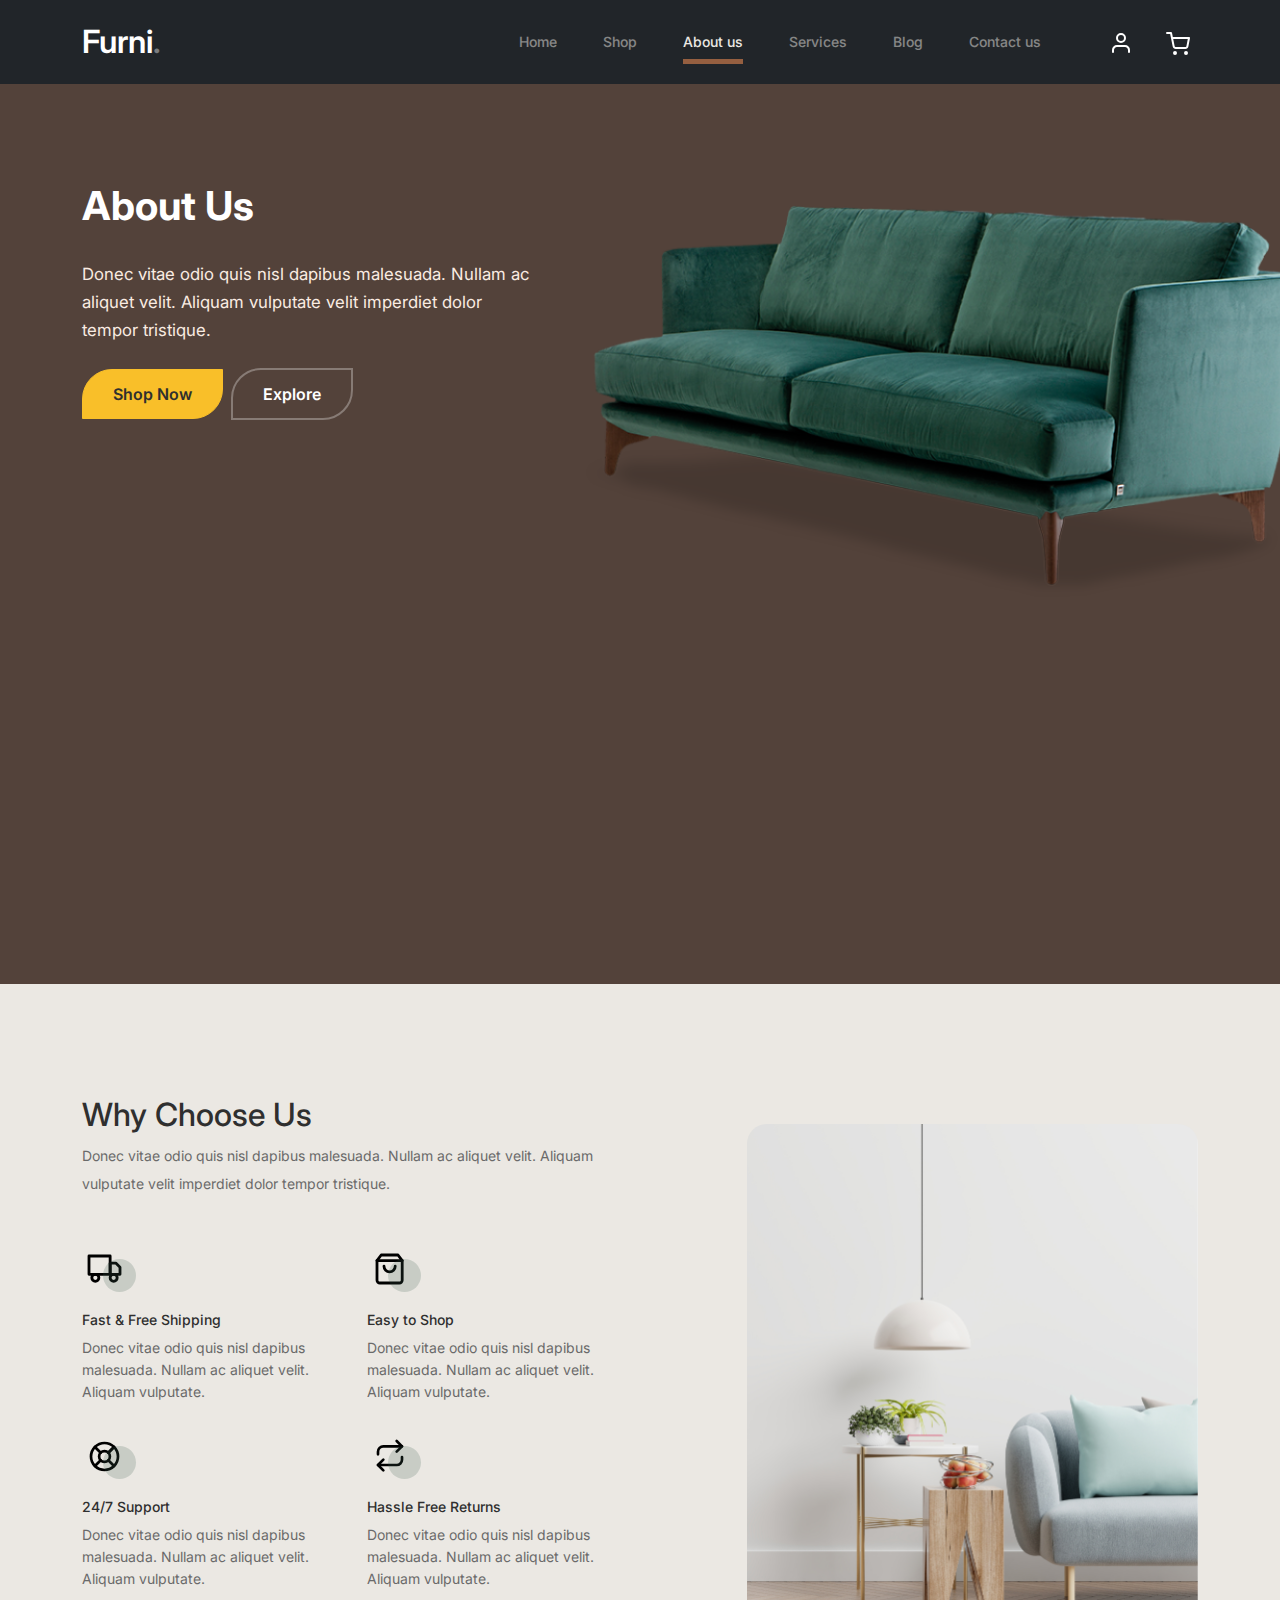
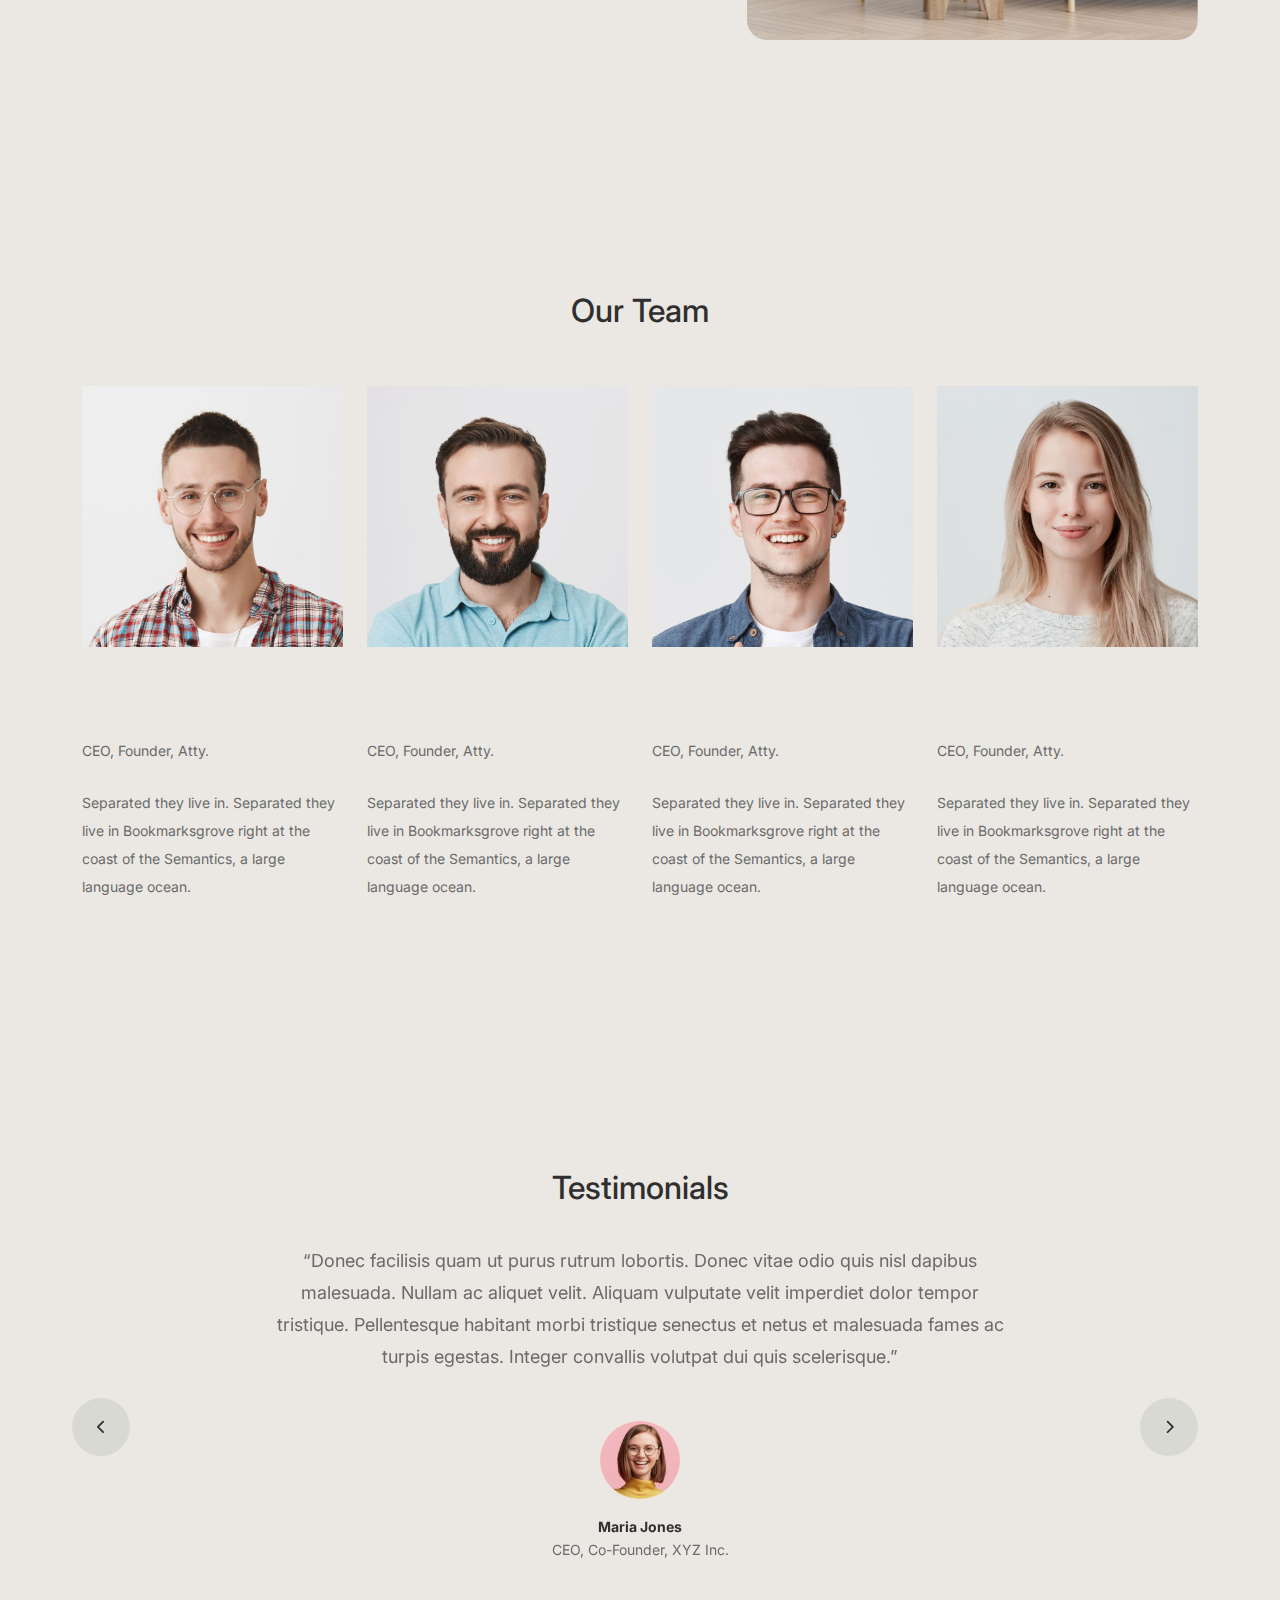
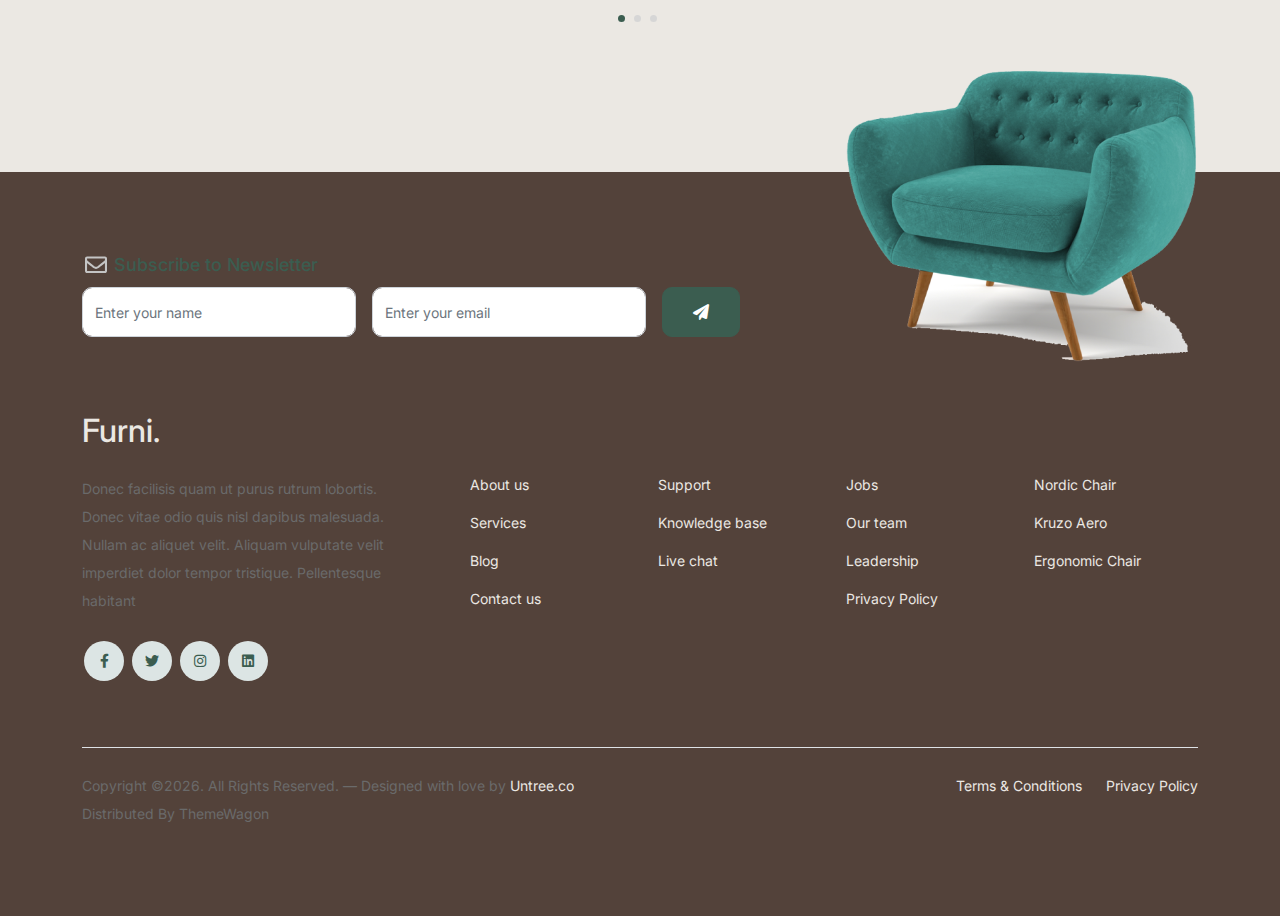
<file: about.html>
<!-- /*
* Bootstrap 5
* Template Name: Furni
* Template Author: Untree.co
* Template URI: https://untree.co/
* License: https://creativecommons.org/licenses/by/3.0/
*/ -->
<!doctype html>
<html lang="en">
<head>
  <meta charset="utf-8">
  <meta name="viewport" content="width=device-width, initial-scale=1, shrink-to-fit=no">
  <meta name="author" content="Untree.co">
  <link rel="shortcut icon" href="favicon.png">

  <meta name="description" content="" />
  <meta name="keywords" content="bootstrap, bootstrap4" />

		<!-- Bootstrap CSS -->
		<link href="css/bootstrap.min.css" rel="stylesheet">
		<link href="https://cdnjs.cloudflare.com/ajax/libs/font-awesome/6.0.0-beta3/css/all.min.css" rel="stylesheet">
		<link href="css/tiny-slider.css" rel="stylesheet">
		<link href="css/style.css" rel="stylesheet">
		<title>Furni Free Bootstrap 5 Template for Furniture and Interior Design Websites by Untree.co </title>
	</head>

	<body>

		<!-- Start Header/Navigation -->
		<nav class="custom-navbar navbar navbar navbar-expand-md navbar-dark bg-dark" arial-label="Furni navigation bar">

			<div class="container">
				<a class="navbar-brand" href="index.html">Furni<span>.</span></a>

				<button class="navbar-toggler" type="button" data-bs-toggle="collapse" data-bs-target="#navbarsFurni" aria-controls="navbarsFurni" aria-expanded="false" aria-label="Toggle navigation">
					<span class="navbar-toggler-icon"></span>
				</button>

				<div class="collapse navbar-collapse" id="navbarsFurni">
					<ul class="custom-navbar-nav navbar-nav ms-auto mb-2 mb-md-0">
						<li class="nav-item ">
							<a class="nav-link" href="index.html">Home</a>
						</li>
						<li><a class="nav-link" href="shop.html">Shop</a></li>
						<li class="active"><a class="nav-link" href="about.html">About us</a></li>
						<li><a class="nav-link" href="services.html">Services</a></li>
						<li><a class="nav-link" href="blog.html">Blog</a></li>
						<li><a class="nav-link" href="contact.html">Contact us</a></li>
					</ul>

					<ul class="custom-navbar-cta navbar-nav mb-2 mb-md-0 ms-5">
						<li><a class="nav-link" href="#"><img src="images/user.svg"></a></li>
						<li><a class="nav-link" href="cart.html"><img src="images/cart.svg"></a></li>
					</ul>
				</div>
			</div>
				
		</nav>
		<!-- End Header/Navigation -->

		<!-- Start Hero Section -->
			<div class="hero">
				<div class="container">
					<div class="row justify-content-between">
						<div class="col-lg-5">
							<div class="intro-excerpt">
								<h1>About Us</h1>
								<p class="mb-4">Donec vitae odio quis nisl dapibus malesuada. Nullam ac aliquet velit. Aliquam vulputate velit imperdiet dolor tempor tristique.</p>
								<p><a href="" class="btn btn-secondary me-2">Shop Now</a><a href="#" class="btn btn-white-outline">Explore</a></p>
							</div>
						</div>
						<div class="col-lg-7">
							<div class="hero-img-wrap">
								<img src="images/couch.png" class="img-fluid">
							</div>
						</div>
					</div>
				</div>
			</div>
		<!-- End Hero Section -->

		

		<!-- Start Why Choose Us Section -->
		<div class="why-choose-section">
			<div class="container">
				<div class="row justify-content-between align-items-center">
					<div class="col-lg-6">
						<h2 class="section-title">Why Choose Us</h2>
						<p>Donec vitae odio quis nisl dapibus malesuada. Nullam ac aliquet velit. Aliquam vulputate velit imperdiet dolor tempor tristique.</p>

						<div class="row my-5">
							<div class="col-6 col-md-6">
								<div class="feature">
									<div class="icon">
										<img src="images/truck.svg" alt="Image" class="imf-fluid">
									</div>
									<h3>Fast &amp; Free Shipping</h3>
									<p>Donec vitae odio quis nisl dapibus malesuada. Nullam ac aliquet velit. Aliquam vulputate.</p>
								</div>
							</div>

							<div class="col-6 col-md-6">
								<div class="feature">
									<div class="icon">
										<img src="images/bag.svg" alt="Image" class="imf-fluid">
									</div>
									<h3>Easy to Shop</h3>
									<p>Donec vitae odio quis nisl dapibus malesuada. Nullam ac aliquet velit. Aliquam vulputate.</p>
								</div>
							</div>

							<div class="col-6 col-md-6">
								<div class="feature">
									<div class="icon">
										<img src="images/support.svg" alt="Image" class="imf-fluid">
									</div>
									<h3>24/7 Support</h3>
									<p>Donec vitae odio quis nisl dapibus malesuada. Nullam ac aliquet velit. Aliquam vulputate.</p>
								</div>
							</div>

							<div class="col-6 col-md-6">
								<div class="feature">
									<div class="icon">
										<img src="images/return.svg" alt="Image" class="imf-fluid">
									</div>
									<h3>Hassle Free Returns</h3>
									<p>Donec vitae odio quis nisl dapibus malesuada. Nullam ac aliquet velit. Aliquam vulputate.</p>
								</div>
							</div>

						</div>
					</div>

					<div class="col-lg-5">
						<div class="img-wrap">
							<img src="images/why-choose-us-img.jpg" alt="Image" class="img-fluid">
						</div>
					</div>

				</div>
			</div>
		</div>
		<!-- End Why Choose Us Section -->

		<!-- Start Team Section -->
		<div class="untree_co-section">
			<div class="container">

				<div class="row mb-5">
					<div class="col-lg-5 mx-auto text-center">
						<h2 class="section-title">Our Team</h2>
					</div>
				</div>

				<div class="row">

					<!-- Start Column 1 -->
					<div class="col-12 col-md-6 col-lg-3 mb-5 mb-md-0">
						<img src="images/person_1.jpg" class="img-fluid mb-5">
						<h3 clas><a href="#"><span class="">Lawson</span> Arnold</a></h3>
            <span class="d-block position mb-4">CEO, Founder, Atty.</span>
            <p>Separated they live in.
            Separated they live in Bookmarksgrove right at the coast of the Semantics, a large language ocean.</p>
            <p class="mb-0"><a href="#" class="more dark">Learn More <span class="icon-arrow_forward"></span></a></p>
					</div> 
					<!-- End Column 1 -->

					<!-- Start Column 2 -->
					<div class="col-12 col-md-6 col-lg-3 mb-5 mb-md-0">
						<img src="images/person_2.jpg" class="img-fluid mb-5">

						<h3 clas><a href="#"><span class="">Jeremy</span> Walker</a></h3>
            <span class="d-block position mb-4">CEO, Founder, Atty.</span>
            <p>Separated they live in.
            Separated they live in Bookmarksgrove right at the coast of the Semantics, a large language ocean.</p>
            <p class="mb-0"><a href="#" class="more dark">Learn More <span class="icon-arrow_forward"></span></a></p>

					</div> 
					<!-- End Column 2 -->

					<!-- Start Column 3 -->
					<div class="col-12 col-md-6 col-lg-3 mb-5 mb-md-0">
						<img src="images/person_3.jpg" class="img-fluid mb-5">
						<h3 clas><a href="#"><span class="">Patrik</span> White</a></h3>
            <span class="d-block position mb-4">CEO, Founder, Atty.</span>
            <p>Separated they live in.
            Separated they live in Bookmarksgrove right at the coast of the Semantics, a large language ocean.</p>
            <p class="mb-0"><a href="#" class="more dark">Learn More <span class="icon-arrow_forward"></span></a></p>
					</div> 
					<!-- End Column 3 -->

					<!-- Start Column 4 -->
					<div class="col-12 col-md-6 col-lg-3 mb-5 mb-md-0">
						<img src="images/person_4.jpg" class="img-fluid mb-5">

						<h3 clas><a href="#"><span class="">Kathryn</span> Ryan</a></h3>
            <span class="d-block position mb-4">CEO, Founder, Atty.</span>
            <p>Separated they live in.
            Separated they live in Bookmarksgrove right at the coast of the Semantics, a large language ocean.</p>
            <p class="mb-0"><a href="#" class="more dark">Learn More <span class="icon-arrow_forward"></span></a></p>

          
					</div> 
					<!-- End Column 4 -->

					

				</div>
			</div>
		</div>
		<!-- End Team Section -->

		

		<!-- Start Testimonial Slider -->
		<div class="testimonial-section before-footer-section">
			<div class="container">
				<div class="row">
					<div class="col-lg-7 mx-auto text-center">
						<h2 class="section-title">Testimonials</h2>
					</div>
				</div>

				<div class="row justify-content-center">
					<div class="col-lg-12">
						<div class="testimonial-slider-wrap text-center">

							<div id="testimonial-nav">
								<span class="prev" data-controls="prev"><span class="fa fa-chevron-left"></span></span>
								<span class="next" data-controls="next"><span class="fa fa-chevron-right"></span></span>
							</div>

							<div class="testimonial-slider">
								
								<div class="item">
									<div class="row justify-content-center">
										<div class="col-lg-8 mx-auto">

											<div class="testimonial-block text-center">
												<blockquote class="mb-5">
													<p>&ldquo;Donec facilisis quam ut purus rutrum lobortis. Donec vitae odio quis nisl dapibus malesuada. Nullam ac aliquet velit. Aliquam vulputate velit imperdiet dolor tempor tristique. Pellentesque habitant morbi tristique senectus et netus et malesuada fames ac turpis egestas. Integer convallis volutpat dui quis scelerisque.&rdquo;</p>
												</blockquote>

												<div class="author-info">
													<div class="author-pic">
														<img src="images/person-1.png" alt="Maria Jones" class="img-fluid">
													</div>
													<h3 class="font-weight-bold">Maria Jones</h3>
													<span class="position d-block mb-3">CEO, Co-Founder, XYZ Inc.</span>
												</div>
											</div>

										</div>
									</div>
								</div> 
								<!-- END item -->

								<div class="item">
									<div class="row justify-content-center">
										<div class="col-lg-8 mx-auto">

											<div class="testimonial-block text-center">
												<blockquote class="mb-5">
													<p>&ldquo;Donec facilisis quam ut purus rutrum lobortis. Donec vitae odio quis nisl dapibus malesuada. Nullam ac aliquet velit. Aliquam vulputate velit imperdiet dolor tempor tristique. Pellentesque habitant morbi tristique senectus et netus et malesuada fames ac turpis egestas. Integer convallis volutpat dui quis scelerisque.&rdquo;</p>
												</blockquote>

												<div class="author-info">
													<div class="author-pic">
														<img src="images/person-1.png" alt="Maria Jones" class="img-fluid">
													</div>
													<h3 class="font-weight-bold">Maria Jones</h3>
													<span class="position d-block mb-3">CEO, Co-Founder, XYZ Inc.</span>
												</div>
											</div>

										</div>
									</div>
								</div> 
								<!-- END item -->

								<div class="item">
									<div class="row justify-content-center">
										<div class="col-lg-8 mx-auto">

											<div class="testimonial-block text-center">
												<blockquote class="mb-5">
													<p>&ldquo;Donec facilisis quam ut purus rutrum lobortis. Donec vitae odio quis nisl dapibus malesuada. Nullam ac aliquet velit. Aliquam vulputate velit imperdiet dolor tempor tristique. Pellentesque habitant morbi tristique senectus et netus et malesuada fames ac turpis egestas. Integer convallis volutpat dui quis scelerisque.&rdquo;</p>
												</blockquote>

												<div class="author-info">
													<div class="author-pic">
														<img src="images/person-1.png" alt="Maria Jones" class="img-fluid">
													</div>
													<h3 class="font-weight-bold">Maria Jones</h3>
													<span class="position d-block mb-3">CEO, Co-Founder, XYZ Inc.</span>
												</div>
											</div>

										</div>
									</div>
								</div> 
								<!-- END item -->

							</div>

						</div>
					</div>
				</div>
			</div>
		</div>
		<!-- End Testimonial Slider -->

		

		<!-- Start Footer Section -->
		<footer class="footer-section">
			<div class="container relative">

				<div class="sofa-img">
					<img src="images/sofa.png" alt="Image" class="img-fluid">
				</div>

				<div class="row">
					<div class="col-lg-8">
						<div class="subscription-form">
							<h3 class="d-flex align-items-center"><span class="me-1"><img src="images/envelope-outline.svg" alt="Image" class="img-fluid"></span><span>Subscribe to Newsletter</span></h3>

							<form action="#" class="row g-3">
								<div class="col-auto">
									<input type="text" class="form-control" placeholder="Enter your name">
								</div>
								<div class="col-auto">
									<input type="email" class="form-control" placeholder="Enter your email">
								</div>
								<div class="col-auto">
									<button class="btn btn-primary">
										<span class="fa fa-paper-plane"></span>
									</button>
								</div>
							</form>

						</div>
					</div>
				</div>

				<div class="row g-5 mb-5">
					<div class="col-lg-4">
						<div class="mb-4 footer-logo-wrap"><a href="#" class="footer-logo">Furni<span>.</span></a></div>
						<p class="mb-4">Donec facilisis quam ut purus rutrum lobortis. Donec vitae odio quis nisl dapibus malesuada. Nullam ac aliquet velit. Aliquam vulputate velit imperdiet dolor tempor tristique. Pellentesque habitant</p>

						<ul class="list-unstyled custom-social">
							<li><a href="#"><span class="fa fa-brands fa-facebook-f"></span></a></li>
							<li><a href="#"><span class="fa fa-brands fa-twitter"></span></a></li>
							<li><a href="#"><span class="fa fa-brands fa-instagram"></span></a></li>
							<li><a href="#"><span class="fa fa-brands fa-linkedin"></span></a></li>
						</ul>
					</div>

					<div class="col-lg-8">
						<div class="row links-wrap">
							<div class="col-6 col-sm-6 col-md-3">
								<ul class="list-unstyled">
									<li><a href="#">About us</a></li>
									<li><a href="#">Services</a></li>
									<li><a href="#">Blog</a></li>
									<li><a href="#">Contact us</a></li>
								</ul>
							</div>

							<div class="col-6 col-sm-6 col-md-3">
								<ul class="list-unstyled">
									<li><a href="#">Support</a></li>
									<li><a href="#">Knowledge base</a></li>
									<li><a href="#">Live chat</a></li>
								</ul>
							</div>

							<div class="col-6 col-sm-6 col-md-3">
								<ul class="list-unstyled">
									<li><a href="#">Jobs</a></li>
									<li><a href="#">Our team</a></li>
									<li><a href="#">Leadership</a></li>
									<li><a href="#">Privacy Policy</a></li>
								</ul>
							</div>

							<div class="col-6 col-sm-6 col-md-3">
								<ul class="list-unstyled">
									<li><a href="#">Nordic Chair</a></li>
									<li><a href="#">Kruzo Aero</a></li>
									<li><a href="#">Ergonomic Chair</a></li>
								</ul>
							</div>
						</div>
					</div>

				</div>

				<div class="border-top copyright">
					<div class="row pt-4">
						<div class="col-lg-6">
							<p class="mb-2 text-center text-lg-start">Copyright &copy;<script>document.write(new Date().getFullYear());</script>. All Rights Reserved. &mdash; Designed with love by <a href="https://untree.co">Untree.co</a> Distributed By <a hreff="https://themewagon.com">ThemeWagon</a>  <!-- License information: https://untree.co/license/ -->
            </p>
						</div>

						<div class="col-lg-6 text-center text-lg-end">
							<ul class="list-unstyled d-inline-flex ms-auto">
								<li class="me-4"><a href="#">Terms &amp; Conditions</a></li>
								<li><a href="#">Privacy Policy</a></li>
							</ul>
						</div>

					</div>
				</div>

			</div>
		</footer>
		<!-- End Footer Section -->	


		<script src="js/bootstrap.bundle.min.js"></script>
		<script src="js/tiny-slider.js"></script>
		<script src="js/custom.js"></script>
	</body>

</html>
</file>
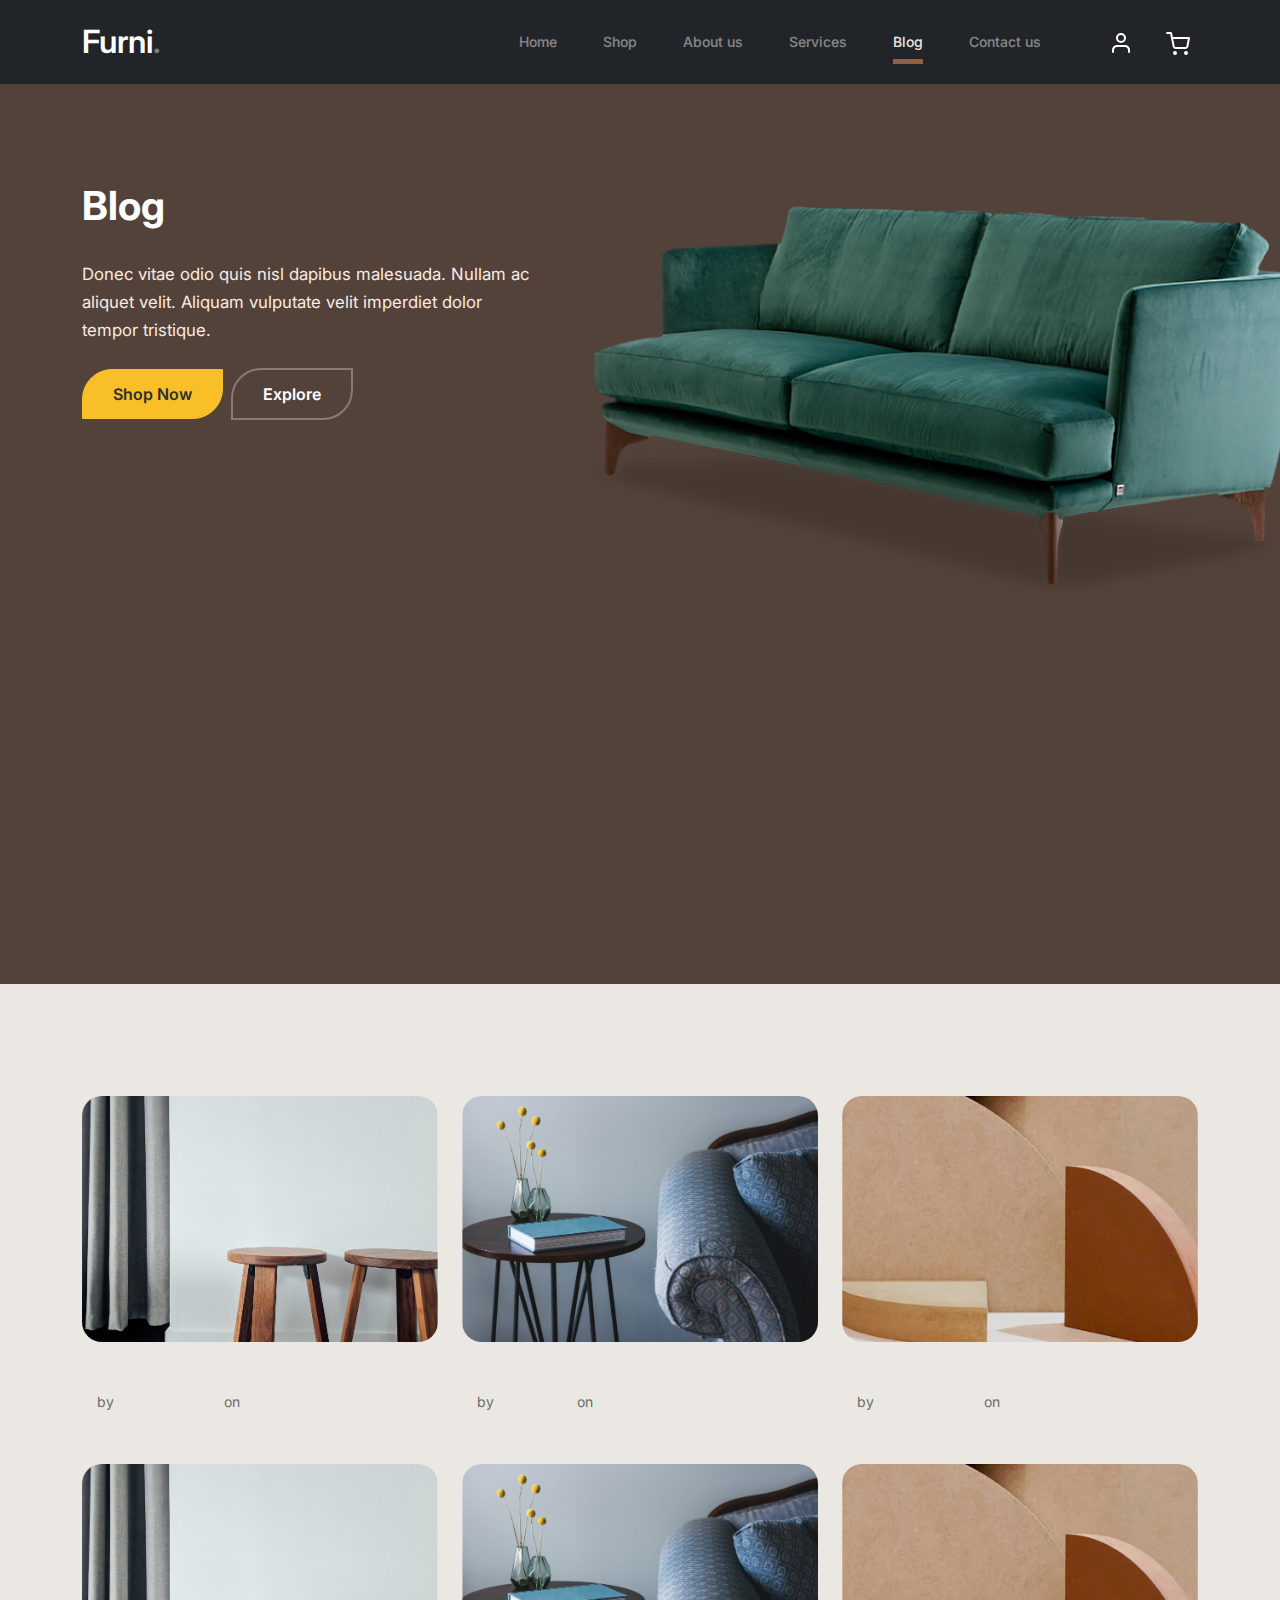
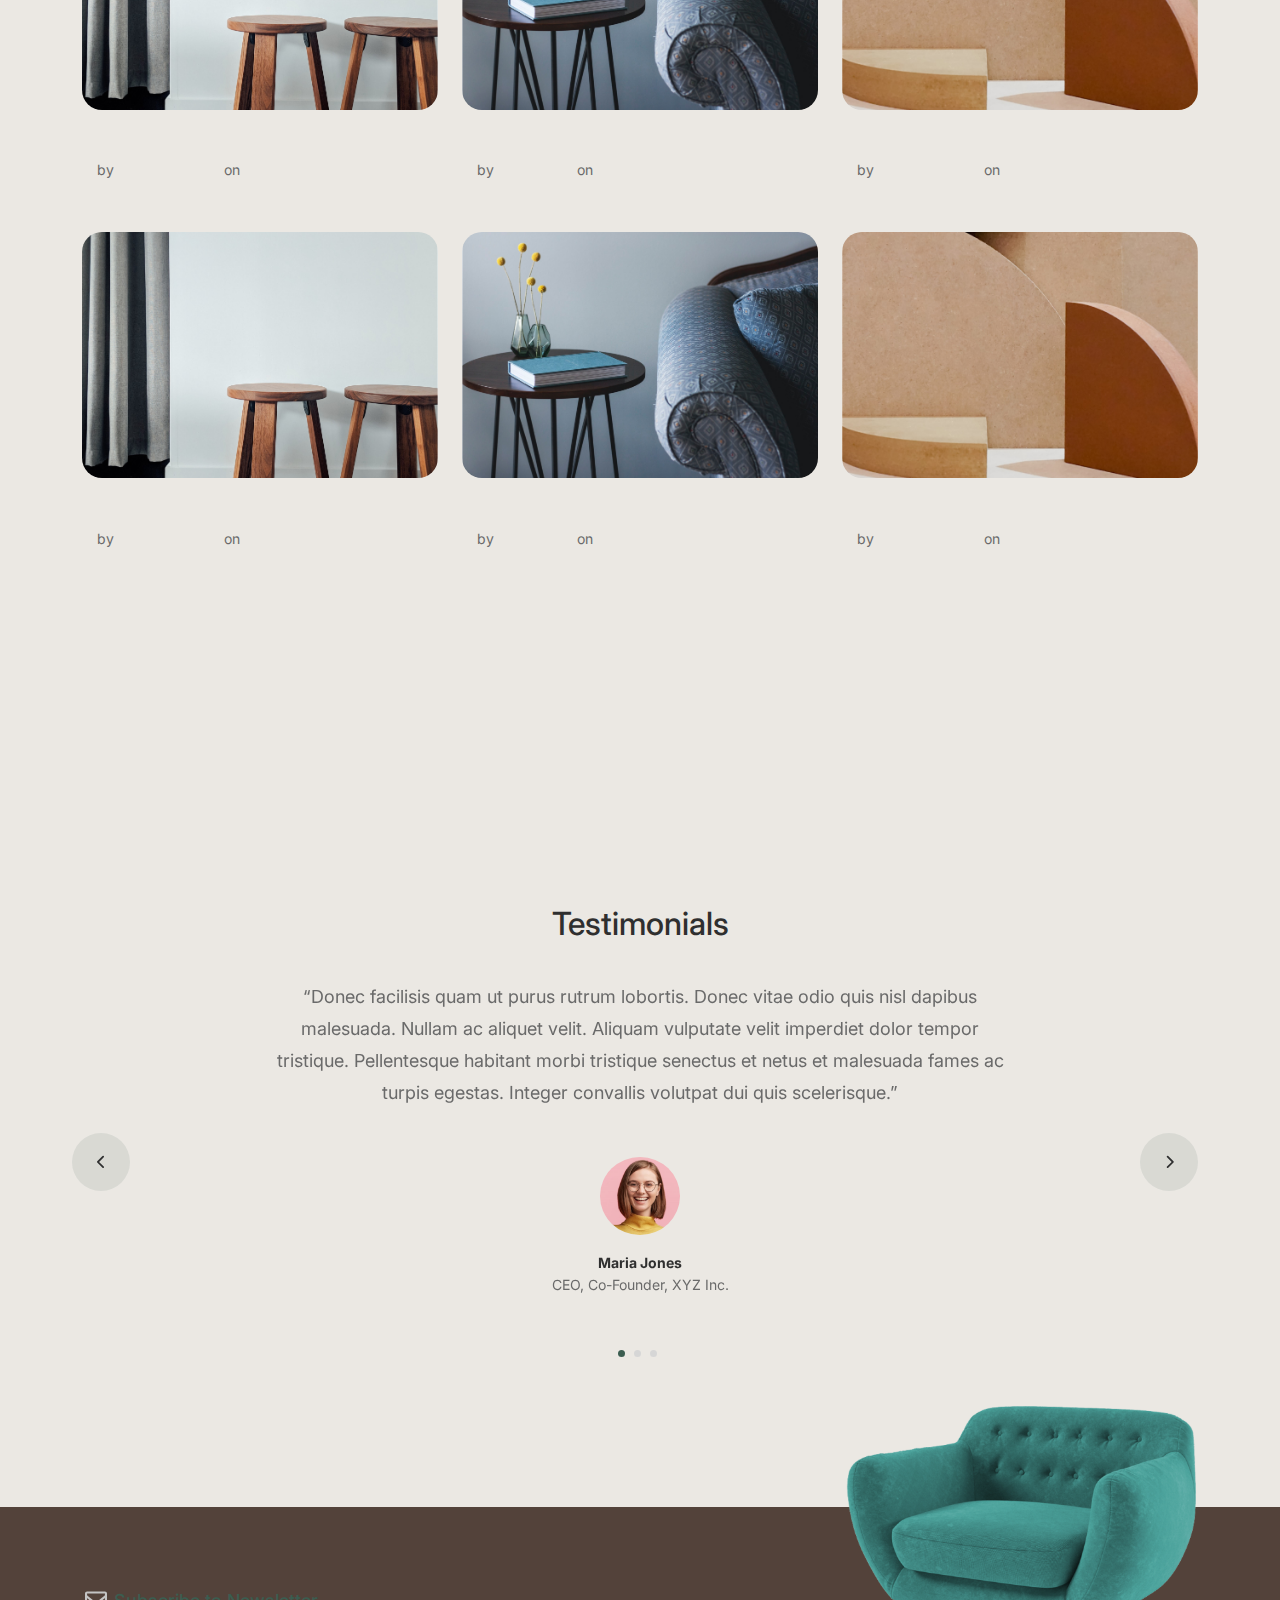
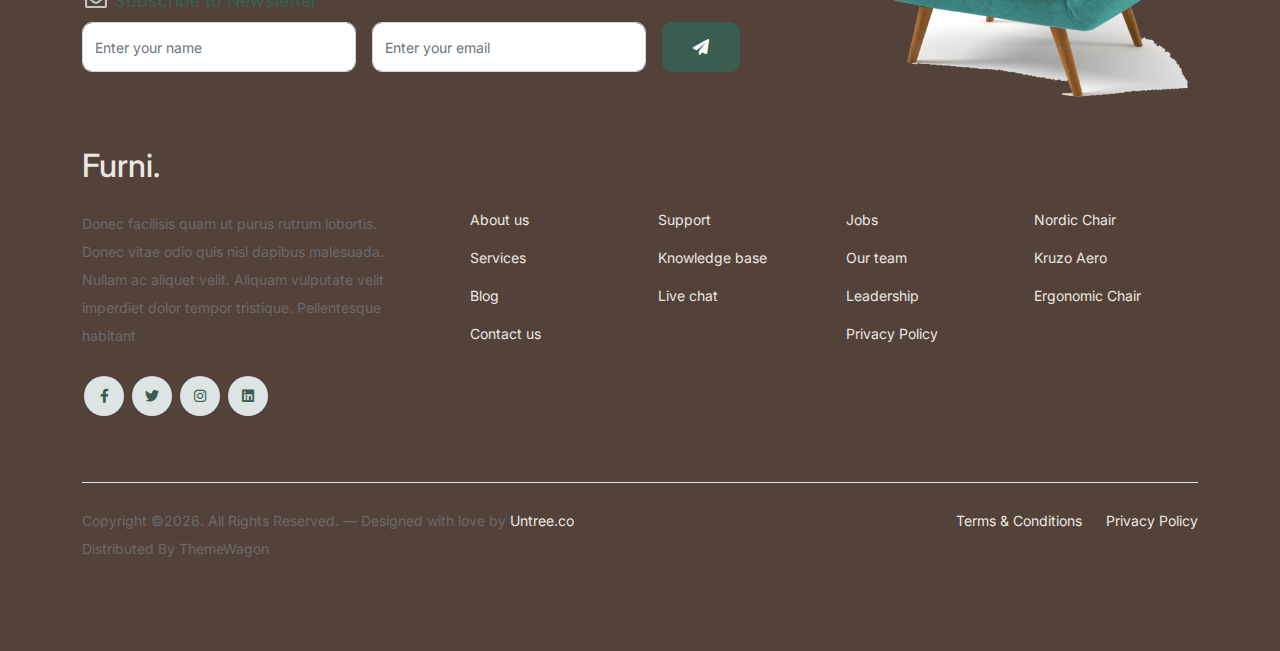
<file: blog.html>
<!-- /*
* Bootstrap 5
* Template Name: Furni
* Template Author: Untree.co
* Template URI: https://untree.co/
* License: https://creativecommons.org/licenses/by/3.0/
*/ -->
<!doctype html>
<html lang="en">
<head>
  <meta charset="utf-8">
  <meta name="viewport" content="width=device-width, initial-scale=1, shrink-to-fit=no">
  <meta name="author" content="Untree.co">
  <link rel="shortcut icon" href="favicon.png">

  <meta name="description" content="" />
  <meta name="keywords" content="bootstrap, bootstrap4" />

		<!-- Bootstrap CSS -->
		<link href="css/bootstrap.min.css" rel="stylesheet">
		<link href="https://cdnjs.cloudflare.com/ajax/libs/font-awesome/6.0.0-beta3/css/all.min.css" rel="stylesheet">
		<link href="css/tiny-slider.css" rel="stylesheet">
		<link href="css/style.css" rel="stylesheet">
		<title>Furni Free Bootstrap 5 Template for Furniture and Interior Design Websites by Untree.co </title>
	</head>

	<body>

		<!-- Start Header/Navigation -->
		<nav class="custom-navbar navbar navbar navbar-expand-md navbar-dark bg-dark" arial-label="Furni navigation bar">

			<div class="container">
				<a class="navbar-brand" href="index.html">Furni<span>.</span></a>

				<button class="navbar-toggler" type="button" data-bs-toggle="collapse" data-bs-target="#navbarsFurni" aria-controls="navbarsFurni" aria-expanded="false" aria-label="Toggle navigation">
					<span class="navbar-toggler-icon"></span>
				</button>

				<div class="collapse navbar-collapse" id="navbarsFurni">
					<ul class="custom-navbar-nav navbar-nav ms-auto mb-2 mb-md-0">
						<li class="nav-item">
							<a class="nav-link" href="index.html">Home</a>
						</li>
						<li><a class="nav-link" href="shop.html">Shop</a></li>
						<li><a class="nav-link" href="about.html">About us</a></li>
						<li><a class="nav-link" href="services.html">Services</a></li>
						<li class="active"><a class="nav-link" href="blog.html">Blog</a></li>
						<li><a class="nav-link" href="contact.html">Contact us</a></li>
					</ul>

					<ul class="custom-navbar-cta navbar-nav mb-2 mb-md-0 ms-5">
						<li><a class="nav-link" href="#"><img src="images/user.svg"></a></li>
						<li><a class="nav-link" href="cart.html"><img src="images/cart.svg"></a></li>
					</ul>
				</div>
			</div>
				
		</nav>
		<!-- End Header/Navigation -->

		<!-- Start Hero Section -->
			<div class="hero">
				<div class="container">
					<div class="row justify-content-between">
						<div class="col-lg-5">
							<div class="intro-excerpt">
								<h1>Blog</h1>
								<p class="mb-4">Donec vitae odio quis nisl dapibus malesuada. Nullam ac aliquet velit. Aliquam vulputate velit imperdiet dolor tempor tristique.</p>
								<p><a href="" class="btn btn-secondary me-2">Shop Now</a><a href="#" class="btn btn-white-outline">Explore</a></p>
							</div>
						</div>
						<div class="col-lg-7">
							<div class="hero-img-wrap">
								<img src="images/couch.png" class="img-fluid">
							</div>
						</div>
					</div>
				</div>
			</div>
		<!-- End Hero Section -->

		

		<!-- Start Blog Section -->
		<div class="blog-section">
			<div class="container">
				
				<div class="row">

					<div class="col-12 col-sm-6 col-md-4 mb-5">
						<div class="post-entry">
							<a href="#" class="post-thumbnail"><img src="images/post-1.jpg" alt="Image" class="img-fluid"></a>
							<div class="post-content-entry">
								<h3><a href="#">First Time Home Owner Ideas</a></h3>
								<div class="meta">
									<span>by <a href="#">Kristin Watson</a></span> <span>on <a href="#">Dec 19, 2021</a></span>
								</div>
							</div>
						</div>
					</div>

					<div class="col-12 col-sm-6 col-md-4 mb-5">
						<div class="post-entry">
							<a href="#" class="post-thumbnail"><img src="images/post-2.jpg" alt="Image" class="img-fluid"></a>
							<div class="post-content-entry">
								<h3><a href="#">How To Keep Your Furniture Clean</a></h3>
								<div class="meta">
									<span>by <a href="#">Robert Fox</a></span> <span>on <a href="#">Dec 15, 2021</a></span>
								</div>
							</div>
						</div>
					</div>

					<div class="col-12 col-sm-6 col-md-4 mb-5">
						<div class="post-entry">
							<a href="#" class="post-thumbnail"><img src="images/post-3.jpg" alt="Image" class="img-fluid"></a>
							<div class="post-content-entry">
								<h3><a href="#">Small Space Furniture Apartment Ideas</a></h3>
								<div class="meta">
									<span>by <a href="#">Kristin Watson</a></span> <span>on <a href="#">Dec 12, 2021</a></span>
								</div>
							</div>
						</div>
					</div>

					<div class="col-12 col-sm-6 col-md-4 mb-5">
						<div class="post-entry">
							<a href="#" class="post-thumbnail"><img src="images/post-1.jpg" alt="Image" class="img-fluid"></a>
							<div class="post-content-entry">
								<h3><a href="#">First Time Home Owner Ideas</a></h3>
								<div class="meta">
									<span>by <a href="#">Kristin Watson</a></span> <span>on <a href="#">Dec 19, 2021</a></span>
								</div>
							</div>
						</div>
					</div>

					<div class="col-12 col-sm-6 col-md-4 mb-5">
						<div class="post-entry">
							<a href="#" class="post-thumbnail"><img src="images/post-2.jpg" alt="Image" class="img-fluid"></a>
							<div class="post-content-entry">
								<h3><a href="#">How To Keep Your Furniture Clean</a></h3>
								<div class="meta">
									<span>by <a href="#">Robert Fox</a></span> <span>on <a href="#">Dec 15, 2021</a></span>
								</div>
							</div>
						</div>
					</div>

					<div class="col-12 col-sm-6 col-md-4 mb-5">
						<div class="post-entry">
							<a href="#" class="post-thumbnail"><img src="images/post-3.jpg" alt="Image" class="img-fluid"></a>
							<div class="post-content-entry">
								<h3><a href="#">Small Space Furniture Apartment Ideas</a></h3>
								<div class="meta">
									<span>by <a href="#">Kristin Watson</a></span> <span>on <a href="#">Dec 12, 2021</a></span>
								</div>
							</div>
						</div>
					</div>

					<div class="col-12 col-sm-6 col-md-4 mb-5">
						<div class="post-entry">
							<a href="#" class="post-thumbnail"><img src="images/post-1.jpg" alt="Image" class="img-fluid"></a>
							<div class="post-content-entry">
								<h3><a href="#">First Time Home Owner Ideas</a></h3>
								<div class="meta">
									<span>by <a href="#">Kristin Watson</a></span> <span>on <a href="#">Dec 19, 2021</a></span>
								</div>
							</div>
						</div>
					</div>

					<div class="col-12 col-sm-6 col-md-4 mb-5">
						<div class="post-entry">
							<a href="#" class="post-thumbnail"><img src="images/post-2.jpg" alt="Image" class="img-fluid"></a>
							<div class="post-content-entry">
								<h3><a href="#">How To Keep Your Furniture Clean</a></h3>
								<div class="meta">
									<span>by <a href="#">Robert Fox</a></span> <span>on <a href="#">Dec 15, 2021</a></span>
								</div>
							</div>
						</div>
					</div>

					<div class="col-12 col-sm-6 col-md-4 mb-5">
						<div class="post-entry">
							<a href="#" class="post-thumbnail"><img src="images/post-3.jpg" alt="Image" class="img-fluid"></a>
							<div class="post-content-entry">
								<h3><a href="#">Small Space Furniture Apartment Ideas</a></h3>
								<div class="meta">
									<span>by <a href="#">Kristin Watson</a></span> <span>on <a href="#">Dec 12, 2021</a></span>
								</div>
							</div>
						</div>
					</div>

				</div>
			</div>
		</div>
		<!-- End Blog Section -->	

		

		<!-- Start Testimonial Slider -->
		<div class="testimonial-section before-footer-section">
			<div class="container">
				<div class="row">
					<div class="col-lg-7 mx-auto text-center">
						<h2 class="section-title">Testimonials</h2>
					</div>
				</div>

				<div class="row justify-content-center">
					<div class="col-lg-12">
						<div class="testimonial-slider-wrap text-center">

							<div id="testimonial-nav">
								<span class="prev" data-controls="prev"><span class="fa fa-chevron-left"></span></span>
								<span class="next" data-controls="next"><span class="fa fa-chevron-right"></span></span>
							</div>

							<div class="testimonial-slider">
								
								<div class="item">
									<div class="row justify-content-center">
										<div class="col-lg-8 mx-auto">

											<div class="testimonial-block text-center">
												<blockquote class="mb-5">
													<p>&ldquo;Donec facilisis quam ut purus rutrum lobortis. Donec vitae odio quis nisl dapibus malesuada. Nullam ac aliquet velit. Aliquam vulputate velit imperdiet dolor tempor tristique. Pellentesque habitant morbi tristique senectus et netus et malesuada fames ac turpis egestas. Integer convallis volutpat dui quis scelerisque.&rdquo;</p>
												</blockquote>

												<div class="author-info">
													<div class="author-pic">
														<img src="images/person-1.png" alt="Maria Jones" class="img-fluid">
													</div>
													<h3 class="font-weight-bold">Maria Jones</h3>
													<span class="position d-block mb-3">CEO, Co-Founder, XYZ Inc.</span>
												</div>
											</div>

										</div>
									</div>
								</div> 
								<!-- END item -->

								<div class="item">
									<div class="row justify-content-center">
										<div class="col-lg-8 mx-auto">

											<div class="testimonial-block text-center">
												<blockquote class="mb-5">
													<p>&ldquo;Donec facilisis quam ut purus rutrum lobortis. Donec vitae odio quis nisl dapibus malesuada. Nullam ac aliquet velit. Aliquam vulputate velit imperdiet dolor tempor tristique. Pellentesque habitant morbi tristique senectus et netus et malesuada fames ac turpis egestas. Integer convallis volutpat dui quis scelerisque.&rdquo;</p>
												</blockquote>

												<div class="author-info">
													<div class="author-pic">
														<img src="images/person-1.png" alt="Maria Jones" class="img-fluid">
													</div>
													<h3 class="font-weight-bold">Maria Jones</h3>
													<span class="position d-block mb-3">CEO, Co-Founder, XYZ Inc.</span>
												</div>
											</div>

										</div>
									</div>
								</div> 
								<!-- END item -->

								<div class="item">
									<div class="row justify-content-center">
										<div class="col-lg-8 mx-auto">

											<div class="testimonial-block text-center">
												<blockquote class="mb-5">
													<p>&ldquo;Donec facilisis quam ut purus rutrum lobortis. Donec vitae odio quis nisl dapibus malesuada. Nullam ac aliquet velit. Aliquam vulputate velit imperdiet dolor tempor tristique. Pellentesque habitant morbi tristique senectus et netus et malesuada fames ac turpis egestas. Integer convallis volutpat dui quis scelerisque.&rdquo;</p>
												</blockquote>

												<div class="author-info">
													<div class="author-pic">
														<img src="images/person-1.png" alt="Maria Jones" class="img-fluid">
													</div>
													<h3 class="font-weight-bold">Maria Jones</h3>
													<span class="position d-block mb-3">CEO, Co-Founder, XYZ Inc.</span>
												</div>
											</div>

										</div>
									</div>
								</div> 
								<!-- END item -->

							</div>

						</div>
					</div>
				</div>
			</div>
		</div>
		<!-- End Testimonial Slider -->

		

		<!-- Start Footer Section -->
		<footer class="footer-section">
			<div class="container relative">

				<div class="sofa-img">
					<img src="images/sofa.png" alt="Image" class="img-fluid">
				</div>

				<div class="row">
					<div class="col-lg-8">
						<div class="subscription-form">
							<h3 class="d-flex align-items-center"><span class="me-1"><img src="images/envelope-outline.svg" alt="Image" class="img-fluid"></span><span>Subscribe to Newsletter</span></h3>

							<form action="#" class="row g-3">
								<div class="col-auto">
									<input type="text" class="form-control" placeholder="Enter your name">
								</div>
								<div class="col-auto">
									<input type="email" class="form-control" placeholder="Enter your email">
								</div>
								<div class="col-auto">
									<button class="btn btn-primary">
										<span class="fa fa-paper-plane"></span>
									</button>
								</div>
							</form>

						</div>
					</div>
				</div>

				<div class="row g-5 mb-5">
					<div class="col-lg-4">
						<div class="mb-4 footer-logo-wrap"><a href="#" class="footer-logo">Furni<span>.</span></a></div>
						<p class="mb-4">Donec facilisis quam ut purus rutrum lobortis. Donec vitae odio quis nisl dapibus malesuada. Nullam ac aliquet velit. Aliquam vulputate velit imperdiet dolor tempor tristique. Pellentesque habitant</p>

						<ul class="list-unstyled custom-social">
							<li><a href="#"><span class="fa fa-brands fa-facebook-f"></span></a></li>
							<li><a href="#"><span class="fa fa-brands fa-twitter"></span></a></li>
							<li><a href="#"><span class="fa fa-brands fa-instagram"></span></a></li>
							<li><a href="#"><span class="fa fa-brands fa-linkedin"></span></a></li>
						</ul>
					</div>

					<div class="col-lg-8">
						<div class="row links-wrap">
							<div class="col-6 col-sm-6 col-md-3">
								<ul class="list-unstyled">
									<li><a href="#">About us</a></li>
									<li><a href="#">Services</a></li>
									<li><a href="#">Blog</a></li>
									<li><a href="#">Contact us</a></li>
								</ul>
							</div>

							<div class="col-6 col-sm-6 col-md-3">
								<ul class="list-unstyled">
									<li><a href="#">Support</a></li>
									<li><a href="#">Knowledge base</a></li>
									<li><a href="#">Live chat</a></li>
								</ul>
							</div>

							<div class="col-6 col-sm-6 col-md-3">
								<ul class="list-unstyled">
									<li><a href="#">Jobs</a></li>
									<li><a href="#">Our team</a></li>
									<li><a href="#">Leadership</a></li>
									<li><a href="#">Privacy Policy</a></li>
								</ul>
							</div>

							<div class="col-6 col-sm-6 col-md-3">
								<ul class="list-unstyled">
									<li><a href="#">Nordic Chair</a></li>
									<li><a href="#">Kruzo Aero</a></li>
									<li><a href="#">Ergonomic Chair</a></li>
								</ul>
							</div>
						</div>
					</div>

				</div>

				<div class="border-top copyright">
					<div class="row pt-4">
						<div class="col-lg-6">
							<p class="mb-2 text-center text-lg-start">Copyright &copy;<script>document.write(new Date().getFullYear());</script>. All Rights Reserved. &mdash; Designed with love by <a href="https://untree.co">Untree.co</a> Distributed By <a hreff="https://themewagon.com">ThemeWagon</a>  <!-- License information: https://untree.co/license/ -->
            </p>
						</div>

						<div class="col-lg-6 text-center text-lg-end">
							<ul class="list-unstyled d-inline-flex ms-auto">
								<li class="me-4"><a href="#">Terms &amp; Conditions</a></li>
								<li><a href="#">Privacy Policy</a></li>
							</ul>
						</div>

					</div>
				</div>

			</div>
		</footer>
		<!-- End Footer Section -->	


		<script src="js/bootstrap.bundle.min.js"></script>
		<script src="js/tiny-slider.js"></script>
		<script src="js/custom.js"></script>
	</body>

</html>
</file>
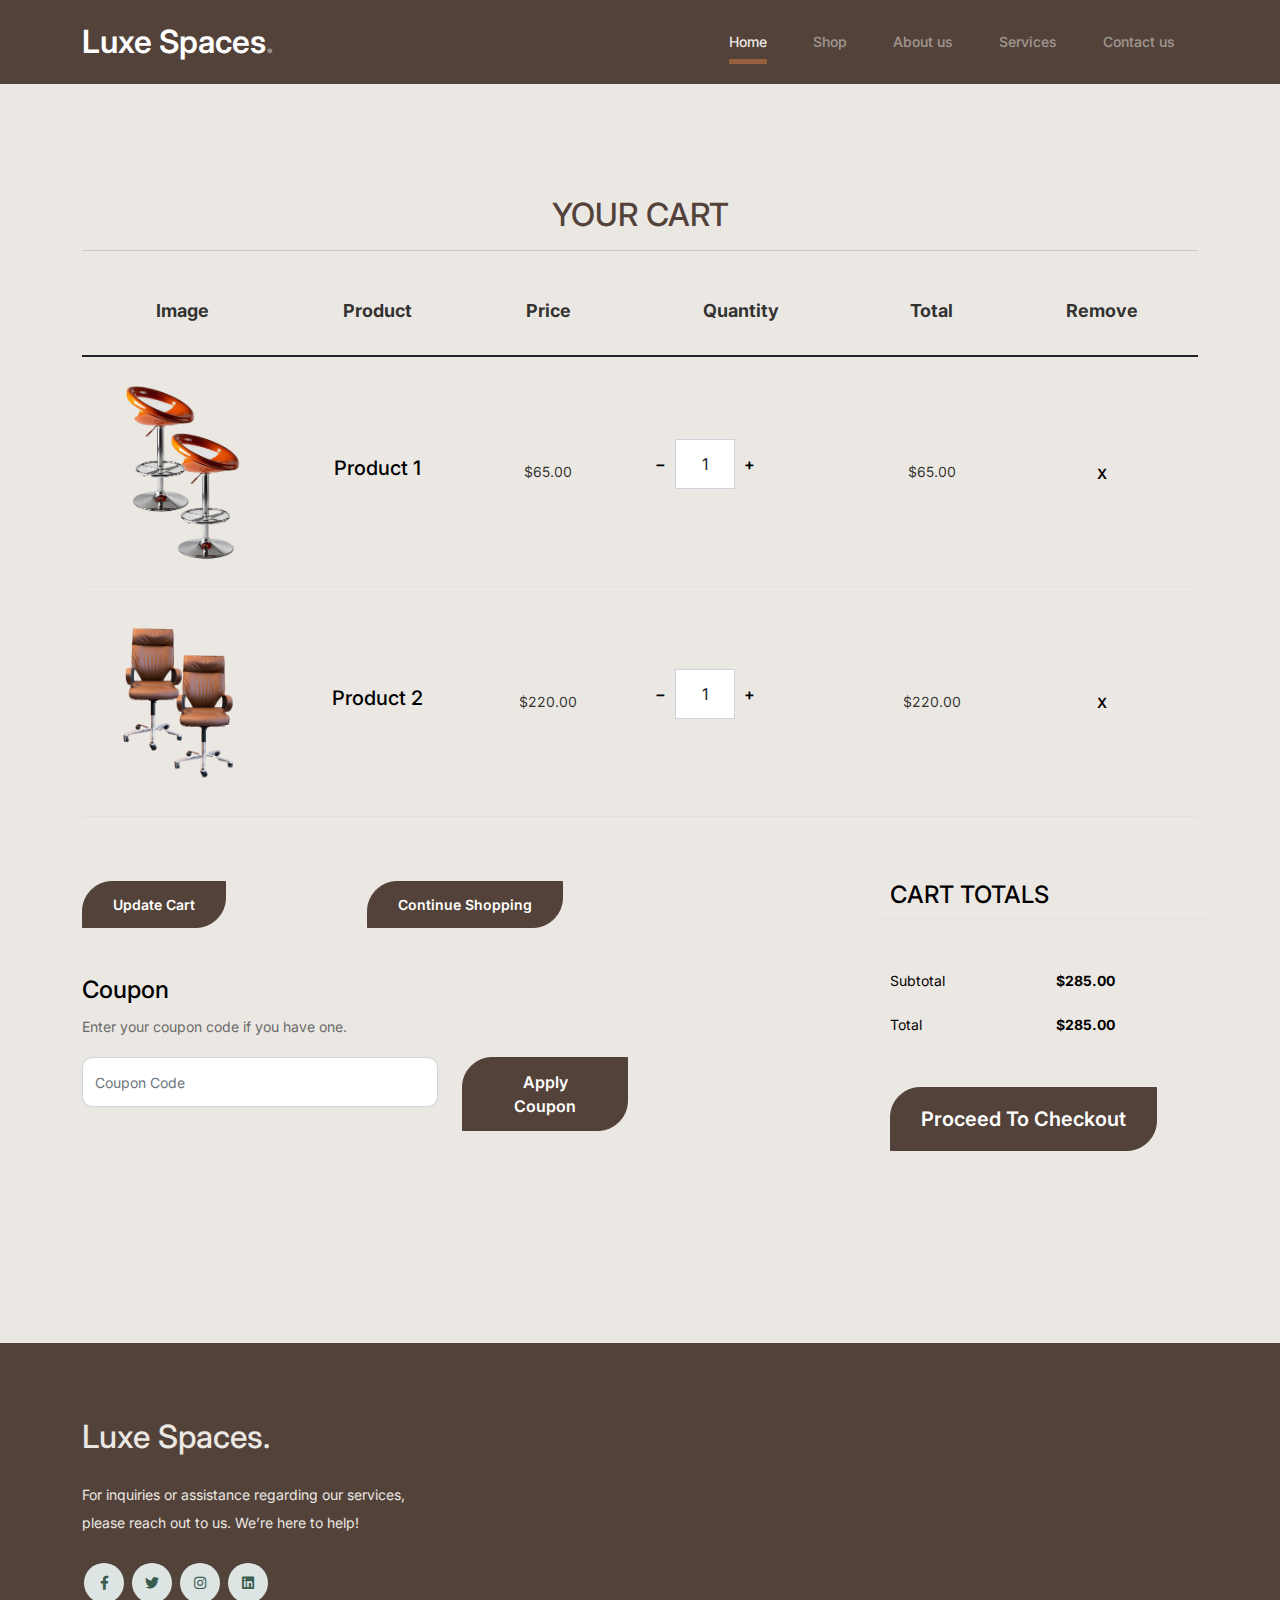
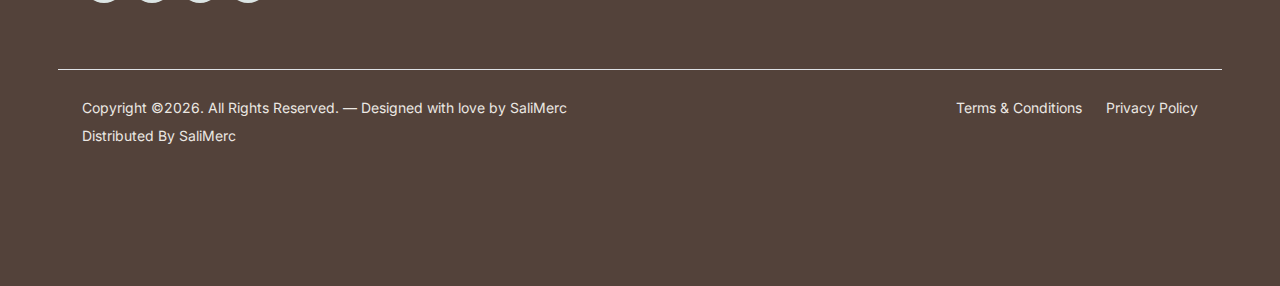
<file: cart.html>
<!-- /*
* Bootstrap 5
* Template Name: Furni
* Template Author: Untree.co
* Template URI: https://untree.co/
* License: https://creativecommons.org/licenses/by/3.0/
*/ -->
<!doctype html>
<html lang="en">
<head>
  <meta charset="utf-8">
  <meta name="viewport" content="width=device-width, initial-scale=1, shrink-to-fit=no">
  <meta name="author" content="Untree.co">
  <link rel="shortcut icon" href="./images/myimages/logo.png">

  <meta name="description" content="" />
  <meta name="interior design" content="bootstrap, bootstrap4" />

		<!-- Bootstrap CSS -->
		<link href="css/bootstrap.min.css" rel="stylesheet">
		<link href="https://cdnjs.cloudflare.com/ajax/libs/font-awesome/6.0.0-beta3/css/all.min.css" rel="stylesheet">
		<link href="css/tiny-slider.css" rel="stylesheet">
		<link href="css/style.css" rel="stylesheet">
		<title>Luxe Spaces </title>
	</head>

	<body>

		<!-- Start Header/Navigation -->
			<div class="nav-hero">
		<nav class="custom-navbar navbar navbar navbar-expand-md navbar-dark" arial-label="Furni navigation bar">

			<div class="container">
				<a class="navbar-brand" href="index.html">Luxe Spaces<span>.</span></a>

				<button class="navbar-toggler" type="button" data-bs-toggle="collapse" data-bs-target="#navbarsFurni" aria-controls="navbarsFurni" aria-expanded="false" aria-label="Toggle navigation">
					<span class="navbar-toggler-icon"></span>
				</button>

				<div class="collapse navbar-collapse" id="navbarsFurni">
					<ul class="custom-navbar-nav navbar-nav ms-auto mb-2 mb-md-0">
						<li class="nav-item active">
							<a class="nav-link" href="index.html">Home</a>
						</li>
<!--						<li><a class="nav-link" href="shop.html">Shop</a></li>-->
						<li><a class="nav-link" href="#product-section">Shop</a></li>
<!--						<li><a class="nav-link" href="about.html">About us</a></li>-->
						<li><a class="nav-link" href="#why-choose-us-section">About us</a></li>
<!--						<li><a class="nav-link" href="services.html">Services</a></li>-->
						<li><a class="nav-link" href="#we-help-section">Services</a></li>
<!--						<li><a class="nav-link" href="blog.html">Blog</a></li>-->
<!--						<li><a class="nav-link" href="contact.html">Contact us</a></li>-->
						<li><a class="nav-link" href="#contact-section">Contact us</a></li>
					</ul>

<!--					<ul class="custom-navbar-cta navbar-nav mb-2 mb-md-0 ms-5">-->
<!--						<li><a class="nav-link" href="#"><img src="images/user.svg"></a></li>-->
<!--						<li><a class="nav-link" href="cart.html"><img src="images/cart.svg"></a></li>-->
<!--					</ul>-->
				</div>
			</div>

		</nav>
		<!-- End Header/Navigation -->

		<!-- Start Hero Section -->
<!--			<div class="hero">-->
<!--				<div class="container">-->
<!--					<div class="row justify-content-between">-->
<!--						<div class="col-lg-5">-->
<!--							<div class="intro-excerpt">-->
<!--								<h1>Luxe Spaces /  <span class="d-block">Interior Design Studio</span></h1>-->
<!--								<p class="mb-4">We craft bespoke interiors that blend luxury, comfort, and modern elegance. From concept to creation, let us bring your dream space to life.</p>-->
<!--&lt;!&ndash;								<p><a href="" class="btn btn-secondary me-2">Shop Now</a>&ndash;&gt;-->
<!--									<p><a href="#product-section" class="btn btn-white-outline">Learn More</a></p>-->
<!--							</div>-->
<!--						</div>-->
<!--						<div class="col-lg-7">-->
<!--							<div class="hero-img-wrap">-->
<!--								<img src="images/myimages/transparent%20sofa.png" class="img-fluid" id="hero-image">-->
<!--							</div>-->
<!--						</div>-->
<!--					</div>-->
<!--				</div>-->
<!--			</div>-->
<!--		</div>-->
<!--		End of header section-->
<!--		commented header/nav-->
<!--		<nav class="custom-navbar navbar navbar navbar-expand-md navbar-dark bg-dark" arial-label="Furni navigation bar">-->

<!--			<div class="container">-->
<!--				<a class="navbar-brand" href="index.html">Furni<span>.</span></a>-->

<!--				<button class="navbar-toggler" type="button" data-bs-toggle="collapse" data-bs-target="#navbarsFurni" aria-controls="navbarsFurni" aria-expanded="false" aria-label="Toggle navigation">-->
<!--					<span class="navbar-toggler-icon"></span>-->
<!--				</button>-->

<!--				<div class="collapse navbar-collapse" id="navbarsFurni">-->
<!--					<ul class="custom-navbar-nav navbar-nav ms-auto mb-2 mb-md-0">-->
<!--						<li class="nav-item ">-->
<!--							<a class="nav-link" href="index.html">Home</a>-->
<!--						</li>-->
<!--						<li><a class="nav-link" href="shop.html">Shop</a></li>-->
<!--						<li><a class="nav-link" href="about.html">About us</a></li>-->
<!--						<li><a class="nav-link" href="services.html">Services</a></li>-->
<!--						<li><a class="nav-link" href="blog.html">Blog</a></li>-->
<!--						<li><a class="nav-link" href="contact.html">Contact us</a></li>-->
<!--					</ul>-->

<!--					<ul class="custom-navbar-cta navbar-nav mb-2 mb-md-0 ms-5">-->
<!--						<li><a class="nav-link" href="#"><img src="images/user.svg"></a></li>-->
<!--						<li><a class="nav-link" href="cart.html"><img src="images/cart.svg"></a></li>-->
<!--					</ul>-->
<!--				</div>-->
<!--			</div>-->
<!--				-->
<!--		</nav>-->
<!--		&lt;!&ndash; End Header/Navigation &ndash;&gt;-->

<!--		&lt;!&ndash; Start Hero Section &ndash;&gt;-->
<!--			<div class="hero">-->
<!--				<div class="container">-->
<!--					<div class="row justify-content-between">-->
<!--						<div class="col-lg-5">-->
<!--							<div class="intro-excerpt">-->
<!--								<h1>Cart</h1>-->
<!--							</div>-->
<!--						</div>-->
<!--						<div class="col-lg-7">-->
<!--							-->
<!--						</div>-->
<!--					</div>-->
<!--				</div>-->
<!--			</div>-->
<!--		&lt;!&ndash; End Hero Section &ndash;&gt;-->

<!--		-->

		<div class="untree_co-section before-footer-section">
            <div class="container">
              <div class="row mb-5">
                <form class="col-md-12" method="post">
                  <div class="site-blocks-table">
					  <h2 class="cart-head" style="color: #53423a; text-align: center">YOUR CART</h2>
					  <hr>
                    <table class="table">
                      <thead>
                        <tr>
                          <th class="product-thumbnail">Image</th>
                          <th class="product-name">Product</th>
                          <th class="product-price">Price</th>
                          <th class="product-quantity">Quantity</th>
                          <th class="product-total">Total</th>
                          <th class="product-remove">Remove</th>
                        </tr>
                      </thead>
                      <tbody>
                        <tr>
                          <td class="product-thumbnail">
                            <img src="images/myimages/barstool.png" alt="Image" class="img-fluid">
                          </td>
                          <td class="product-name">
                            <h2 class="h5 text-black">Product 1</h2>
                          </td>
                          <td>$65.00</td>
                          <td>
                            <div class="input-group mb-3 d-flex align-items-center quantity-container" style="max-width: 120px;">
                              <div class="input-group-prepend">
                                <button class="btn btn-outline-black decrease" type="button">&minus;</button>
                              </div>
                              <input type="text" class="form-control text-center quantity-amount" value="1" placeholder="" aria-label="Example text with button addon" aria-describedby="button-addon1">
                              <div class="input-group-append">
                                <button class="btn btn-outline-black increase" type="button">&plus;</button>
                              </div>
                            </div>
        
                          </td>
                          <td>$65.00</td>
                          <td><a href="#" class="btn btn-black btn-sm">X</a></td>
                        </tr>
        
                        <tr>
                          <td class="product-thumbnail">
                            <img src="images/myimages/ergo%20chair.png" alt="Image" class="img-fluid">
                          </td>
                          <td class="product-name">
                            <h2 class="h5 text-black">Product 2</h2>
                          </td>
                          <td>$220.00</td>
                          <td>
                            <div class="input-group mb-3 d-flex align-items-center quantity-container" style="max-width: 120px;">
                              <div class="input-group-prepend">
                                <button class="btn btn-outline-black decrease" type="button">&minus;</button>
                              </div>
                              <input type="text" class="form-control text-center quantity-amount" value="1" placeholder="" aria-label="Example text with button addon" aria-describedby="button-addon1">
                              <div class="input-group-append">
                                <button class="btn btn-outline-black increase" type="button">&plus;</button>
                              </div>
                            </div>
        
                          </td>
                          <td>$220.00</td>
                          <td><a href="#" class="btn btn-black btn-sm">X</a></td>
                        </tr>
                      </tbody>
                    </table>
                  </div>
                </form>
              </div>
        
              <div class="row">
                <div class="col-md-6">
                  <div class="row mb-5">
                    <div class="col-md-6 mb-3 mb-md-0">
                      <button class="btn btn-black btn-sm btn-block">Update Cart</button>
                    </div>
                    <div class="col-md-6">
                      <button class="btn btn-outline-black btn-sm btn-block">Continue Shopping</button>
                    </div>
                  </div>
                  <div class="row">
                    <div class="col-md-12">
                      <label class="text-black h4" for="coupon">Coupon</label>
                      <p>Enter your coupon code if you have one.</p>
                    </div>
                    <div class="col-md-8 mb-3 mb-md-0">
                      <input type="text" class="form-control py-3" id="coupon" placeholder="Coupon Code">
                    </div>
                    <div class="col-md-4">
                      <button class="btn btn-black">Apply Coupon</button>
                    </div>
                  </div>
                </div>
                <div class="col-md-6 pl-5">
                  <div class="row justify-content-end">
                    <div class="col-md-7">
                      <div class="row">
                        <div class="col-md-12 text-right border-bottom mb-5">
                          <h3 class="text-black h4 text-uppercase">Cart Totals</h3>
                        </div>
                      </div>
                      <div class="row mb-3">
                        <div class="col-md-6">
                          <span class="text-black">Subtotal</span>
                        </div>
                        <div class="col-md-6 text-right">
                          <strong class="text-black">$285.00</strong>
                        </div>
                      </div>
                      <div class="row mb-5">
                        <div class="col-md-6">
                          <span class="text-black">Total</span>
                        </div>
                        <div class="col-md-6 text-right">
                          <strong class="text-black">$285.00</strong>
                        </div>
                      </div>
        
                      <div class="row">
                        <div class="col-md-12">
                          <button class="btn btn-black btn-lg py-3 btn-block" onclick="window.location='checkout.html'">Proceed To Checkout</button>
                        </div>
                      </div>
                    </div>
                  </div>
                </div>
              </div>
            </div>
          </div>
		

		<!-- Start Footer Section -->
			<footer class="footer-section container-fluid" id="contact-section">
			<div class="container relative">
			<div class="row g-5 mb-5">
					<div class="col-lg-4">
						<div class="mb-4 footer-logo-wrap"><a href="#" class="footer-logo">Luxe Spaces<span>.</span></a></div>
						<p class="mb-4" id="copypara">For inquiries or assistance regarding our services, please reach out to us. We’re here to help!</p>

						<ul class="list-unstyled custom-social">
							<li><a href="#"><span class="fa fa-brands fa-facebook-f"></span></a></li>
							<li><a href="#"><span class="fa fa-brands fa-twitter"></span></a></li>
							<li><a href="#"><span class="fa fa-brands fa-instagram"></span></a></li>
							<li><a href="#"><span class="fa fa-brands fa-linkedin"></span></a></li>
						</ul>
					</div>

<!--		commented footer-->
<!--		<footer class="footer-section">-->
<!--			<div class="container relative">-->

<!--				<div class="sofa-img">-->
<!--					<img src="images/sofa.png" alt="Image" class="img-fluid">-->
<!--				</div>-->

<!--				<div class="row">-->
<!--					<div class="col-lg-8">-->
<!--						<div class="subscription-form">-->
<!--							<h3 class="d-flex align-items-center"><span class="me-1"><img src="images/envelope-outline.svg" alt="Image" class="img-fluid"></span><span>Subscribe to Newsletter</span></h3>-->

<!--							<form action="#" class="row g-3">-->
<!--								<div class="col-auto">-->
<!--									<input type="text" class="form-control" placeholder="Enter your name">-->
<!--								</div>-->
<!--								<div class="col-auto">-->
<!--									<input type="email" class="form-control" placeholder="Enter your email">-->
<!--								</div>-->
<!--								<div class="col-auto">-->
<!--									<button class="btn btn-primary">-->
<!--										<span class="fa fa-paper-plane"></span>-->
<!--									</button>-->
<!--								</div>-->
<!--							</form>-->

<!--						</div>-->
<!--					</div>-->
<!--				</div>-->

<!--				<div class="row g-5 mb-5">-->
<!--					<div class="col-lg-4">-->
<!--						<div class="mb-4 footer-logo-wrap"><a href="#" class="footer-logo">Furni<span>.</span></a></div>-->
<!--						<p class="mb-4">Donec facilisis quam ut purus rutrum lobortis. Donec vitae odio quis nisl dapibus malesuada. Nullam ac aliquet velit. Aliquam vulputate velit imperdiet dolor tempor tristique. Pellentesque habitant</p>-->

<!--						<ul class="list-unstyled custom-social">-->
<!--							<li><a href="#"><span class="fa fa-brands fa-facebook-f"></span></a></li>-->
<!--							<li><a href="#"><span class="fa fa-brands fa-twitter"></span></a></li>-->
<!--							<li><a href="#"><span class="fa fa-brands fa-instagram"></span></a></li>-->
<!--							<li><a href="#"><span class="fa fa-brands fa-linkedin"></span></a></li>-->
<!--						</ul>-->
<!--					</div>-->

<!--					<div class="col-lg-8">-->
<!--						<div class="row links-wrap">-->
<!--							<div class="col-6 col-sm-6 col-md-3">-->
<!--								<ul class="list-unstyled">-->
<!--									<li><a href="#">About us</a></li>-->
<!--									<li><a href="#">Services</a></li>-->
<!--									<li><a href="#">Blog</a></li>-->
<!--									<li><a href="#">Contact us</a></li>-->
<!--								</ul>-->
<!--							</div>-->

<!--							<div class="col-6 col-sm-6 col-md-3">-->
<!--								<ul class="list-unstyled">-->
<!--									<li><a href="#">Support</a></li>-->
<!--									<li><a href="#">Knowledge base</a></li>-->
<!--									<li><a href="#">Live chat</a></li>-->
<!--								</ul>-->
<!--							</div>-->

<!--							<div class="col-6 col-sm-6 col-md-3">-->
<!--								<ul class="list-unstyled">-->
<!--									<li><a href="#">Jobs</a></li>-->
<!--									<li><a href="#">Our team</a></li>-->
<!--									<li><a href="#">Leadership</a></li>-->
<!--									<li><a href="#">Privacy Policy</a></li>-->
<!--								</ul>-->
<!--							</div>-->

<!--							<div class="col-6 col-sm-6 col-md-3">-->
<!--								<ul class="list-unstyled">-->
<!--									<li><a href="#">Nordic Chair</a></li>-->
<!--									<li><a href="#">Kruzo Aero</a></li>-->
<!--									<li><a href="#">Ergonomic Chair</a></li>-->
<!--								</ul>-->
<!--							</div>-->
<!--						</div>-->
<!--					</div>-->

<!--				</div>-->
<!--				commented copyright-->
				<div class="border-top copyright container-fluid" id="copyright">
					<div class="row pt-4">
						<div class="col-lg-6">
							<p class="mb-2 text-center text-lg-start" id="copypara">Copyright &copy;<script>document.write(new Date().getFullYear());</script>. All Rights Reserved. &mdash; Designed with love by <a href="https://github.com/SaliMerc">SaliMerc</a> Distributed By <a hreff="https://github.com/SaliMerc">SaliMerc</a>  <!-- License information: https://untree.co/license/ -->
            </p>
						</div>

						<div class="col-lg-6 text-center text-lg-end">
							<ul class="list-unstyled d-inline-flex ms-auto">
								<li class="me-4"><a href="#">Terms &amp; Conditions</a></li>
								<li><a href="#">Privacy Policy</a></li>
							</ul>
						</div>

					</div>
				</div>

			</div>
		</footer>

<!--				<div class="border-top copyright">-->
<!--					<div class="row pt-4">-->
<!--						<div class="col-lg-6">-->
<!--							<p class="mb-2 text-center text-lg-start">Copyright &copy;<script>document.write(new Date().getFullYear());</script>. All Rights Reserved. &mdash; Designed with love by <a href="https://untree.co">Untree.co</a> Distributed By <a hreff="https://themewagon.com">ThemeWagon</a>  &lt;!&ndash; License information: https://untree.co/license/ &ndash;&gt;-->
<!--            </p>-->
<!--						</div>-->

<!--						<div class="col-lg-6 text-center text-lg-end">-->
<!--							<ul class="list-unstyled d-inline-flex ms-auto">-->
<!--								<li class="me-4"><a href="#">Terms &amp; Conditions</a></li>-->
<!--								<li><a href="#">Privacy Policy</a></li>-->
<!--							</ul>-->
<!--						</div>-->

<!--					</div>-->
<!--				</div>-->

<!--			</div>-->
<!--		</footer>-->
		<!-- End Footer Section -->	


		<script src="js/bootstrap.bundle.min.js"></script>
		<script src="js/tiny-slider.js"></script>
		<script src="js/custom.js"></script>
	</body>

</html>
</file>
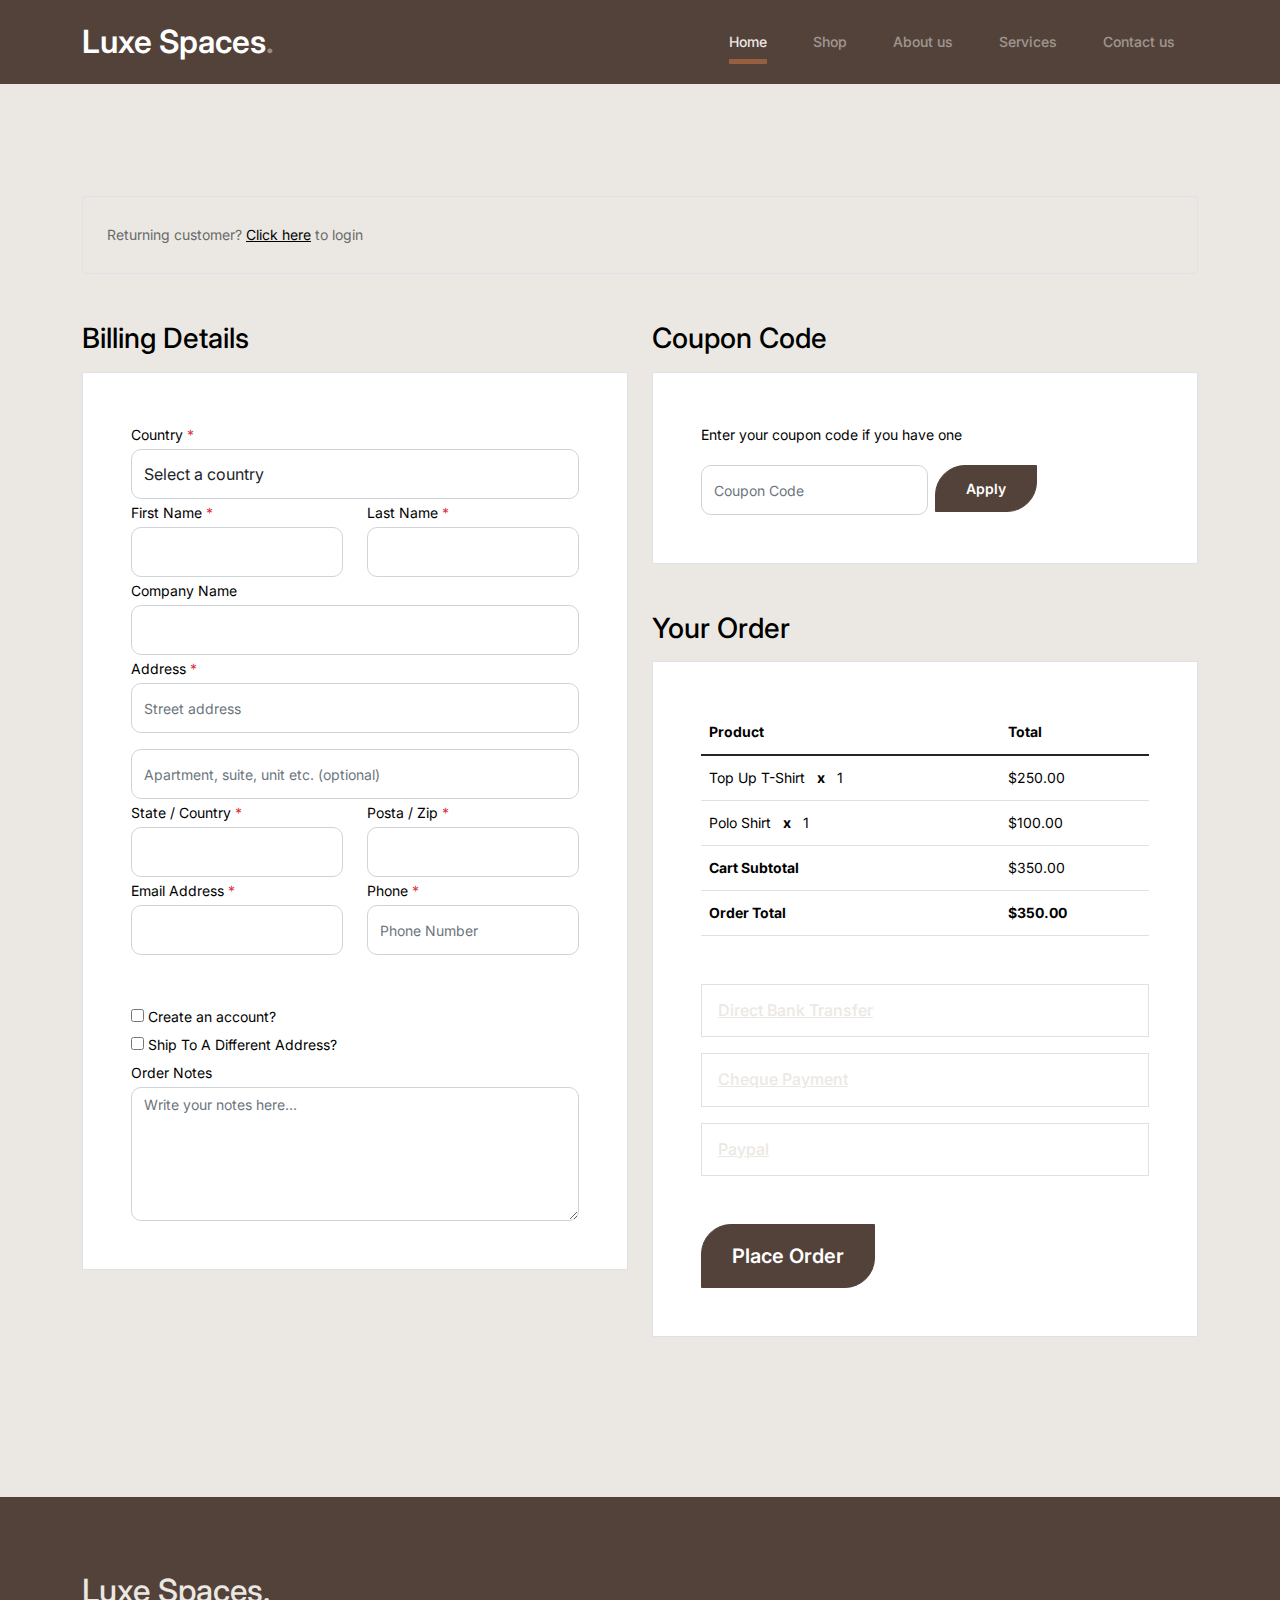
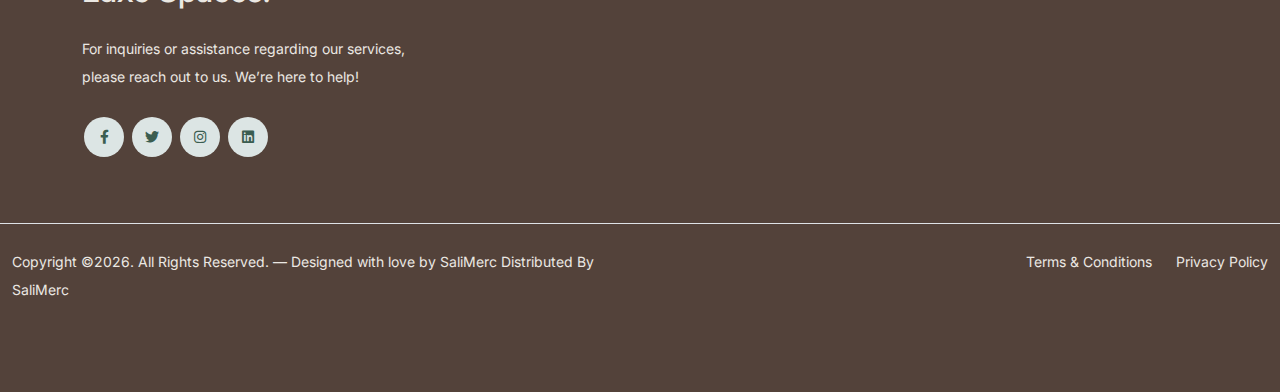
<file: checkout.html>
<!-- /*
* Bootstrap 5
* Template Name: Furni
* Template Author: Untree.co
* Template URI: https://untree.co/
* License: https://creativecommons.org/licenses/by/3.0/
*/ -->
<!doctype html>
<html lang="en">
<head>
  <meta charset="utf-8">
  <meta name="viewport" content="width=device-width, initial-scale=1, shrink-to-fit=no">
  <meta name="author" content="Untree.co">
  <link rel="shortcut icon" href="./images/myimages/logo.png">

  <meta name="description" content="" />
  <meta name="interior design" content="bootstrap, bootstrap4" />

		<!-- Bootstrap CSS -->
		<link href="css/bootstrap.min.css" rel="stylesheet">
		<link href="https://cdnjs.cloudflare.com/ajax/libs/font-awesome/6.0.0-beta3/css/all.min.css" rel="stylesheet">
		<link href="css/tiny-slider.css" rel="stylesheet">
		<link href="css/style.css" rel="stylesheet">
		<title>Luxe Spaces </title>
	</head>
<!--commented head-->
<!--<head>-->
<!--  <meta charset="utf-8">-->
<!--  <meta name="viewport" content="width=device-width, initial-scale=1, shrink-to-fit=no">-->
<!--  <meta name="author" content="Untree.co">-->
<!--  <link rel="shortcut icon" href="favicon.png">-->

<!--  <meta name="description" content="" />-->
<!--  <meta name="keywords" content="bootstrap, bootstrap4" />-->

<!--		&lt;!&ndash; Bootstrap CSS &ndash;&gt;-->
<!--		<link href="css/bootstrap.min.css" rel="stylesheet">-->
<!--		<link href="https://cdnjs.cloudflare.com/ajax/libs/font-awesome/6.0.0-beta3/css/all.min.css" rel="stylesheet">-->
<!--		<link href="css/tiny-slider.css" rel="stylesheet">-->
<!--		<link href="css/style.css" rel="stylesheet">-->
<!--		<title>Furni Free Bootstrap 5 Template for Furniture and Interior Design Websites by Untree.co </title>-->
<!--	</head>-->

	<body>

		<!-- Start Header/Navigation -->
		<nav class="custom-navbar navbar navbar navbar-expand-md navbar-dark" arial-label="Furni navigation bar">

			<div class="container">
				<a class="navbar-brand" href="index.html">Luxe Spaces<span>.</span></a>

				<button class="navbar-toggler" type="button" data-bs-toggle="collapse" data-bs-target="#navbarsFurni" aria-controls="navbarsFurni" aria-expanded="false" aria-label="Toggle navigation">
					<span class="navbar-toggler-icon"></span>
				</button>

				<div class="collapse navbar-collapse" id="navbarsFurni">
					<ul class="custom-navbar-nav navbar-nav ms-auto mb-2 mb-md-0">
						<li class="nav-item active">
							<a class="nav-link" href="index.html">Home</a>
						</li>
<!--						<li><a class="nav-link" href="shop.html">Shop</a></li>-->
						<li><a class="nav-link" href="#product-section">Shop</a></li>
<!--						<li><a class="nav-link" href="about.html">About us</a></li>-->
						<li><a class="nav-link" href="#why-choose-us-section">About us</a></li>
<!--						<li><a class="nav-link" href="services.html">Services</a></li>-->
						<li><a class="nav-link" href="#we-help-section">Services</a></li>
<!--						<li><a class="nav-link" href="blog.html">Blog</a></li>-->
<!--						<li><a class="nav-link" href="contact.html">Contact us</a></li>-->
						<li><a class="nav-link" href="#contact-section">Contact us</a></li>
					</ul>

<!--					<ul class="custom-navbar-cta navbar-nav mb-2 mb-md-0 ms-5">-->
<!--						<li><a class="nav-link" href="#"><img src="images/user.svg"></a></li>-->
<!--						<li><a class="nav-link" href="cart.html"><img src="images/cart.svg"></a></li>-->
<!--					</ul>-->
				</div>
			</div>

		</nav>
<!--		commented navbar-->
<!--		<nav class="custom-navbar navbar navbar navbar-expand-md navbar-dark bg-dark" arial-label="Furni navigation bar">-->

<!--			<div class="container">-->
<!--				<a class="navbar-brand" href="index.html">Furni<span>.</span></a>-->

<!--				<button class="navbar-toggler" type="button" data-bs-toggle="collapse" data-bs-target="#navbarsFurni" aria-controls="navbarsFurni" aria-expanded="false" aria-label="Toggle navigation">-->
<!--					<span class="navbar-toggler-icon"></span>-->
<!--				</button>-->

<!--				<div class="collapse navbar-collapse" id="navbarsFurni">-->
<!--					<ul class="custom-navbar-nav navbar-nav ms-auto mb-2 mb-md-0">-->
<!--						<li class="nav-item ">-->
<!--							<a class="nav-link" href="index.html">Home</a>-->
<!--						</li>-->
<!--						<li><a class="nav-link" href="shop.html">Shop</a></li>-->
<!--						<li><a class="nav-link" href="about.html">About us</a></li>-->
<!--						<li><a class="nav-link" href="services.html">Services</a></li>-->
<!--						<li><a class="nav-link" href="blog.html">Blog</a></li>-->
<!--						<li><a class="nav-link" href="contact.html">Contact us</a></li>-->
<!--					</ul>-->

<!--					<ul class="custom-navbar-cta navbar-nav mb-2 mb-md-0 ms-5">-->
<!--						<li><a class="nav-link" href="#"><img src="images/user.svg"></a></li>-->
<!--						<li><a class="nav-link" href="cart.html"><img src="images/cart.svg"></a></li>-->
<!--					</ul>-->
<!--				</div>-->
<!--			</div>-->
<!--				-->
<!--		</nav>-->
		<!-- End Header/Navigation -->

		<!-- Start Hero Section -->
<!--			<div class="hero">-->
<!--				<div class="container">-->
<!--					<div class="row justify-content-between">-->
<!--						<div class="col-lg-5">-->
<!--							<div class="intro-excerpt">-->
<!--								<h1>Checkout</h1>-->
<!--							</div>-->
<!--						</div>-->
<!--						<div class="col-lg-7">-->
<!--							-->
<!--						</div>-->
<!--					</div>-->
<!--				</div>-->
<!--			</div>-->
		<!-- End Hero Section -->

		<div class="untree_co-section">
		    <div class="container">
		      <div class="row mb-5">
		        <div class="col-md-12">
		          <div class="border p-4 rounded" role="alert">
		            Returning customer? <a href="#" style="color: black">Click here</a> to login
		          </div>
		        </div>
		      </div>
		      <div class="row">
		        <div class="col-md-6 mb-5 mb-md-0">
		          <h2 class="h3 mb-3 text-black">Billing Details</h2>
		          <div class="p-3 p-lg-5 border bg-white">
		            <div class="form-group">
		              <label for="c_country" class="text-black">Country <span class="text-danger">*</span></label>
		              <select id="c_country" class="form-control">
		                <option value="1">Select a country</option>    
		                <option value="2">bangladesh</option>    
		                <option value="3">Algeria</option>    
		                <option value="4">Afghanistan</option>    
		                <option value="5">Ghana</option>    
		                <option value="6">Albania</option>    
		                <option value="7">Bahrain</option>    
		                <option value="8">Colombia</option>    
		                <option value="9">Dominican Republic</option>    
		              </select>
		            </div>
		            <div class="form-group row">
		              <div class="col-md-6">
		                <label for="c_fname" class="text-black">First Name <span class="text-danger">*</span></label>
		                <input type="text" class="form-control" id="c_fname" name="c_fname">
		              </div>
		              <div class="col-md-6">
		                <label for="c_lname" class="text-black">Last Name <span class="text-danger">*</span></label>
		                <input type="text" class="form-control" id="c_lname" name="c_lname">
		              </div>
		            </div>

		            <div class="form-group row">
		              <div class="col-md-12">
		                <label for="c_companyname" class="text-black">Company Name </label>
		                <input type="text" class="form-control" id="c_companyname" name="c_companyname">
		              </div>
		            </div>

		            <div class="form-group row">
		              <div class="col-md-12">
		                <label for="c_address" class="text-black">Address <span class="text-danger">*</span></label>
		                <input type="text" class="form-control" id="c_address" name="c_address" placeholder="Street address">
		              </div>
		            </div>

		            <div class="form-group mt-3">
		              <input type="text" class="form-control" placeholder="Apartment, suite, unit etc. (optional)">
		            </div>

		            <div class="form-group row">
		              <div class="col-md-6">
		                <label for="c_state_country" class="text-black">State / Country <span class="text-danger">*</span></label>
		                <input type="text" class="form-control" id="c_state_country" name="c_state_country">
		              </div>
		              <div class="col-md-6">
		                <label for="c_postal_zip" class="text-black">Posta / Zip <span class="text-danger">*</span></label>
		                <input type="text" class="form-control" id="c_postal_zip" name="c_postal_zip">
		              </div>
		            </div>

		            <div class="form-group row mb-5">
		              <div class="col-md-6">
		                <label for="c_email_address" class="text-black">Email Address <span class="text-danger">*</span></label>
		                <input type="text" class="form-control" id="c_email_address" name="c_email_address">
		              </div>
		              <div class="col-md-6">
		                <label for="c_phone" class="text-black">Phone <span class="text-danger">*</span></label>
		                <input type="text" class="form-control" id="c_phone" name="c_phone" placeholder="Phone Number">
		              </div>
		            </div>

		            <div class="form-group">
		              <label for="c_create_account" class="text-black" data-bs-toggle="collapse" href="#create_an_account" role="button" aria-expanded="false" aria-controls="create_an_account"><input type="checkbox" value="1" id="c_create_account"> Create an account?</label>
		              <div class="collapse" id="create_an_account">
		                <div class="py-2 mb-4">
		                  <p class="mb-3">Create an account by entering the information below. If you are a returning customer please login at the top of the page.</p>
		                  <div class="form-group">
		                    <label for="c_account_password" class="text-black">Account Password</label>
		                    <input type="email" class="form-control" id="c_account_password" name="c_account_password" placeholder="">
		                  </div>
		                </div>
		              </div>
		            </div>


		            <div class="form-group">
		              <label for="c_ship_different_address" class="text-black" data-bs-toggle="collapse" href="#ship_different_address" role="button" aria-expanded="false" aria-controls="ship_different_address"><input type="checkbox" value="1" id="c_ship_different_address"> Ship To A Different Address?</label>
		              <div class="collapse" id="ship_different_address">
		                <div class="py-2">

		                  <div class="form-group">
		                    <label for="c_diff_country" class="text-black">Country <span class="text-danger">*</span></label>
		                    <select id="c_diff_country" class="form-control">
		                      <option value="1">Select a country</option>    
		                      <option value="2">bangladesh</option>    
		                      <option value="3">Algeria</option>    
		                      <option value="4">Afghanistan</option>    
		                      <option value="5">Ghana</option>    
		                      <option value="6">Albania</option>    
		                      <option value="7">Bahrain</option>    
		                      <option value="8">Colombia</option>    
		                      <option value="9">Dominican Republic</option>    
		                    </select>
		                  </div>


		                  <div class="form-group row">
		                    <div class="col-md-6">
		                      <label for="c_diff_fname" class="text-black">First Name <span class="text-danger">*</span></label>
		                      <input type="text" class="form-control" id="c_diff_fname" name="c_diff_fname">
		                    </div>
		                    <div class="col-md-6">
		                      <label for="c_diff_lname" class="text-black">Last Name <span class="text-danger">*</span></label>
		                      <input type="text" class="form-control" id="c_diff_lname" name="c_diff_lname">
		                    </div>
		                  </div>

		                  <div class="form-group row">
		                    <div class="col-md-12">
		                      <label for="c_diff_companyname" class="text-black">Company Name </label>
		                      <input type="text" class="form-control" id="c_diff_companyname" name="c_diff_companyname">
		                    </div>
		                  </div>

		                  <div class="form-group row  mb-3">
		                    <div class="col-md-12">
		                      <label for="c_diff_address" class="text-black">Address <span class="text-danger">*</span></label>
		                      <input type="text" class="form-control" id="c_diff_address" name="c_diff_address" placeholder="Street address">
		                    </div>
		                  </div>

		                  <div class="form-group">
		                    <input type="text" class="form-control" placeholder="Apartment, suite, unit etc. (optional)">
		                  </div>

		                  <div class="form-group row">
		                    <div class="col-md-6">
		                      <label for="c_diff_state_country" class="text-black">State / Country <span class="text-danger">*</span></label>
		                      <input type="text" class="form-control" id="c_diff_state_country" name="c_diff_state_country">
		                    </div>
		                    <div class="col-md-6">
		                      <label for="c_diff_postal_zip" class="text-black">Posta / Zip <span class="text-danger">*</span></label>
		                      <input type="text" class="form-control" id="c_diff_postal_zip" name="c_diff_postal_zip">
		                    </div>
		                  </div>

		                  <div class="form-group row mb-5">
		                    <div class="col-md-6">
		                      <label for="c_diff_email_address" class="text-black">Email Address <span class="text-danger">*</span></label>
		                      <input type="text" class="form-control" id="c_diff_email_address" name="c_diff_email_address">
		                    </div>
		                    <div class="col-md-6">
		                      <label for="c_diff_phone" class="text-black">Phone <span class="text-danger">*</span></label>
		                      <input type="text" class="form-control" id="c_diff_phone" name="c_diff_phone" placeholder="Phone Number">
		                    </div>
		                  </div>

		                </div>

		              </div>
		            </div>

		            <div class="form-group">
		              <label for="c_order_notes" class="text-black">Order Notes</label>
		              <textarea name="c_order_notes" id="c_order_notes" cols="30" rows="5" class="form-control" placeholder="Write your notes here..."></textarea>
		            </div>

		          </div>
		        </div>
		        <div class="col-md-6">

		          <div class="row mb-5">
		            <div class="col-md-12">
		              <h2 class="h3 mb-3 text-black">Coupon Code</h2>
		              <div class="p-3 p-lg-5 border bg-white">

		                <label for="c_code" class="text-black mb-3">Enter your coupon code if you have one</label>
		                <div class="input-group w-75 couponcode-wrap">
		                  <input type="text" class="form-control me-2" id="c_code" placeholder="Coupon Code" aria-label="Coupon Code" aria-describedby="button-addon2">
		                  <div class="input-group-append">
		                    <button class="btn btn-black btn-sm" type="button" id="button-addon2">Apply</button>
		                  </div>
		                </div>

		              </div>
		            </div>
		          </div>

		          <div class="row mb-5">
		            <div class="col-md-12">
		              <h2 class="h3 mb-3 text-black">Your Order</h2>
		              <div class="p-3 p-lg-5 border bg-white">
		                <table class="table site-block-order-table mb-5">
		                  <thead>
		                    <th>Product</th>
		                    <th>Total</th>
		                  </thead>
		                  <tbody>
		                    <tr>
		                      <td>Top Up T-Shirt <strong class="mx-2">x</strong> 1</td>
		                      <td>$250.00</td>
		                    </tr>
		                    <tr>
		                      <td>Polo Shirt <strong class="mx-2">x</strong>   1</td>
		                      <td>$100.00</td>
		                    </tr>
		                    <tr>
		                      <td class="text-black font-weight-bold"><strong>Cart Subtotal</strong></td>
		                      <td class="text-black">$350.00</td>
		                    </tr>
		                    <tr>
		                      <td class="text-black font-weight-bold"><strong>Order Total</strong></td>
		                      <td class="text-black font-weight-bold"><strong>$350.00</strong></td>
		                    </tr>
		                  </tbody>
		                </table>

		                <div class="border p-3 mb-3">
		                  <h3 class="h6 mb-0"><a class="d-block" data-bs-toggle="collapse" href="#collapsebank" role="button" aria-expanded="false" aria-controls="collapsebank">Direct Bank Transfer</a></h3>

		                  <div class="collapse" id="collapsebank">
		                    <div class="py-2">
		                      <p class="mb-0">Make your payment directly into our bank account. Please use your Order ID as the payment reference. Your order won’t be shipped until the funds have cleared in our account.</p>
		                    </div>
		                  </div>
		                </div>

		                <div class="border p-3 mb-3">
		                  <h3 class="h6 mb-0"><a class="d-block" data-bs-toggle="collapse" href="#collapsecheque" role="button" aria-expanded="false" aria-controls="collapsecheque">Cheque Payment</a></h3>

		                  <div class="collapse" id="collapsecheque">
		                    <div class="py-2">
		                      <p class="mb-0">Make your payment directly into our bank account. Please use your Order ID as the payment reference. Your order won’t be shipped until the funds have cleared in our account.</p>
		                    </div>
		                  </div>
		                </div>

		                <div class="border p-3 mb-5">
		                  <h3 class="h6 mb-0"><a class="d-block" data-bs-toggle="collapse" href="#collapsepaypal" role="button" aria-expanded="false" aria-controls="collapsepaypal">Paypal</a></h3>

		                  <div class="collapse" id="collapsepaypal">
		                    <div class="py-2">
		                      <p class="mb-0">Make your payment directly into our bank account. Please use your Order ID as the payment reference. Your order won’t be shipped until the funds have cleared in our account.</p>
		                    </div>
		                  </div>
		                </div>

		                <div class="form-group">
		                  <button class="btn btn-black btn-lg py-3 btn-block" onclick="window.location='thankyou.html'">Place Order</button>
		                </div>

		              </div>
		            </div>
		          </div>

		        </div>
		      </div>
		      <!-- </form> -->
		    </div>
		  </div>

		<!-- Start Footer Section -->
		<footer class="footer-section container-fluid" id="contact-section">
			<div class="container relative">

<!--				<div class="sofa-img">-->
<!--					<img src="images/sofa.png" alt="Image" class="img-fluid">-->
<!--				</div>-->

<!--				<div class="row">-->
<!--					<div class="col-lg-8">-->
<!--						<div class="subscription-form">-->
<!--							<h3 class="d-flex align-items-center"><span class="me-1"><img src="images/envelope-outline.svg" alt="Image" class="img-fluid"></span><span>Subscribe to Newsletter</span></h3>-->

<!--							<form action="#" class="row g-3">-->
<!--								<div class="col-auto">-->
<!--									<input type="text" class="form-control" placeholder="Enter your name">-->
<!--								</div>-->
<!--								<div class="col-auto">-->
<!--									<input type="email" class="form-control" placeholder="Enter your email">-->
<!--								</div>-->
<!--								<div class="col-auto">-->
<!--									<button class="btn btn-primary">-->
<!--										<span class="fa fa-paper-plane"></span>-->
<!--									</button>-->
<!--								</div>-->
<!--							</form>-->

<!--						</div>-->
<!--					</div>-->
<!--				</div>-->

				<div class="row g-5 mb-5">
					<div class="col-lg-4">
						<div class="mb-4 footer-logo-wrap"><a href="#" class="footer-logo">Luxe Spaces<span>.</span></a></div>
						<p class="mb-4" id="copypara">For inquiries or assistance regarding our services, please reach out to us. We’re here to help!</p>

						<ul class="list-unstyled custom-social">
							<li><a href="#"><span class="fa fa-brands fa-facebook-f"></span></a></li>
							<li><a href="#"><span class="fa fa-brands fa-twitter"></span></a></li>
							<li><a href="#"><span class="fa fa-brands fa-instagram"></span></a></li>
							<li><a href="#"><span class="fa fa-brands fa-linkedin"></span></a></li>
						</ul>
					</div>

<!--					<div class="col-lg-8">-->
<!--						<div class="row links-wrap">-->
<!--							<div class="col-6 col-sm-6 col-md-3">-->
<!--								<ul class="list-unstyled">-->
<!--									<li><a href="#">About us</a></li>-->
<!--									<li><a href="#">Services</a></li>-->
<!--&lt;!&ndash;									<li><a href="#">Blog</a></li>&ndash;&gt;-->
<!--									<li><a href="#">Contact us</a></li>-->
<!--								</ul>-->
<!--							</div>-->

<!--							<div class="col-6 col-sm-6 col-md-3">-->
<!--								<ul class="list-unstyled">-->
<!--									<li><a href="#">Support</a></li>-->
<!--									<li><a href="#">Knowledge base</a></li>-->
<!--									<li><a href="#">Live chat</a></li>-->
<!--								</ul>-->
<!--							</div>-->

<!--							<div class="col-6 col-sm-6 col-md-3">-->
<!--								<ul class="list-unstyled">-->
<!--									<li><a href="#">Jobs</a></li>-->
<!--									<li><a href="#">Our team</a></li>-->
<!--									<li><a href="#">Leadership</a></li>-->
<!--									<li><a href="#">Privacy Policy</a></li>-->
<!--								</ul>-->
<!--							</div>-->

<!--							<div class="col-6 col-sm-6 col-md-3">-->
<!--								<ul class="list-unstyled">-->
<!--									<li><a href="#">Nordic Chair</a></li>-->
<!--									<li><a href="#">Kruzo Aero</a></li>-->
<!--									<li><a href="#">Ergonomic Chair</a></li>-->
<!--								</ul>-->
<!--							</div>-->
						</div>
					</div>

				</div>

				<div class="border-top copyright container-fluid" id="copyright">
					<div class="row pt-4">
						<div class="col-lg-6">
							<p class="mb-2 text-center text-lg-start" id="copypara">Copyright &copy;<script>document.write(new Date().getFullYear());</script>. All Rights Reserved. &mdash; Designed with love by <a href="https://github.com/SaliMerc">SaliMerc</a> Distributed By <a hreff="https://github.com/SaliMerc">SaliMerc</a>  <!-- License information: https://untree.co/license/ -->
            </p>
						</div>

						<div class="col-lg-6 text-center text-lg-end">
							<ul class="list-unstyled d-inline-flex ms-auto">
								<li class="me-4"><a href="#">Terms &amp; Conditions</a></li>
								<li><a href="#">Privacy Policy</a></li>
							</ul>
						</div>

					</div>
				</div>

			</div>
		</footer>
<!--		commented footer-->
<!--		<footer class="footer-section">-->
<!--			<div class="container relative">-->

<!--				<div class="sofa-img">-->
<!--					<img src="images/sofa.png" alt="Image" class="img-fluid">-->
<!--				</div>-->

<!--				<div class="row">-->
<!--					<div class="col-lg-8">-->
<!--						<div class="subscription-form">-->
<!--							<h3 class="d-flex align-items-center"><span class="me-1"><img src="images/envelope-outline.svg" alt="Image" class="img-fluid"></span><span>Subscribe to Newsletter</span></h3>-->

<!--							<form action="#" class="row g-3">-->
<!--								<div class="col-auto">-->
<!--									<input type="text" class="form-control" placeholder="Enter your name">-->
<!--								</div>-->
<!--								<div class="col-auto">-->
<!--									<input type="email" class="form-control" placeholder="Enter your email">-->
<!--								</div>-->
<!--								<div class="col-auto">-->
<!--									<button class="btn btn-primary">-->
<!--										<span class="fa fa-paper-plane"></span>-->
<!--									</button>-->
<!--								</div>-->
<!--							</form>-->

<!--						</div>-->
<!--					</div>-->
<!--				</div>-->

<!--				<div class="row g-5 mb-5">-->
<!--					<div class="col-lg-4">-->
<!--						<div class="mb-4 footer-logo-wrap"><a href="#" class="footer-logo">Furni<span>.</span></a></div>-->
<!--						<p class="mb-4">Donec facilisis quam ut purus rutrum lobortis. Donec vitae odio quis nisl dapibus malesuada. Nullam ac aliquet velit. Aliquam vulputate velit imperdiet dolor tempor tristique. Pellentesque habitant</p>-->

<!--						<ul class="list-unstyled custom-social">-->
<!--							<li><a href="#"><span class="fa fa-brands fa-facebook-f"></span></a></li>-->
<!--							<li><a href="#"><span class="fa fa-brands fa-twitter"></span></a></li>-->
<!--							<li><a href="#"><span class="fa fa-brands fa-instagram"></span></a></li>-->
<!--							<li><a href="#"><span class="fa fa-brands fa-linkedin"></span></a></li>-->
<!--						</ul>-->
<!--					</div>-->

<!--					<div class="col-lg-8">-->
<!--						<div class="row links-wrap">-->
<!--							<div class="col-6 col-sm-6 col-md-3">-->
<!--								<ul class="list-unstyled">-->
<!--									<li><a href="#">About us</a></li>-->
<!--									<li><a href="#">Services</a></li>-->
<!--									<li><a href="#">Blog</a></li>-->
<!--									<li><a href="#">Contact us</a></li>-->
<!--								</ul>-->
<!--							</div>-->

<!--							<div class="col-6 col-sm-6 col-md-3">-->
<!--								<ul class="list-unstyled">-->
<!--									<li><a href="#">Support</a></li>-->
<!--									<li><a href="#">Knowledge base</a></li>-->
<!--									<li><a href="#">Live chat</a></li>-->
<!--								</ul>-->
<!--							</div>-->

<!--							<div class="col-6 col-sm-6 col-md-3">-->
<!--								<ul class="list-unstyled">-->
<!--									<li><a href="#">Jobs</a></li>-->
<!--									<li><a href="#">Our team</a></li>-->
<!--									<li><a href="#">Leadership</a></li>-->
<!--									<li><a href="#">Privacy Policy</a></li>-->
<!--								</ul>-->
<!--							</div>-->

<!--							<div class="col-6 col-sm-6 col-md-3">-->
<!--								<ul class="list-unstyled">-->
<!--									<li><a href="#">Nordic Chair</a></li>-->
<!--									<li><a href="#">Kruzo Aero</a></li>-->
<!--									<li><a href="#">Ergonomic Chair</a></li>-->
<!--								</ul>-->
<!--							</div>-->
<!--						</div>-->
<!--					</div>-->

<!--				</div>-->

<!--				<div class="border-top copyright">-->
<!--					<div class="row pt-4">-->
<!--						<div class="col-lg-6">-->
<!--							<p class="mb-2 text-center text-lg-start">Copyright &copy;<script>document.write(new Date().getFullYear());</script>. All Rights Reserved. &mdash; Designed with love by <a href="https://untree.co">Untree.co</a> Distributed By <a hreff="https://themewagon.com">ThemeWagon</a>  &lt;!&ndash; License information: https://untree.co/license/ &ndash;&gt;-->
<!--            </p>-->
<!--						</div>-->

<!--						<div class="col-lg-6 text-center text-lg-end">-->
<!--							<ul class="list-unstyled d-inline-flex ms-auto">-->
<!--								<li class="me-4"><a href="#">Terms &amp; Conditions</a></li>-->
<!--								<li><a href="#">Privacy Policy</a></li>-->
<!--							</ul>-->
<!--						</div>-->

<!--					</div>-->
<!--				</div>-->

<!--			</div>-->
<!--		</footer>-->
		<!-- End Footer Section -->	


		<script src="js/bootstrap.bundle.min.js"></script>
		<script src="js/tiny-slider.js"></script>
		<script src="js/custom.js"></script>
	</body>

</html>
</file>
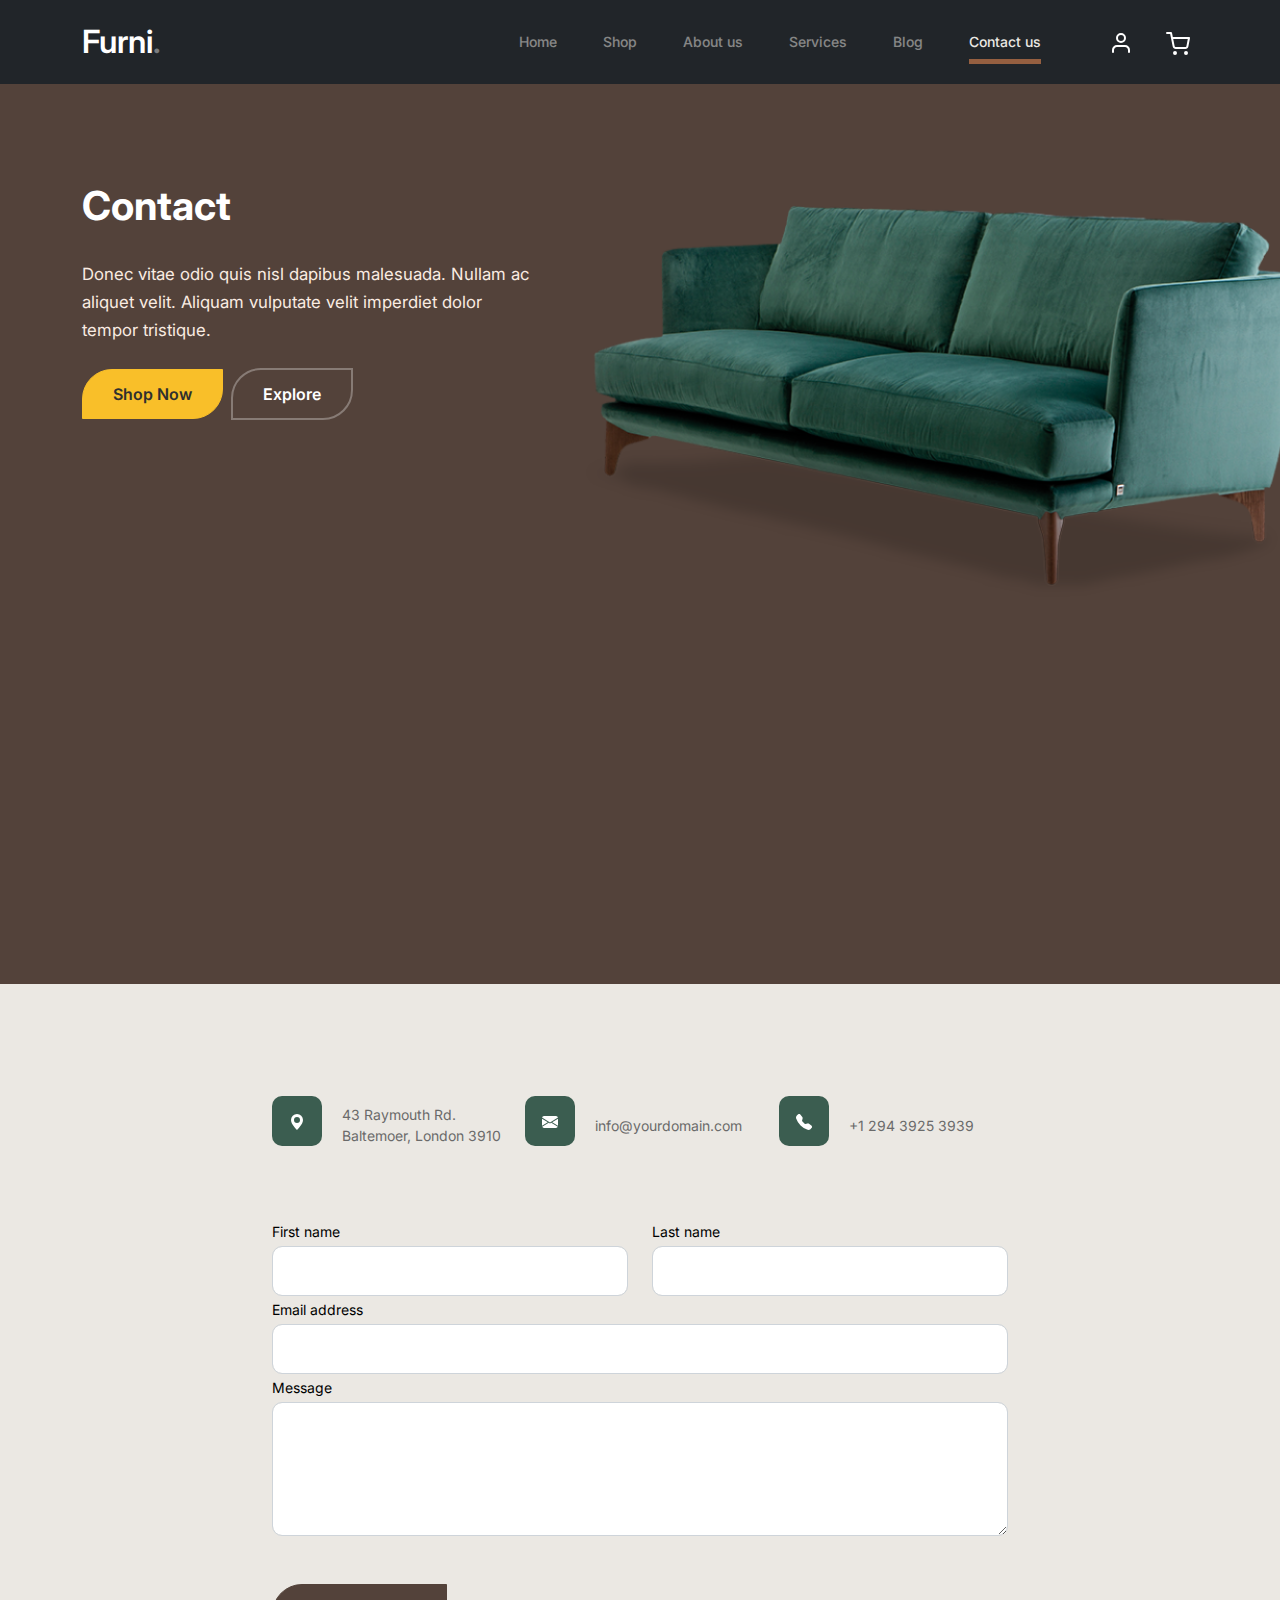
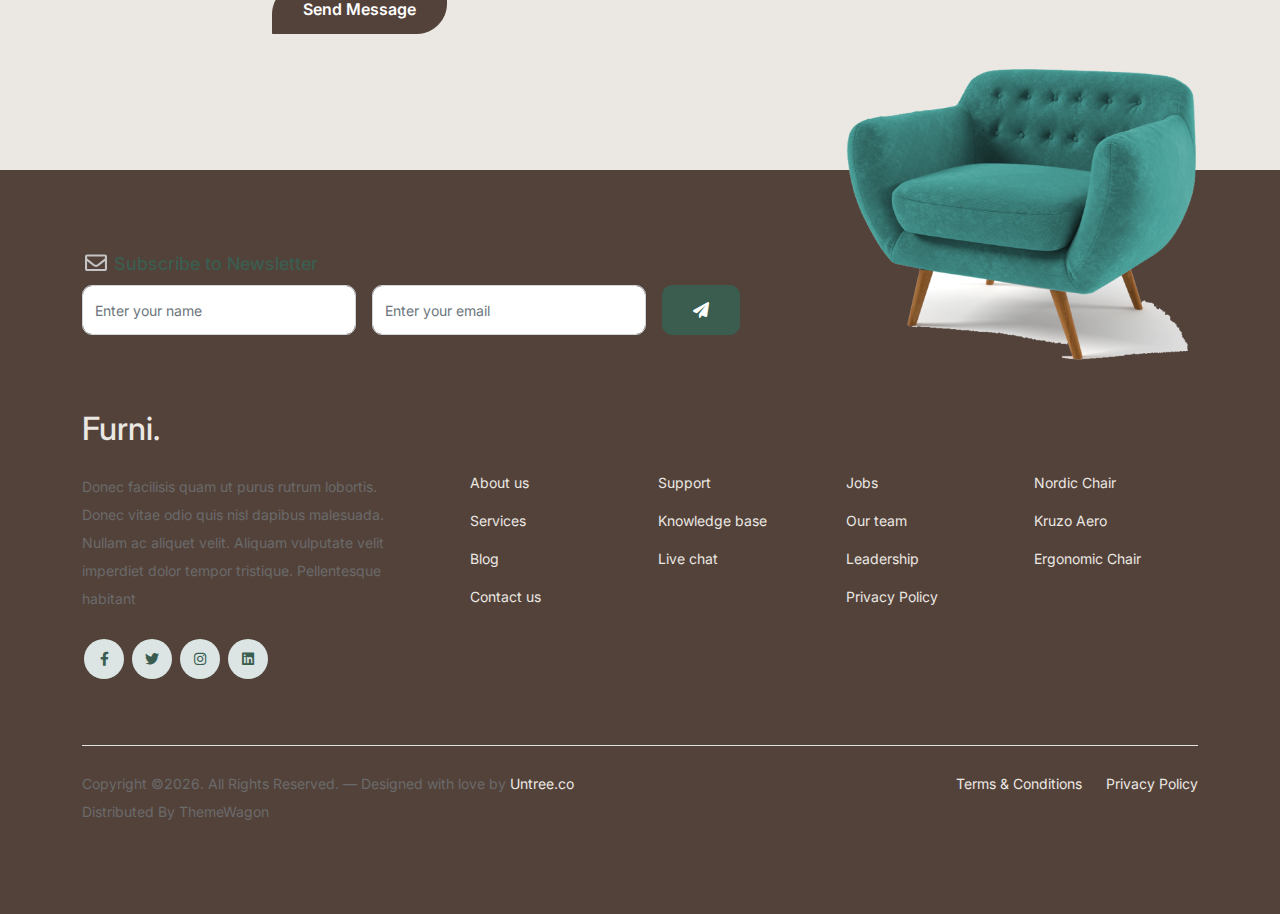
<file: contact.html>
<!-- /*
* Bootstrap 5
* Template Name: Furni
* Template Author: Untree.co
* Template URI: https://untree.co/
* License: https://creativecommons.org/licenses/by/3.0/
*/ -->
<!doctype html>
<html lang="en">
<head>
  <meta charset="utf-8">
  <meta name="viewport" content="width=device-width, initial-scale=1, shrink-to-fit=no">
  <meta name="author" content="Untree.co">
  <link rel="shortcut icon" href="favicon.png">

  <meta name="description" content="" />
  <meta name="keywords" content="bootstrap, bootstrap4" />

		<!-- Bootstrap CSS -->
		<link href="css/bootstrap.min.css" rel="stylesheet">
		<link href="https://cdnjs.cloudflare.com/ajax/libs/font-awesome/6.0.0-beta3/css/all.min.css" rel="stylesheet">
		<link href="css/tiny-slider.css" rel="stylesheet">
		<link href="css/style.css" rel="stylesheet">
		<title>Furni Free Bootstrap 5 Template for Furniture and Interior Design Websites by Untree.co </title>
	</head>

	<body>

		<!-- Start Header/Navigation -->
		<nav class="custom-navbar navbar navbar navbar-expand-md navbar-dark bg-dark" arial-label="Furni navigation bar">

			<div class="container">
				<a class="navbar-brand" href="index.html">Furni<span>.</span></a>

				<button class="navbar-toggler" type="button" data-bs-toggle="collapse" data-bs-target="#navbarsFurni" aria-controls="navbarsFurni" aria-expanded="false" aria-label="Toggle navigation">
					<span class="navbar-toggler-icon"></span>
				</button>

				<div class="collapse navbar-collapse" id="navbarsFurni">
					<ul class="custom-navbar-nav navbar-nav ms-auto mb-2 mb-md-0">
						<li class="nav-item">
							<a class="nav-link" href="index.html">Home</a>
						</li>
						<li><a class="nav-link" href="shop.html">Shop</a></li>
						<li><a class="nav-link" href="about.html">About us</a></li>
						<li><a class="nav-link" href="services.html">Services</a></li>
						<li><a class="nav-link" href="blog.html">Blog</a></li>
						<li class="active"><a class="nav-link" href="contact.html">Contact us</a></li>
					</ul>

					<ul class="custom-navbar-cta navbar-nav mb-2 mb-md-0 ms-5">
						<li><a class="nav-link" href="#"><img src="images/user.svg"></a></li>
						<li><a class="nav-link" href="cart.html"><img src="images/cart.svg"></a></li>
					</ul>
				</div>
			</div>
				
		</nav>
		<!-- End Header/Navigation -->

		<!-- Start Hero Section -->
			<div class="hero">
				<div class="container">
					<div class="row justify-content-between">
						<div class="col-lg-5">
							<div class="intro-excerpt">
								<h1>Contact</h1>
								<p class="mb-4">Donec vitae odio quis nisl dapibus malesuada. Nullam ac aliquet velit. Aliquam vulputate velit imperdiet dolor tempor tristique.</p>
								<p><a href="" class="btn btn-secondary me-2">Shop Now</a><a href="#" class="btn btn-white-outline">Explore</a></p>
							</div>
						</div>
						<div class="col-lg-7">
							<div class="hero-img-wrap">
								<img src="images/couch.png" class="img-fluid">
							</div>
						</div>
					</div>
				</div>
			</div>
		<!-- End Hero Section -->

		
		<!-- Start Contact Form -->
		<div class="untree_co-section">
      <div class="container">

        <div class="block">
          <div class="row justify-content-center">


            <div class="col-md-8 col-lg-8 pb-4">


              <div class="row mb-5">
                <div class="col-lg-4">
                  <div  class="service no-shadow align-items-center link horizontal d-flex active" data-aos="fade-left" data-aos-delay="0">
                    <div class="service-icon color-1 mb-4">
                      <svg xmlns="http://www.w3.org/2000/svg" width="16" height="16" fill="currentColor" class="bi bi-geo-alt-fill" viewBox="0 0 16 16">
                        <path d="M8 16s6-5.686 6-10A6 6 0 0 0 2 6c0 4.314 6 10 6 10zm0-7a3 3 0 1 1 0-6 3 3 0 0 1 0 6z"/>
                      </svg>
                    </div> <!-- /.icon -->
                    <div class="service-contents">
                      <p>43 Raymouth Rd. Baltemoer, London 3910</p>
                    </div> <!-- /.service-contents-->
                  </div> <!-- /.service -->
                </div>

                <div class="col-lg-4">
                  <div  class="service no-shadow align-items-center link horizontal d-flex active" data-aos="fade-left" data-aos-delay="0">
                    <div class="service-icon color-1 mb-4">
                      <svg xmlns="http://www.w3.org/2000/svg" width="16" height="16" fill="currentColor" class="bi bi-envelope-fill" viewBox="0 0 16 16">
                        <path d="M.05 3.555A2 2 0 0 1 2 2h12a2 2 0 0 1 1.95 1.555L8 8.414.05 3.555zM0 4.697v7.104l5.803-3.558L0 4.697zM6.761 8.83l-6.57 4.027A2 2 0 0 0 2 14h12a2 2 0 0 0 1.808-1.144l-6.57-4.027L8 9.586l-1.239-.757zm3.436-.586L16 11.801V4.697l-5.803 3.546z"/>
                      </svg>
                    </div> <!-- /.icon -->
                    <div class="service-contents">
                      <p>info@yourdomain.com</p>
                    </div> <!-- /.service-contents-->
                  </div> <!-- /.service -->
                </div>

                <div class="col-lg-4">
                  <div  class="service no-shadow align-items-center link horizontal d-flex active" data-aos="fade-left" data-aos-delay="0">
                    <div class="service-icon color-1 mb-4">
                      <svg xmlns="http://www.w3.org/2000/svg" width="16" height="16" fill="currentColor" class="bi bi-telephone-fill" viewBox="0 0 16 16">
                        <path fill-rule="evenodd" d="M1.885.511a1.745 1.745 0 0 1 2.61.163L6.29 2.98c.329.423.445.974.315 1.494l-.547 2.19a.678.678 0 0 0 .178.643l2.457 2.457a.678.678 0 0 0 .644.178l2.189-.547a1.745 1.745 0 0 1 1.494.315l2.306 1.794c.829.645.905 1.87.163 2.611l-1.034 1.034c-.74.74-1.846 1.065-2.877.702a18.634 18.634 0 0 1-7.01-4.42 18.634 18.634 0 0 1-4.42-7.009c-.362-1.03-.037-2.137.703-2.877L1.885.511z"/>
                      </svg>
                    </div> <!-- /.icon -->
                    <div class="service-contents">
                      <p>+1 294 3925 3939</p>
                    </div> <!-- /.service-contents-->
                  </div> <!-- /.service -->
                </div>
              </div>

              <form>
                <div class="row">
                  <div class="col-6">
                    <div class="form-group">
                      <label class="text-black" for="fname">First name</label>
                      <input type="text" class="form-control" id="fname">
                    </div>
                  </div>
                  <div class="col-6">
                    <div class="form-group">
                      <label class="text-black" for="lname">Last name</label>
                      <input type="text" class="form-control" id="lname">
                    </div>
                  </div>
                </div>
                <div class="form-group">
                  <label class="text-black" for="email">Email address</label>
                  <input type="email" class="form-control" id="email">
                </div>

                <div class="form-group mb-5">
                  <label class="text-black" for="message">Message</label>
                  <textarea name="" class="form-control" id="message" cols="30" rows="5"></textarea>
                </div>

                <button type="submit" class="btn btn-primary-hover-outline">Send Message</button>
              </form>

            </div>

          </div>

        </div>

      </div>


    </div>
  </div>

  <!-- End Contact Form -->

		

		<!-- Start Footer Section -->
		<footer class="footer-section">
			<div class="container relative">

				<div class="sofa-img">
					<img src="images/sofa.png" alt="Image" class="img-fluid">
				</div>

				<div class="row">
					<div class="col-lg-8">
						<div class="subscription-form">
							<h3 class="d-flex align-items-center"><span class="me-1"><img src="images/envelope-outline.svg" alt="Image" class="img-fluid"></span><span>Subscribe to Newsletter</span></h3>

							<form action="#" class="row g-3">
								<div class="col-auto">
									<input type="text" class="form-control" placeholder="Enter your name">
								</div>
								<div class="col-auto">
									<input type="email" class="form-control" placeholder="Enter your email">
								</div>
								<div class="col-auto">
									<button class="btn btn-primary">
										<span class="fa fa-paper-plane"></span>
									</button>
								</div>
							</form>

						</div>
					</div>
				</div>

				<div class="row g-5 mb-5">
					<div class="col-lg-4">
						<div class="mb-4 footer-logo-wrap"><a href="#" class="footer-logo">Furni<span>.</span></a></div>
						<p class="mb-4">Donec facilisis quam ut purus rutrum lobortis. Donec vitae odio quis nisl dapibus malesuada. Nullam ac aliquet velit. Aliquam vulputate velit imperdiet dolor tempor tristique. Pellentesque habitant</p>

						<ul class="list-unstyled custom-social">
							<li><a href="#"><span class="fa fa-brands fa-facebook-f"></span></a></li>
							<li><a href="#"><span class="fa fa-brands fa-twitter"></span></a></li>
							<li><a href="#"><span class="fa fa-brands fa-instagram"></span></a></li>
							<li><a href="#"><span class="fa fa-brands fa-linkedin"></span></a></li>
						</ul>
					</div>

					<div class="col-lg-8">
						<div class="row links-wrap">
							<div class="col-6 col-sm-6 col-md-3">
								<ul class="list-unstyled">
									<li><a href="#">About us</a></li>
									<li><a href="#">Services</a></li>
									<li><a href="#">Blog</a></li>
									<li><a href="#">Contact us</a></li>
								</ul>
							</div>

							<div class="col-6 col-sm-6 col-md-3">
								<ul class="list-unstyled">
									<li><a href="#">Support</a></li>
									<li><a href="#">Knowledge base</a></li>
									<li><a href="#">Live chat</a></li>
								</ul>
							</div>

							<div class="col-6 col-sm-6 col-md-3">
								<ul class="list-unstyled">
									<li><a href="#">Jobs</a></li>
									<li><a href="#">Our team</a></li>
									<li><a href="#">Leadership</a></li>
									<li><a href="#">Privacy Policy</a></li>
								</ul>
							</div>

							<div class="col-6 col-sm-6 col-md-3">
								<ul class="list-unstyled">
									<li><a href="#">Nordic Chair</a></li>
									<li><a href="#">Kruzo Aero</a></li>
									<li><a href="#">Ergonomic Chair</a></li>
								</ul>
							</div>
						</div>
					</div>

				</div>

				<div class="border-top copyright">
					<div class="row pt-4">
						<div class="col-lg-6">
							<p class="mb-2 text-center text-lg-start">Copyright &copy;<script>document.write(new Date().getFullYear());</script>. All Rights Reserved. &mdash; Designed with love by <a href="https://untree.co">Untree.co</a> Distributed By <a hreff="https://themewagon.com">ThemeWagon</a>  <!-- License information: https://untree.co/license/ -->
            </p>
						</div>

						<div class="col-lg-6 text-center text-lg-end">
							<ul class="list-unstyled d-inline-flex ms-auto">
								<li class="me-4"><a href="#">Terms &amp; Conditions</a></li>
								<li><a href="#">Privacy Policy</a></li>
							</ul>
						</div>

					</div>
				</div>

			</div>
		</footer>
		<!-- End Footer Section -->	


		<script src="js/bootstrap.bundle.min.js"></script>
		<script src="js/tiny-slider.js"></script>
		<script src="js/custom.js"></script>
	</body>

</html>
</file>
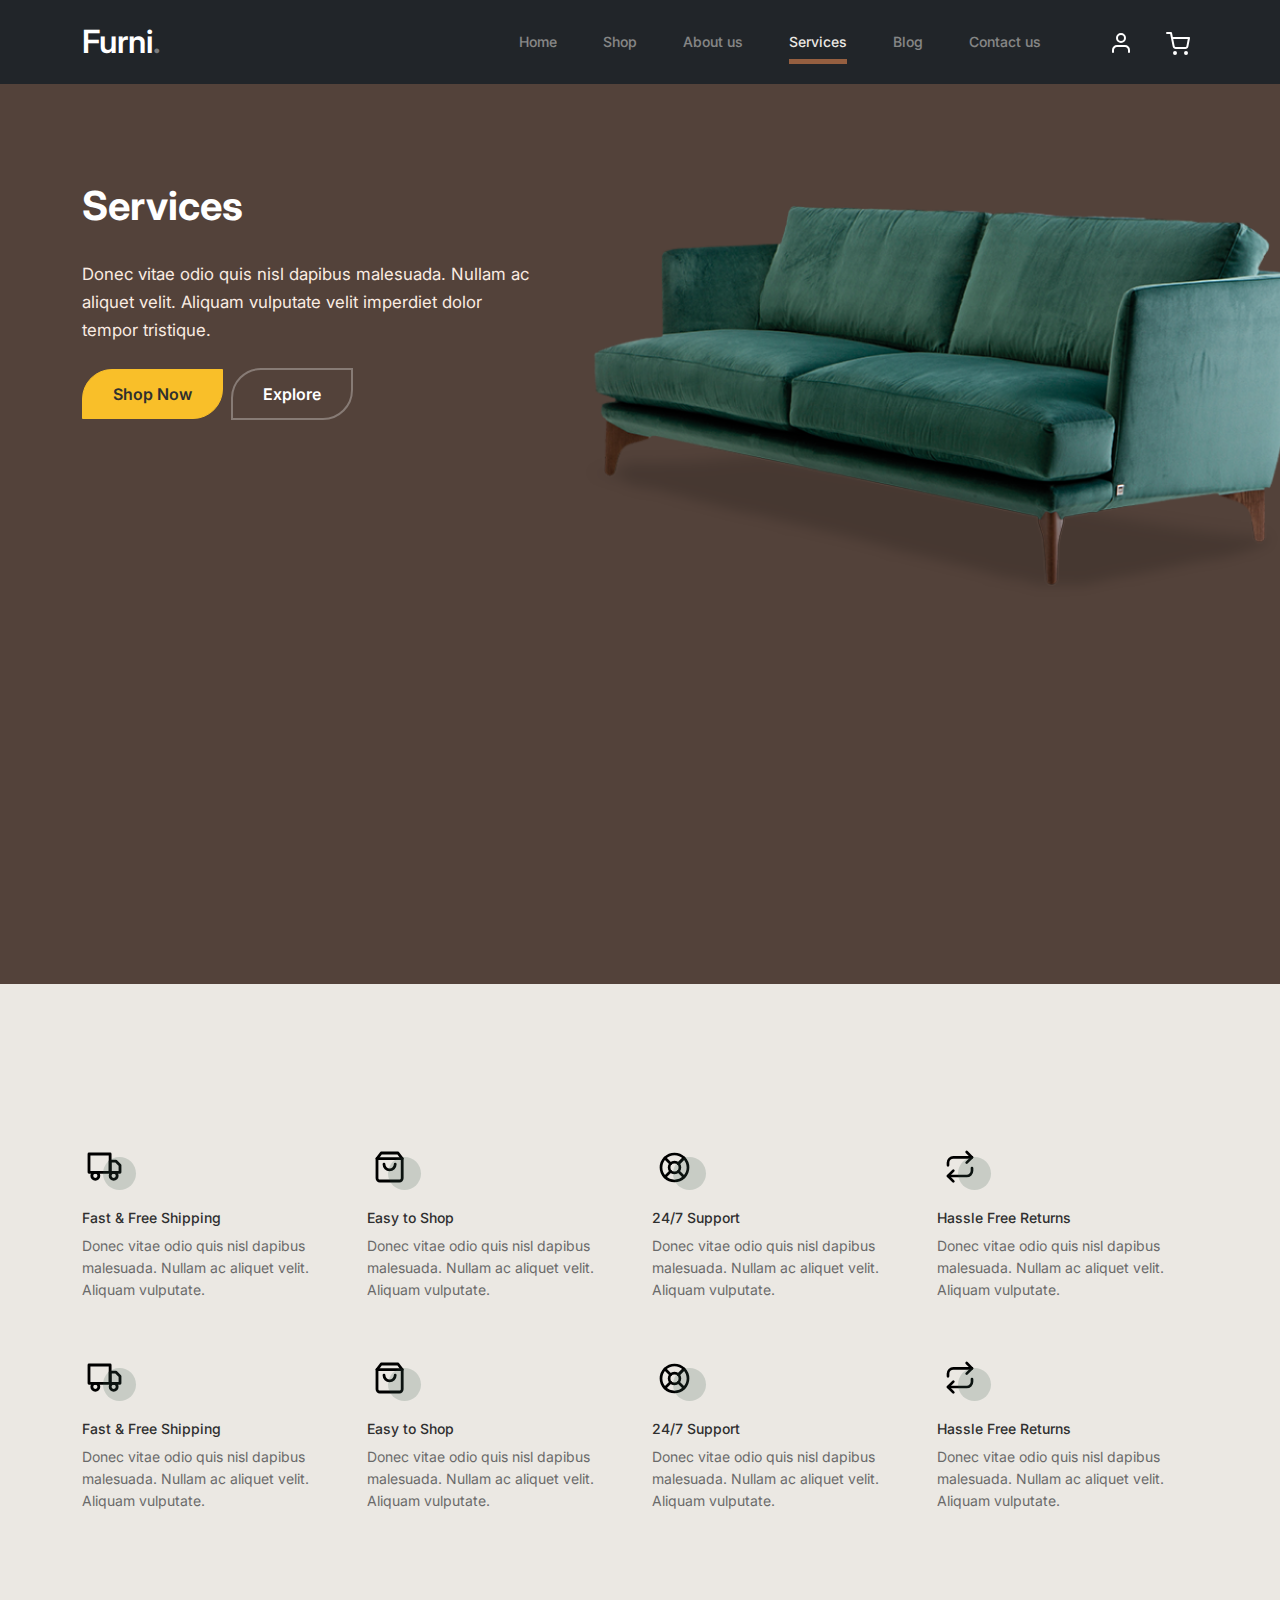
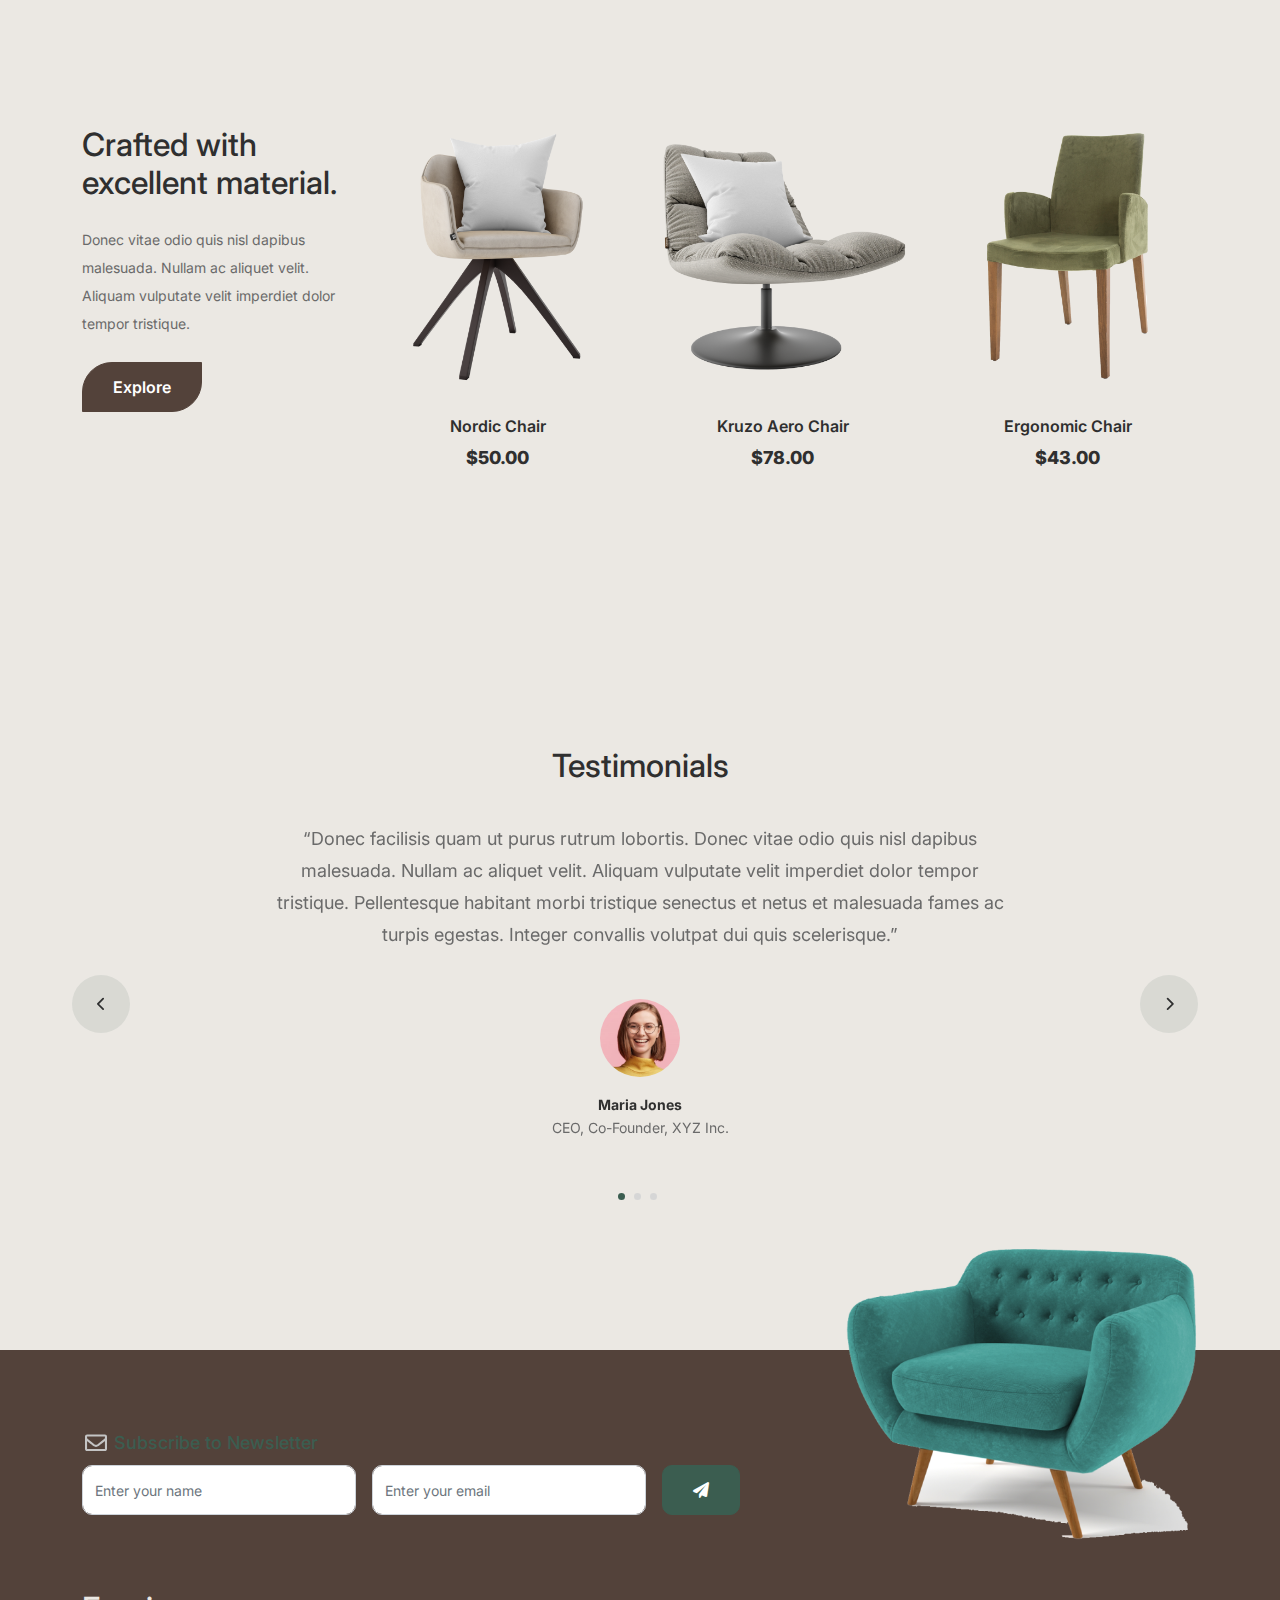
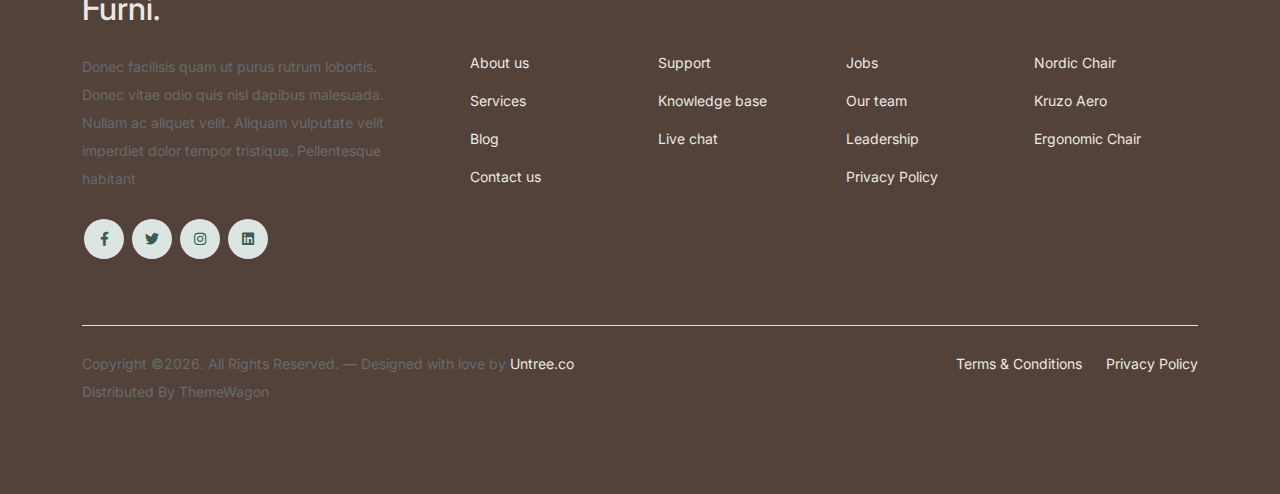
<file: services.html>
<!-- /*
* Bootstrap 5
* Template Name: Furni
* Template Author: Untree.co
* Template URI: https://untree.co/
* License: https://creativecommons.org/licenses/by/3.0/
*/ -->
<!doctype html>
<html lang="en">
<head>
  <meta charset="utf-8">
  <meta name="viewport" content="width=device-width, initial-scale=1, shrink-to-fit=no">
  <meta name="author" content="Untree.co">
  <link rel="shortcut icon" href="favicon.png">

  <meta name="description" content="" />
  <meta name="keywords" content="bootstrap, bootstrap4" />

		<!-- Bootstrap CSS -->
		<link href="css/bootstrap.min.css" rel="stylesheet">
		<link href="https://cdnjs.cloudflare.com/ajax/libs/font-awesome/6.0.0-beta3/css/all.min.css" rel="stylesheet">
		<link href="css/tiny-slider.css" rel="stylesheet">
		<link href="css/style.css" rel="stylesheet">
		<title>Furni Free Bootstrap 5 Template for Furniture and Interior Design Websites by Untree.co </title>
	</head>

	<body>

		<!-- Start Header/Navigation -->
		<nav class="custom-navbar navbar navbar navbar-expand-md navbar-dark bg-dark" arial-label="Furni navigation bar">

			<div class="container">
				<a class="navbar-brand" href="index.html">Furni<span>.</span></a>

				<button class="navbar-toggler" type="button" data-bs-toggle="collapse" data-bs-target="#navbarsFurni" aria-controls="navbarsFurni" aria-expanded="false" aria-label="Toggle navigation">
					<span class="navbar-toggler-icon"></span>
				</button>

				<div class="collapse navbar-collapse" id="navbarsFurni">
					<ul class="custom-navbar-nav navbar-nav ms-auto mb-2 mb-md-0">
						<li class="nav-item">
							<a class="nav-link" href="index.html">Home</a>
						</li>
						<li><a class="nav-link" href="shop.html">Shop</a></li>
						<li><a class="nav-link" href="about.html">About us</a></li>
						<li class="active"><a class="nav-link" href="services.html">Services</a></li>
						<li><a class="nav-link" href="blog.html">Blog</a></li>
						<li><a class="nav-link" href="contact.html">Contact us</a></li>
					</ul>

					<ul class="custom-navbar-cta navbar-nav mb-2 mb-md-0 ms-5">
						<li><a class="nav-link" href="#"><img src="images/user.svg"></a></li>
						<li><a class="nav-link" href="cart.html"><img src="images/cart.svg"></a></li>
					</ul>
				</div>
			</div>
				
		</nav>
		<!-- End Header/Navigation -->

		<!-- Start Hero Section -->
			<div class="hero">
				<div class="container">
					<div class="row justify-content-between">
						<div class="col-lg-5">
							<div class="intro-excerpt">
								<h1>Services</h1>
								<p class="mb-4">Donec vitae odio quis nisl dapibus malesuada. Nullam ac aliquet velit. Aliquam vulputate velit imperdiet dolor tempor tristique.</p>
								<p><a href="" class="btn btn-secondary me-2">Shop Now</a><a href="#" class="btn btn-white-outline">Explore</a></p>
							</div>
						</div>
						<div class="col-lg-7">
							<div class="hero-img-wrap">
								<img src="images/couch.png" class="img-fluid">
							</div>
						</div>
					</div>
				</div>
			</div>
		<!-- End Hero Section -->

		

		<!-- Start Why Choose Us Section -->
		<div class="why-choose-section">
			<div class="container">
				
				
				<div class="row my-5">
					<div class="col-6 col-md-6 col-lg-3 mb-4">
						<div class="feature">
							<div class="icon">
								<img src="images/truck.svg" alt="Image" class="imf-fluid">
							</div>
							<h3>Fast &amp; Free Shipping</h3>
							<p>Donec vitae odio quis nisl dapibus malesuada. Nullam ac aliquet velit. Aliquam vulputate.</p>
						</div>
					</div>

					<div class="col-6 col-md-6 col-lg-3 mb-4">
						<div class="feature">
							<div class="icon">
								<img src="images/bag.svg" alt="Image" class="imf-fluid">
							</div>
							<h3>Easy to Shop</h3>
							<p>Donec vitae odio quis nisl dapibus malesuada. Nullam ac aliquet velit. Aliquam vulputate.</p>
						</div>
					</div>

					<div class="col-6 col-md-6 col-lg-3 mb-4">
						<div class="feature">
							<div class="icon">
								<img src="images/support.svg" alt="Image" class="imf-fluid">
							</div>
							<h3>24/7 Support</h3>
							<p>Donec vitae odio quis nisl dapibus malesuada. Nullam ac aliquet velit. Aliquam vulputate.</p>
						</div>
					</div>

					<div class="col-6 col-md-6 col-lg-3 mb-4">
						<div class="feature">
							<div class="icon">
								<img src="images/return.svg" alt="Image" class="imf-fluid">
							</div>
							<h3>Hassle Free Returns</h3>
							<p>Donec vitae odio quis nisl dapibus malesuada. Nullam ac aliquet velit. Aliquam vulputate.</p>
						</div>
					</div>

					<div class="col-6 col-md-6 col-lg-3 mb-4">
						<div class="feature">
							<div class="icon">
								<img src="images/truck.svg" alt="Image" class="imf-fluid">
							</div>
							<h3>Fast &amp; Free Shipping</h3>
							<p>Donec vitae odio quis nisl dapibus malesuada. Nullam ac aliquet velit. Aliquam vulputate.</p>
						</div>
					</div>

					<div class="col-6 col-md-6 col-lg-3 mb-4">
						<div class="feature">
							<div class="icon">
								<img src="images/bag.svg" alt="Image" class="imf-fluid">
							</div>
							<h3>Easy to Shop</h3>
							<p>Donec vitae odio quis nisl dapibus malesuada. Nullam ac aliquet velit. Aliquam vulputate.</p>
						</div>
					</div>

					<div class="col-6 col-md-6 col-lg-3 mb-4">
						<div class="feature">
							<div class="icon">
								<img src="images/support.svg" alt="Image" class="imf-fluid">
							</div>
							<h3>24/7 Support</h3>
							<p>Donec vitae odio quis nisl dapibus malesuada. Nullam ac aliquet velit. Aliquam vulputate.</p>
						</div>
					</div>

					<div class="col-6 col-md-6 col-lg-3 mb-4">
						<div class="feature">
							<div class="icon">
								<img src="images/return.svg" alt="Image" class="imf-fluid">
							</div>
							<h3>Hassle Free Returns</h3>
							<p>Donec vitae odio quis nisl dapibus malesuada. Nullam ac aliquet velit. Aliquam vulputate.</p>
						</div>
					</div>

				</div>
			
			</div>
		</div>
		<!-- End Why Choose Us Section -->

		<!-- Start Product Section -->
		<div class="product-section pt-0">
			<div class="container">
				<div class="row">

					<!-- Start Column 1 -->
					<div class="col-md-12 col-lg-3 mb-5 mb-lg-0">
						<h2 class="mb-4 section-title">Crafted with excellent material.</h2>
						<p class="mb-4">Donec vitae odio quis nisl dapibus malesuada. Nullam ac aliquet velit. Aliquam vulputate velit imperdiet dolor tempor tristique. </p>
						<p><a href="#" class="btn">Explore</a></p>
					</div> 
					<!-- End Column 1 -->

					<!-- Start Column 2 -->
					<div class="col-12 col-md-4 col-lg-3 mb-5 mb-md-0">
						<a class="product-item" href="#">
							<img src="images/product-1.png" class="img-fluid product-thumbnail">
							<h3 class="product-title">Nordic Chair</h3>
							<strong class="product-price">$50.00</strong>

							<span class="icon-cross">
								<img src="images/cross.svg" class="img-fluid">
							</span>
						</a>
					</div> 
					<!-- End Column 2 -->

					<!-- Start Column 3 -->
					<div class="col-12 col-md-4 col-lg-3 mb-5 mb-md-0">
						<a class="product-item" href="#">
							<img src="images/product-2.png" class="img-fluid product-thumbnail">
							<h3 class="product-title">Kruzo Aero Chair</h3>
							<strong class="product-price">$78.00</strong>

							<span class="icon-cross">
								<img src="images/cross.svg" class="img-fluid">
							</span>
						</a>
					</div>
					<!-- End Column 3 -->

					<!-- Start Column 4 -->
					<div class="col-12 col-md-4 col-lg-3 mb-5 mb-md-0">
						<a class="product-item" href="#">
							<img src="images/product-3.png" class="img-fluid product-thumbnail">
							<h3 class="product-title">Ergonomic Chair</h3>
							<strong class="product-price">$43.00</strong>

							<span class="icon-cross">
								<img src="images/cross.svg" class="img-fluid">
							</span>
						</a>
					</div>
					<!-- End Column 4 -->

				</div>
			</div>
		</div>
		<!-- End Product Section -->

		

		<!-- Start Testimonial Slider -->
		<div class="testimonial-section before-footer-section">
			<div class="container">
				<div class="row">
					<div class="col-lg-7 mx-auto text-center">
						<h2 class="section-title">Testimonials</h2>
					</div>
				</div>

				<div class="row justify-content-center">
					<div class="col-lg-12">
						<div class="testimonial-slider-wrap text-center">

							<div id="testimonial-nav">
								<span class="prev" data-controls="prev"><span class="fa fa-chevron-left"></span></span>
								<span class="next" data-controls="next"><span class="fa fa-chevron-right"></span></span>
							</div>

							<div class="testimonial-slider">
								
								<div class="item">
									<div class="row justify-content-center">
										<div class="col-lg-8 mx-auto">

											<div class="testimonial-block text-center">
												<blockquote class="mb-5">
													<p>&ldquo;Donec facilisis quam ut purus rutrum lobortis. Donec vitae odio quis nisl dapibus malesuada. Nullam ac aliquet velit. Aliquam vulputate velit imperdiet dolor tempor tristique. Pellentesque habitant morbi tristique senectus et netus et malesuada fames ac turpis egestas. Integer convallis volutpat dui quis scelerisque.&rdquo;</p>
												</blockquote>

												<div class="author-info">
													<div class="author-pic">
														<img src="images/person-1.png" alt="Maria Jones" class="img-fluid">
													</div>
													<h3 class="font-weight-bold">Maria Jones</h3>
													<span class="position d-block mb-3">CEO, Co-Founder, XYZ Inc.</span>
												</div>
											</div>

										</div>
									</div>
								</div> 
								<!-- END item -->

								<div class="item">
									<div class="row justify-content-center">
										<div class="col-lg-8 mx-auto">

											<div class="testimonial-block text-center">
												<blockquote class="mb-5">
													<p>&ldquo;Donec facilisis quam ut purus rutrum lobortis. Donec vitae odio quis nisl dapibus malesuada. Nullam ac aliquet velit. Aliquam vulputate velit imperdiet dolor tempor tristique. Pellentesque habitant morbi tristique senectus et netus et malesuada fames ac turpis egestas. Integer convallis volutpat dui quis scelerisque.&rdquo;</p>
												</blockquote>

												<div class="author-info">
													<div class="author-pic">
														<img src="images/person-1.png" alt="Maria Jones" class="img-fluid">
													</div>
													<h3 class="font-weight-bold">Maria Jones</h3>
													<span class="position d-block mb-3">CEO, Co-Founder, XYZ Inc.</span>
												</div>
											</div>

										</div>
									</div>
								</div> 
								<!-- END item -->

								<div class="item">
									<div class="row justify-content-center">
										<div class="col-lg-8 mx-auto">

											<div class="testimonial-block text-center">
												<blockquote class="mb-5">
													<p>&ldquo;Donec facilisis quam ut purus rutrum lobortis. Donec vitae odio quis nisl dapibus malesuada. Nullam ac aliquet velit. Aliquam vulputate velit imperdiet dolor tempor tristique. Pellentesque habitant morbi tristique senectus et netus et malesuada fames ac turpis egestas. Integer convallis volutpat dui quis scelerisque.&rdquo;</p>
												</blockquote>

												<div class="author-info">
													<div class="author-pic">
														<img src="images/person-1.png" alt="Maria Jones" class="img-fluid">
													</div>
													<h3 class="font-weight-bold">Maria Jones</h3>
													<span class="position d-block mb-3">CEO, Co-Founder, XYZ Inc.</span>
												</div>
											</div>

										</div>
									</div>
								</div> 
								<!-- END item -->

							</div>

						</div>
					</div>
				</div>
			</div>
		</div>
		<!-- End Testimonial Slider -->

		

		<!-- Start Footer Section -->
		<footer class="footer-section">
			<div class="container relative">

				<div class="sofa-img">
					<img src="images/sofa.png" alt="Image" class="img-fluid">
				</div>

				<div class="row">
					<div class="col-lg-8">
						<div class="subscription-form">
							<h3 class="d-flex align-items-center"><span class="me-1"><img src="images/envelope-outline.svg" alt="Image" class="img-fluid"></span><span>Subscribe to Newsletter</span></h3>

							<form action="#" class="row g-3">
								<div class="col-auto">
									<input type="text" class="form-control" placeholder="Enter your name">
								</div>
								<div class="col-auto">
									<input type="email" class="form-control" placeholder="Enter your email">
								</div>
								<div class="col-auto">
									<button class="btn btn-primary">
										<span class="fa fa-paper-plane"></span>
									</button>
								</div>
							</form>

						</div>
					</div>
				</div>

				<div class="row g-5 mb-5">
					<div class="col-lg-4">
						<div class="mb-4 footer-logo-wrap"><a href="#" class="footer-logo">Furni<span>.</span></a></div>
						<p class="mb-4">Donec facilisis quam ut purus rutrum lobortis. Donec vitae odio quis nisl dapibus malesuada. Nullam ac aliquet velit. Aliquam vulputate velit imperdiet dolor tempor tristique. Pellentesque habitant</p>

						<ul class="list-unstyled custom-social">
							<li><a href="#"><span class="fa fa-brands fa-facebook-f"></span></a></li>
							<li><a href="#"><span class="fa fa-brands fa-twitter"></span></a></li>
							<li><a href="#"><span class="fa fa-brands fa-instagram"></span></a></li>
							<li><a href="#"><span class="fa fa-brands fa-linkedin"></span></a></li>
						</ul>
					</div>

					<div class="col-lg-8">
						<div class="row links-wrap">
							<div class="col-6 col-sm-6 col-md-3">
								<ul class="list-unstyled">
									<li><a href="#">About us</a></li>
									<li><a href="#">Services</a></li>
									<li><a href="#">Blog</a></li>
									<li><a href="#">Contact us</a></li>
								</ul>
							</div>

							<div class="col-6 col-sm-6 col-md-3">
								<ul class="list-unstyled">
									<li><a href="#">Support</a></li>
									<li><a href="#">Knowledge base</a></li>
									<li><a href="#">Live chat</a></li>
								</ul>
							</div>

							<div class="col-6 col-sm-6 col-md-3">
								<ul class="list-unstyled">
									<li><a href="#">Jobs</a></li>
									<li><a href="#">Our team</a></li>
									<li><a href="#">Leadership</a></li>
									<li><a href="#">Privacy Policy</a></li>
								</ul>
							</div>

							<div class="col-6 col-sm-6 col-md-3">
								<ul class="list-unstyled">
									<li><a href="#">Nordic Chair</a></li>
									<li><a href="#">Kruzo Aero</a></li>
									<li><a href="#">Ergonomic Chair</a></li>
								</ul>
							</div>
						</div>
					</div>

				</div>

				<div class="border-top copyright">
					<div class="row pt-4">
						<div class="col-lg-6">
							<p class="mb-2 text-center text-lg-start">Copyright &copy;<script>document.write(new Date().getFullYear());</script>. All Rights Reserved. &mdash; Designed with love by <a href="https://untree.co">Untree.co</a> Distributed By <a hreff="https://themewagon.com">ThemeWagon</a> <!-- License information: https://untree.co/license/ -->
            </p>
						</div>

						<div class="col-lg-6 text-center text-lg-end">
							<ul class="list-unstyled d-inline-flex ms-auto">
								<li class="me-4"><a href="#">Terms &amp; Conditions</a></li>
								<li><a href="#">Privacy Policy</a></li>
							</ul>
						</div>

					</div>
				</div>

			</div>
		</footer>
		<!-- End Footer Section -->	


		<script src="js/bootstrap.bundle.min.js"></script>
		<script src="js/tiny-slider.js"></script>
		<script src="js/custom.js"></script>
	</body>

</html>
</file>
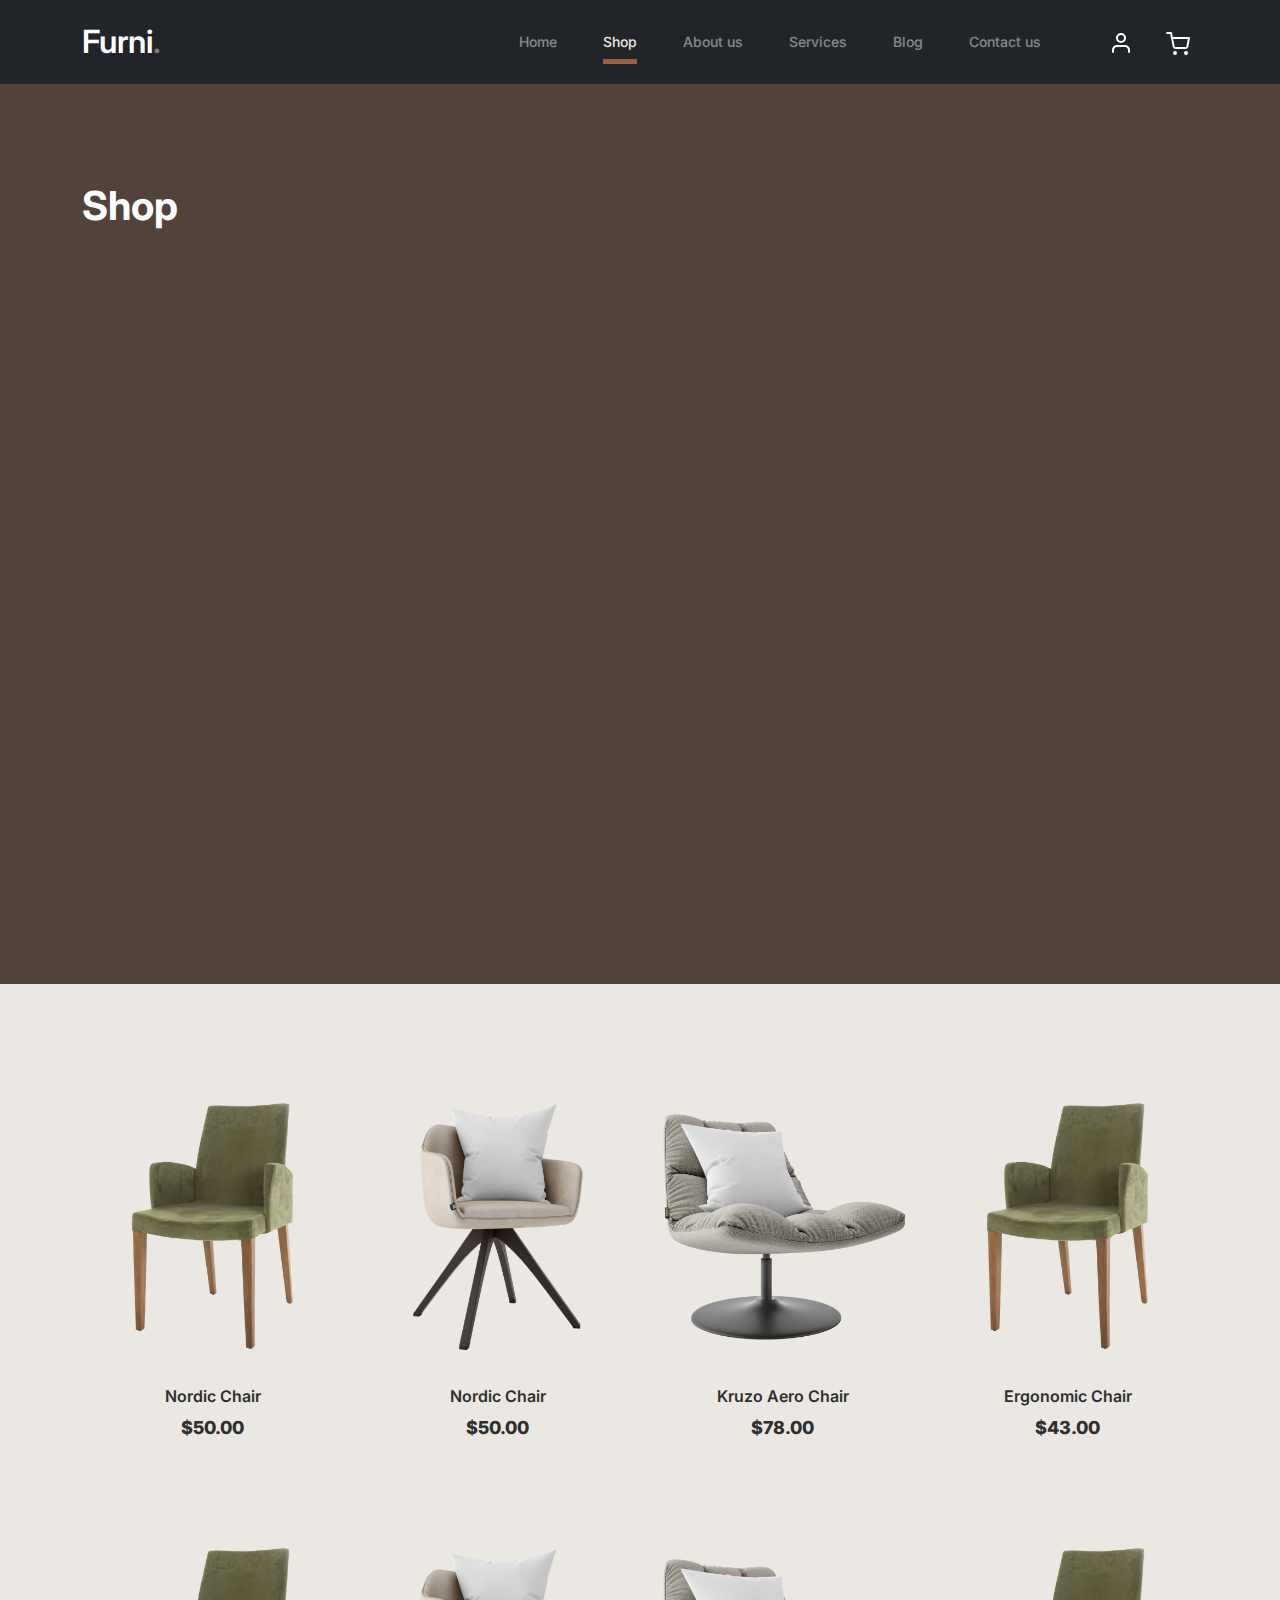
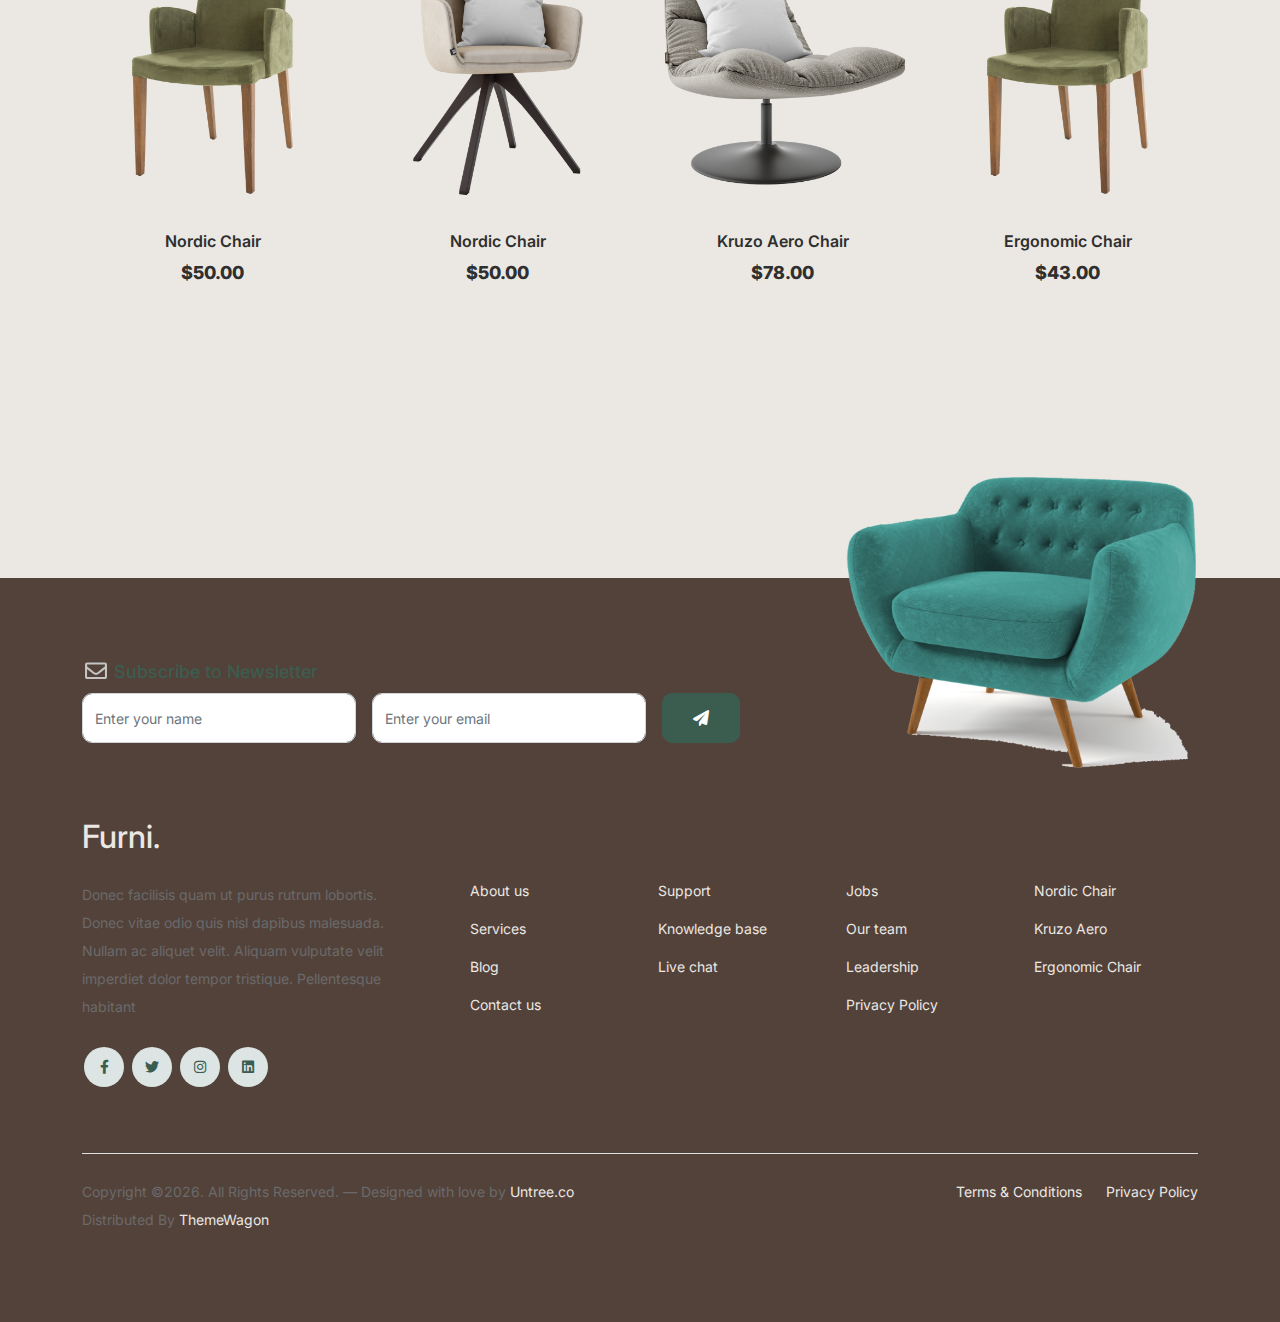
<file: shop.html>
<!-- /*
* Bootstrap 5
* Template Name: Furni
* Template Author: Untree.co
* Template URI: https://untree.co/
* License: https://creativecommons.org/licenses/by/3.0/
*/ -->
<!doctype html>
<html lang="en">
<head>
  <meta charset="utf-8">
  <meta name="viewport" content="width=device-width, initial-scale=1, shrink-to-fit=no">
  <meta name="author" content="Untree.co">
  <link rel="shortcut icon" href="favicon.png">

  <meta name="description" content="" />
  <meta name="keywords" content="bootstrap, bootstrap4" />

		<!-- Bootstrap CSS -->
		<link href="css/bootstrap.min.css" rel="stylesheet">
		<link href="https://cdnjs.cloudflare.com/ajax/libs/font-awesome/6.0.0-beta3/css/all.min.css" rel="stylesheet">
		<link href="css/tiny-slider.css" rel="stylesheet">
		<link href="css/style.css" rel="stylesheet">
		<title>Furni Free Bootstrap 5 Template for Furniture and Interior Design Websites by Untree.co </title>
	</head>

	<body>

		<!-- Start Header/Navigation -->
		<nav class="custom-navbar navbar navbar navbar-expand-md navbar-dark bg-dark" arial-label="Furni navigation bar">

			<div class="container">
				<a class="navbar-brand" href="index.html">Furni<span>.</span></a>

				<button class="navbar-toggler" type="button" data-bs-toggle="collapse" data-bs-target="#navbarsFurni" aria-controls="navbarsFurni" aria-expanded="false" aria-label="Toggle navigation">
					<span class="navbar-toggler-icon"></span>
				</button>

				<div class="collapse navbar-collapse" id="navbarsFurni">
					<ul class="custom-navbar-nav navbar-nav ms-auto mb-2 mb-md-0">
						<li class="nav-item ">
							<a class="nav-link" href="index.html">Home</a>
						</li>
						<li class="active"><a class="nav-link" href="shop.html">Shop</a></li>
						<li><a class="nav-link" href="about.html">About us</a></li>
						<li><a class="nav-link" href="services.html">Services</a></li>
						<li><a class="nav-link" href="blog.html">Blog</a></li>
						<li><a class="nav-link" href="contact.html">Contact us</a></li>
					</ul>

					<ul class="custom-navbar-cta navbar-nav mb-2 mb-md-0 ms-5">
						<li><a class="nav-link" href="#"><img src="images/user.svg"></a></li>
						<li><a class="nav-link" href="cart.html"><img src="images/cart.svg"></a></li>
					</ul>
				</div>
			</div>
				
		</nav>
		<!-- End Header/Navigation -->

		<!-- Start Hero Section -->
			<div class="hero">
				<div class="container">
					<div class="row justify-content-between">
						<div class="col-lg-5">
							<div class="intro-excerpt">
								<h1>Shop</h1>
							</div>
						</div>
						<div class="col-lg-7">
							
						</div>
					</div>
				</div>
			</div>
		<!-- End Hero Section -->

		

		<div class="untree_co-section product-section before-footer-section">
		    <div class="container">
		      	<div class="row">

		      		<!-- Start Column 1 -->
					<div class="col-12 col-md-4 col-lg-3 mb-5">
						<a class="product-item" href="#">
							<img src="images/product-3.png" class="img-fluid product-thumbnail">
							<h3 class="product-title">Nordic Chair</h3>
							<strong class="product-price">$50.00</strong>

							<span class="icon-cross">
								<img src="images/cross.svg" class="img-fluid">
							</span>
						</a>
					</div> 
					<!-- End Column 1 -->
						
					<!-- Start Column 2 -->
					<div class="col-12 col-md-4 col-lg-3 mb-5">
						<a class="product-item" href="#">
							<img src="images/product-1.png" class="img-fluid product-thumbnail">
							<h3 class="product-title">Nordic Chair</h3>
							<strong class="product-price">$50.00</strong>

							<span class="icon-cross">
								<img src="images/cross.svg" class="img-fluid">
							</span>
						</a>
					</div> 
					<!-- End Column 2 -->

					<!-- Start Column 3 -->
					<div class="col-12 col-md-4 col-lg-3 mb-5">
						<a class="product-item" href="#">
							<img src="images/product-2.png" class="img-fluid product-thumbnail">
							<h3 class="product-title">Kruzo Aero Chair</h3>
							<strong class="product-price">$78.00</strong>

							<span class="icon-cross">
								<img src="images/cross.svg" class="img-fluid">
							</span>
						</a>
					</div>
					<!-- End Column 3 -->

					<!-- Start Column 4 -->
					<div class="col-12 col-md-4 col-lg-3 mb-5">
						<a class="product-item" href="#">
							<img src="images/product-3.png" class="img-fluid product-thumbnail">
							<h3 class="product-title">Ergonomic Chair</h3>
							<strong class="product-price">$43.00</strong>

							<span class="icon-cross">
								<img src="images/cross.svg" class="img-fluid">
							</span>
						</a>
					</div>
					<!-- End Column 4 -->


					<!-- Start Column 1 -->
					<div class="col-12 col-md-4 col-lg-3 mb-5">
						<a class="product-item" href="#">
							<img src="images/product-3.png" class="img-fluid product-thumbnail">
							<h3 class="product-title">Nordic Chair</h3>
							<strong class="product-price">$50.00</strong>

							<span class="icon-cross">
								<img src="images/cross.svg" class="img-fluid">
							</span>
						</a>
					</div> 
					<!-- End Column 1 -->
						
					<!-- Start Column 2 -->
					<div class="col-12 col-md-4 col-lg-3 mb-5">
						<a class="product-item" href="#">
							<img src="images/product-1.png" class="img-fluid product-thumbnail">
							<h3 class="product-title">Nordic Chair</h3>
							<strong class="product-price">$50.00</strong>

							<span class="icon-cross">
								<img src="images/cross.svg" class="img-fluid">
							</span>
						</a>
					</div> 
					<!-- End Column 2 -->

					<!-- Start Column 3 -->
					<div class="col-12 col-md-4 col-lg-3 mb-5">
						<a class="product-item" href="#">
							<img src="images/product-2.png" class="img-fluid product-thumbnail">
							<h3 class="product-title">Kruzo Aero Chair</h3>
							<strong class="product-price">$78.00</strong>

							<span class="icon-cross">
								<img src="images/cross.svg" class="img-fluid">
							</span>
						</a>
					</div>
					<!-- End Column 3 -->

					<!-- Start Column 4 -->
					<div class="col-12 col-md-4 col-lg-3 mb-5">
						<a class="product-item" href="#">
							<img src="images/product-3.png" class="img-fluid product-thumbnail">
							<h3 class="product-title">Ergonomic Chair</h3>
							<strong class="product-price">$43.00</strong>

							<span class="icon-cross">
								<img src="images/cross.svg" class="img-fluid">
							</span>
						</a>
					</div>
					<!-- End Column 4 -->

		      	</div>
		    </div>
		</div>


		<!-- Start Footer Section -->
		<footer class="footer-section">
			<div class="container relative">

				<div class="sofa-img">
					<img src="images/sofa.png" alt="Image" class="img-fluid">
				</div>

				<div class="row">
					<div class="col-lg-8">
						<div class="subscription-form">
							<h3 class="d-flex align-items-center"><span class="me-1"><img src="images/envelope-outline.svg" alt="Image" class="img-fluid"></span><span>Subscribe to Newsletter</span></h3>

							<form action="#" class="row g-3">
								<div class="col-auto">
									<input type="text" class="form-control" placeholder="Enter your name">
								</div>
								<div class="col-auto">
									<input type="email" class="form-control" placeholder="Enter your email">
								</div>
								<div class="col-auto">
									<button class="btn btn-primary">
										<span class="fa fa-paper-plane"></span>
									</button>
								</div>
							</form>

						</div>
					</div>
				</div>

				<div class="row g-5 mb-5">
					<div class="col-lg-4">
						<div class="mb-4 footer-logo-wrap"><a href="#" class="footer-logo">Furni<span>.</span></a></div>
						<p class="mb-4">Donec facilisis quam ut purus rutrum lobortis. Donec vitae odio quis nisl dapibus malesuada. Nullam ac aliquet velit. Aliquam vulputate velit imperdiet dolor tempor tristique. Pellentesque habitant</p>

						<ul class="list-unstyled custom-social">
							<li><a href="#"><span class="fa fa-brands fa-facebook-f"></span></a></li>
							<li><a href="#"><span class="fa fa-brands fa-twitter"></span></a></li>
							<li><a href="#"><span class="fa fa-brands fa-instagram"></span></a></li>
							<li><a href="#"><span class="fa fa-brands fa-linkedin"></span></a></li>
						</ul>
					</div>

					<div class="col-lg-8">
						<div class="row links-wrap">
							<div class="col-6 col-sm-6 col-md-3">
								<ul class="list-unstyled">
									<li><a href="#">About us</a></li>
									<li><a href="#">Services</a></li>
									<li><a href="#">Blog</a></li>
									<li><a href="#">Contact us</a></li>
								</ul>
							</div>

							<div class="col-6 col-sm-6 col-md-3">
								<ul class="list-unstyled">
									<li><a href="#">Support</a></li>
									<li><a href="#">Knowledge base</a></li>
									<li><a href="#">Live chat</a></li>
								</ul>
							</div>

							<div class="col-6 col-sm-6 col-md-3">
								<ul class="list-unstyled">
									<li><a href="#">Jobs</a></li>
									<li><a href="#">Our team</a></li>
									<li><a href="#">Leadership</a></li>
									<li><a href="#">Privacy Policy</a></li>
								</ul>
							</div>

							<div class="col-6 col-sm-6 col-md-3">
								<ul class="list-unstyled">
									<li><a href="#">Nordic Chair</a></li>
									<li><a href="#">Kruzo Aero</a></li>
									<li><a href="#">Ergonomic Chair</a></li>
								</ul>
							</div>
						</div>
					</div>

				</div>

				<div class="border-top copyright">
					<div class="row pt-4">
						<div class="col-lg-6">
							<p class="mb-2 text-center text-lg-start">Copyright &copy;<script>document.write(new Date().getFullYear());</script>. All Rights Reserved. &mdash; Designed with love by <a href="https://untree.co">Untree.co</a>  Distributed By <a href="https://themewagon.com">ThemeWagon</a> <!-- License information: https://untree.co/license/ -->
            </p>
						</div>

						<div class="col-lg-6 text-center text-lg-end">
							<ul class="list-unstyled d-inline-flex ms-auto">
								<li class="me-4"><a href="#">Terms &amp; Conditions</a></li>
								<li><a href="#">Privacy Policy</a></li>
							</ul>
						</div>

					</div>
				</div>

			</div>
		</footer>
		<!-- End Footer Section -->	


		<script src="js/bootstrap.bundle.min.js"></script>
		<script src="js/tiny-slider.js"></script>
		<script src="js/custom.js"></script>
	</body>

</html>
</file>
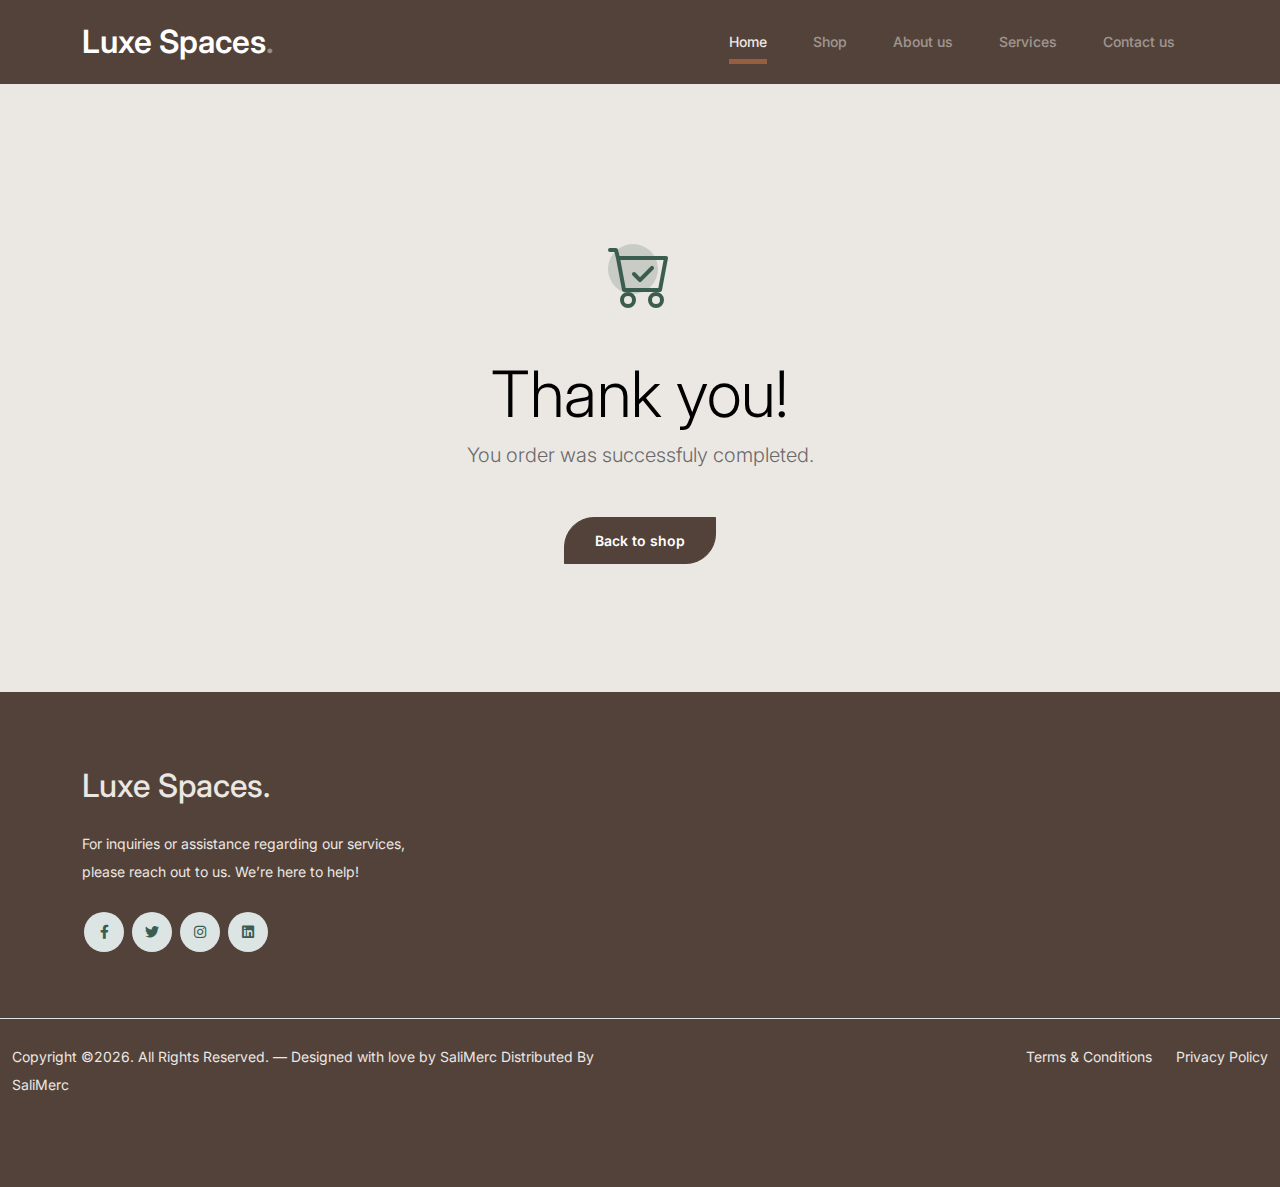
<file: thankyou.html>
<!-- /*
* Bootstrap 5
* Template Name: Furni
* Template Author: Untree.co
* Template URI: https://untree.co/
* License: https://creativecommons.org/licenses/by/3.0/
*/ -->
<!doctype html>
<html lang="en">
<head>
  <meta charset="utf-8">
  <meta name="viewport" content="width=device-width, initial-scale=1, shrink-to-fit=no">
  <meta name="author" content="Untree.co">
  <link rel="shortcut icon" href="./images/myimages/logo.png">

  <meta name="description" content="" />
  <meta name="interior design" content="bootstrap, bootstrap4" />

		<!-- Bootstrap CSS -->
		<link href="css/bootstrap.min.css" rel="stylesheet">
		<link href="https://cdnjs.cloudflare.com/ajax/libs/font-awesome/6.0.0-beta3/css/all.min.css" rel="stylesheet">
		<link href="css/tiny-slider.css" rel="stylesheet">
		<link href="css/style.css" rel="stylesheet">
		<title>Luxe Spaces </title>
	</head>


	<body>

		<!-- Start Header/Navigation -->
		<nav class="custom-navbar navbar navbar navbar-expand-md navbar-dark" arial-label="Furni navigation bar">

			<div class="container">
				<a class="navbar-brand" href="index.html">Luxe Spaces<span>.</span></a>

				<button class="navbar-toggler" type="button" data-bs-toggle="collapse" data-bs-target="#navbarsFurni" aria-controls="navbarsFurni" aria-expanded="false" aria-label="Toggle navigation">
					<span class="navbar-toggler-icon"></span>
				</button>

				<div class="collapse navbar-collapse" id="navbarsFurni">
					<ul class="custom-navbar-nav navbar-nav ms-auto mb-2 mb-md-0">
						<li class="nav-item active">
							<a class="nav-link" href="index.html">Home</a>
						</li>
<!--						<li><a class="nav-link" href="shop.html">Shop</a></li>-->
						<li><a class="nav-link" href="#product-section">Shop</a></li>
<!--						<li><a class="nav-link" href="about.html">About us</a></li>-->
						<li><a class="nav-link" href="#why-choose-us-section">About us</a></li>
<!--						<li><a class="nav-link" href="services.html">Services</a></li>-->
						<li><a class="nav-link" href="#we-help-section">Services</a></li>
<!--						<li><a class="nav-link" href="blog.html">Blog</a></li>-->
<!--						<li><a class="nav-link" href="contact.html">Contact us</a></li>-->
						<li><a class="nav-link" href="#contact-section">Contact us</a></li>
					</ul>

<!--					<ul class="custom-navbar-cta navbar-nav mb-2 mb-md-0 ms-5">-->
<!--						<li><a class="nav-link" href="#"><img src="images/user.svg"></a></li>-->
<!--						<li><a class="nav-link" href="cart.html"><img src="images/cart.svg"></a></li>-->
<!--					</ul>-->
				</div>
			</div>

		</nav>
<!--		commented navbar-->
<!--		<nav class="custom-navbar navbar navbar navbar-expand-md navbar-dark bg-dark" arial-label="Furni navigation bar">-->

<!--			<div class="container">-->
<!--				<a class="navbar-brand" href="index.html">Furni<span>.</span></a>-->

<!--				<button class="navbar-toggler" type="button" data-bs-toggle="collapse" data-bs-target="#navbarsFurni" aria-controls="navbarsFurni" aria-expanded="false" aria-label="Toggle navigation">-->
<!--					<span class="navbar-toggler-icon"></span>-->
<!--				</button>-->

<!--				<div class="collapse navbar-collapse" id="navbarsFurni">-->
<!--					<ul class="custom-navbar-nav navbar-nav ms-auto mb-2 mb-md-0">-->
<!--						<li class="nav-item ">-->
<!--							<a class="nav-link" href="index.html">Home</a>-->
<!--						</li>-->
<!--						<li><a class="nav-link" href="shop.html">Shop</a></li>-->
<!--						<li><a class="nav-link" href="about.html">About us</a></li>-->
<!--						<li><a class="nav-link" href="services.html">Services</a></li>-->
<!--						<li><a class="nav-link" href="blog.html">Blog</a></li>-->
<!--						<li><a class="nav-link" href="contact.html">Contact us</a></li>-->
<!--					</ul>-->

<!--					<ul class="custom-navbar-cta navbar-nav mb-2 mb-md-0 ms-5">-->
<!--						<li><a class="nav-link" href="#"><img src="images/user.svg"></a></li>-->
<!--						<li><a class="nav-link" href="cart.html"><img src="images/cart.svg"></a></li>-->
<!--					</ul>-->
<!--				</div>-->
<!--			</div>-->
<!--				-->
<!--		</nav>-->
		<!-- End Header/Navigation -->

		<!-- Start Hero Section -->
<!--			<div class="hero">-->
<!--				<div class="container">-->
<!--					<div class="row justify-content-between">-->
<!--						<div class="col-lg-5">-->
<!--							<div class="intro-excerpt">-->
<!--								<h1>Cart</h1>-->
<!--							</div>-->
<!--						</div>-->
<!--						<div class="col-lg-7">-->
<!--							-->
<!--						</div>-->
<!--					</div>-->
<!--				</div>-->
<!--			</div>-->
		<!-- End Hero Section -->

		

		<div class="untree_co-section">
    <div class="container">
      <div class="row">
        <div class="col-md-12 text-center pt-5">
          <span class="display-3 thankyou-icon text-primary">
            <svg width="1em" height="1em" viewBox="0 0 16 16" class="bi bi-cart-check mb-5" fill="currentColor" xmlns="http://www.w3.org/2000/svg">
              <path fill-rule="evenodd" d="M11.354 5.646a.5.5 0 0 1 0 .708l-3 3a.5.5 0 0 1-.708 0l-1.5-1.5a.5.5 0 1 1 .708-.708L8 8.293l2.646-2.647a.5.5 0 0 1 .708 0z"/>
              <path fill-rule="evenodd" d="M0 1.5A.5.5 0 0 1 .5 1H2a.5.5 0 0 1 .485.379L2.89 3H14.5a.5.5 0 0 1 .491.592l-1.5 8A.5.5 0 0 1 13 12H4a.5.5 0 0 1-.491-.408L2.01 3.607 1.61 2H.5a.5.5 0 0 1-.5-.5zM3.102 4l1.313 7h8.17l1.313-7H3.102zM5 12a2 2 0 1 0 0 4 2 2 0 0 0 0-4zm7 0a2 2 0 1 0 0 4 2 2 0 0 0 0-4zm-7 1a1 1 0 1 0 0 2 1 1 0 0 0 0-2zm7 0a1 1 0 1 0 0 2 1 1 0 0 0 0-2z"/>
            </svg>
          </span>
          <h2 class="display-3 text-black">Thank you!</h2>
          <p class="lead mb-5">You order was successfuly completed.</p>
          <p><a href="index.html" class="btn btn-sm btn-outline-black">Back to shop</a></p>
        </div>
      </div>
    </div>
  </div>

		<!-- Start Footer Section -->
		<footer class="footer-section container-fluid" id="contact-section">
			<div class="container relative">

<!--				<div class="sofa-img">-->
<!--					<img src="images/sofa.png" alt="Image" class="img-fluid">-->
<!--				</div>-->

<!--				<div class="row">-->
<!--					<div class="col-lg-8">-->
<!--						<div class="subscription-form">-->
<!--							<h3 class="d-flex align-items-center"><span class="me-1"><img src="images/envelope-outline.svg" alt="Image" class="img-fluid"></span><span>Subscribe to Newsletter</span></h3>-->

<!--							<form action="#" class="row g-3">-->
<!--								<div class="col-auto">-->
<!--									<input type="text" class="form-control" placeholder="Enter your name">-->
<!--								</div>-->
<!--								<div class="col-auto">-->
<!--									<input type="email" class="form-control" placeholder="Enter your email">-->
<!--								</div>-->
<!--								<div class="col-auto">-->
<!--									<button class="btn btn-primary">-->
<!--										<span class="fa fa-paper-plane"></span>-->
<!--									</button>-->
<!--								</div>-->
<!--							</form>-->

<!--						</div>-->
<!--					</div>-->
<!--				</div>-->

				<div class="row g-5 mb-5">
					<div class="col-lg-4">
						<div class="mb-4 footer-logo-wrap"><a href="#" class="footer-logo">Luxe Spaces<span>.</span></a></div>
						<p class="mb-4" id="copypara">For inquiries or assistance regarding our services, please reach out to us. We’re here to help!</p>

						<ul class="list-unstyled custom-social">
							<li><a href="#"><span class="fa fa-brands fa-facebook-f"></span></a></li>
							<li><a href="#"><span class="fa fa-brands fa-twitter"></span></a></li>
							<li><a href="#"><span class="fa fa-brands fa-instagram"></span></a></li>
							<li><a href="#"><span class="fa fa-brands fa-linkedin"></span></a></li>
						</ul>
					</div>

<!--					<div class="col-lg-8">-->
<!--						<div class="row links-wrap">-->
<!--							<div class="col-6 col-sm-6 col-md-3">-->
<!--								<ul class="list-unstyled">-->
<!--									<li><a href="#">About us</a></li>-->
<!--									<li><a href="#">Services</a></li>-->
<!--&lt;!&ndash;									<li><a href="#">Blog</a></li>&ndash;&gt;-->
<!--									<li><a href="#">Contact us</a></li>-->
<!--								</ul>-->
<!--							</div>-->

<!--							<div class="col-6 col-sm-6 col-md-3">-->
<!--								<ul class="list-unstyled">-->
<!--									<li><a href="#">Support</a></li>-->
<!--									<li><a href="#">Knowledge base</a></li>-->
<!--									<li><a href="#">Live chat</a></li>-->
<!--								</ul>-->
<!--							</div>-->

<!--							<div class="col-6 col-sm-6 col-md-3">-->
<!--								<ul class="list-unstyled">-->
<!--									<li><a href="#">Jobs</a></li>-->
<!--									<li><a href="#">Our team</a></li>-->
<!--									<li><a href="#">Leadership</a></li>-->
<!--									<li><a href="#">Privacy Policy</a></li>-->
<!--								</ul>-->
<!--							</div>-->

<!--							<div class="col-6 col-sm-6 col-md-3">-->
<!--								<ul class="list-unstyled">-->
<!--									<li><a href="#">Nordic Chair</a></li>-->
<!--									<li><a href="#">Kruzo Aero</a></li>-->
<!--									<li><a href="#">Ergonomic Chair</a></li>-->
<!--								</ul>-->
<!--							</div>-->
						</div>
					</div>

				</div>

				<div class="border-top copyright container-fluid" id="copyright">
					<div class="row pt-4">
						<div class="col-lg-6">
							<p class="mb-2 text-center text-lg-start" id="copypara">Copyright &copy;<script>document.write(new Date().getFullYear());</script>. All Rights Reserved. &mdash; Designed with love by <a href="https://github.com/SaliMerc">SaliMerc</a> Distributed By <a hreff="https://github.com/SaliMerc">SaliMerc</a>  <!-- License information: https://untree.co/license/ -->
            </p>
						</div>

						<div class="col-lg-6 text-center text-lg-end">
							<ul class="list-unstyled d-inline-flex ms-auto">
								<li class="me-4"><a href="#">Terms &amp; Conditions</a></li>
								<li><a href="#">Privacy Policy</a></li>
							</ul>
						</div>

					</div>
				</div>

			</div>
		</footer>
<!--		commented footer-->
<!--		<footer class="footer-section">-->
<!--			<div class="container relative">-->

<!--				<div class="sofa-img">-->
<!--					<img src="images/sofa.png" alt="Image" class="img-fluid">-->
<!--				</div>-->

<!--				<div class="row">-->
<!--					<div class="col-lg-8">-->
<!--						<div class="subscription-form">-->
<!--							<h3 class="d-flex align-items-center"><span class="me-1"><img src="images/envelope-outline.svg" alt="Image" class="img-fluid"></span><span>Subscribe to Newsletter</span></h3>-->

<!--							<form action="#" class="row g-3">-->
<!--								<div class="col-auto">-->
<!--									<input type="text" class="form-control" placeholder="Enter your name">-->
<!--								</div>-->
<!--								<div class="col-auto">-->
<!--									<input type="email" class="form-control" placeholder="Enter your email">-->
<!--								</div>-->
<!--								<div class="col-auto">-->
<!--									<button class="btn btn-primary">-->
<!--										<span class="fa fa-paper-plane"></span>-->
<!--									</button>-->
<!--								</div>-->
<!--							</form>-->

<!--						</div>-->
<!--					</div>-->
<!--				</div>-->

<!--				<div class="row g-5 mb-5">-->
<!--					<div class="col-lg-4">-->
<!--						<div class="mb-4 footer-logo-wrap"><a href="#" class="footer-logo">Furni<span>.</span></a></div>-->
<!--						<p class="mb-4">Donec facilisis quam ut purus rutrum lobortis. Donec vitae odio quis nisl dapibus malesuada. Nullam ac aliquet velit. Aliquam vulputate velit imperdiet dolor tempor tristique. Pellentesque habitant</p>-->

<!--						<ul class="list-unstyled custom-social">-->
<!--							<li><a href="#"><span class="fa fa-brands fa-facebook-f"></span></a></li>-->
<!--							<li><a href="#"><span class="fa fa-brands fa-twitter"></span></a></li>-->
<!--							<li><a href="#"><span class="fa fa-brands fa-instagram"></span></a></li>-->
<!--							<li><a href="#"><span class="fa fa-brands fa-linkedin"></span></a></li>-->
<!--						</ul>-->
<!--					</div>-->

<!--					<div class="col-lg-8">-->
<!--						<div class="row links-wrap">-->
<!--							<div class="col-6 col-sm-6 col-md-3">-->
<!--								<ul class="list-unstyled">-->
<!--									<li><a href="#">About us</a></li>-->
<!--									<li><a href="#">Services</a></li>-->
<!--									<li><a href="#">Blog</a></li>-->
<!--									<li><a href="#">Contact us</a></li>-->
<!--								</ul>-->
<!--							</div>-->

<!--							<div class="col-6 col-sm-6 col-md-3">-->
<!--								<ul class="list-unstyled">-->
<!--									<li><a href="#">Support</a></li>-->
<!--									<li><a href="#">Knowledge base</a></li>-->
<!--									<li><a href="#">Live chat</a></li>-->
<!--								</ul>-->
<!--							</div>-->

<!--							<div class="col-6 col-sm-6 col-md-3">-->
<!--								<ul class="list-unstyled">-->
<!--									<li><a href="#">Jobs</a></li>-->
<!--									<li><a href="#">Our team</a></li>-->
<!--									<li><a href="#">Leadership</a></li>-->
<!--									<li><a href="#">Privacy Policy</a></li>-->
<!--								</ul>-->
<!--							</div>-->

<!--							<div class="col-6 col-sm-6 col-md-3">-->
<!--								<ul class="list-unstyled">-->
<!--									<li><a href="#">Nordic Chair</a></li>-->
<!--									<li><a href="#">Kruzo Aero</a></li>-->
<!--									<li><a href="#">Ergonomic Chair</a></li>-->
<!--								</ul>-->
<!--							</div>-->
<!--						</div>-->
<!--					</div>-->

<!--				</div>-->

<!--				<div class="border-top copyright">-->
<!--					<div class="row pt-4">-->
<!--						<div class="col-lg-6">-->
<!--							<p class="mb-2 text-center text-lg-start">Copyright &copy;<script>document.write(new Date().getFullYear());</script>. All Rights Reserved. &mdash; Designed with love by <a href="https://untree.co">Untree.co</a> Distributed By <a href="https://themewagon.com">ThemeWagon</a> &lt;!&ndash; License information: https://untree.co/license/ &ndash;&gt;-->
<!--            </p>-->
<!--						</div>-->

<!--						<div class="col-lg-6 text-center text-lg-end">-->
<!--							<ul class="list-unstyled d-inline-flex ms-auto">-->
<!--								<li class="me-4"><a href="#">Terms &amp; Conditions</a></li>-->
<!--								<li><a href="#">Privacy Policy</a></li>-->
<!--							</ul>-->
<!--						</div>-->

<!--					</div>-->
<!--				</div>-->

<!--			</div>-->
<!--		</footer>-->
		<!-- End Footer Section -->	


		<script src="js/bootstrap.bundle.min.js"></script>
		<script src="js/tiny-slider.js"></script>
		<script src="js/custom.js"></script>
	</body>

</html>
</file>
<file: css/tiny-slider.css>
.tns-outer{padding:0 !important}.tns-outer [hidden]{display:none !important}.tns-outer [aria-controls],.tns-outer [data-action]{cursor:pointer}.tns-slider{-webkit-transition:all 0s;-moz-transition:all 0s;transition:all 0s}.tns-slider>.tns-item{-webkit-box-sizing:border-box;-moz-box-sizing:border-box;box-sizing:border-box}.tns-horizontal.tns-subpixel{white-space:nowrap}.tns-horizontal.tns-subpixel>.tns-item{display:inline-block;vertical-align:top;white-space:normal}.tns-horizontal.tns-no-subpixel:after{content:'';display:table;clear:both}.tns-horizontal.tns-no-subpixel>.tns-item{float:left}.tns-horizontal.tns-carousel.tns-no-subpixel>.tns-item{margin-right:-100%}.tns-no-calc{position:relative;left:0}.tns-gallery{position:relative;left:0;min-height:1px}.tns-gallery>.tns-item{position:absolute;left:-100%;-webkit-transition:transform 0s, opacity 0s;-moz-transition:transform 0s, opacity 0s;transition:transform 0s, opacity 0s}.tns-gallery>.tns-slide-active{position:relative;left:auto !important}.tns-gallery>.tns-moving{-webkit-transition:all 0.25s;-moz-transition:all 0.25s;transition:all 0.25s}.tns-autowidth{display:inline-block}.tns-lazy-img{-webkit-transition:opacity 0.6s;-moz-transition:opacity 0.6s;transition:opacity 0.6s;opacity:0.6}.tns-lazy-img.tns-complete{opacity:1}.tns-ah{-webkit-transition:height 0s;-moz-transition:height 0s;transition:height 0s}.tns-ovh{overflow:hidden}.tns-visually-hidden{position:absolute;left:-10000em}.tns-transparent{opacity:0;visibility:hidden}.tns-fadeIn{opacity:1;filter:alpha(opacity=100);z-index:0}.tns-normal,.tns-fadeOut{opacity:0;filter:alpha(opacity=0);z-index:-1}.tns-vpfix{white-space:nowrap}.tns-vpfix>div,.tns-vpfix>li{display:inline-block}.tns-t-subp2{margin:0 auto;width:310px;position:relative;height:10px;overflow:hidden}.tns-t-ct{width:2333.3333333%;width:-webkit-calc(100% * 70 / 3);width:-moz-calc(100% * 70 / 3);width:calc(100% * 70 / 3);position:absolute;right:0}.tns-t-ct:after{content:'';display:table;clear:both}.tns-t-ct>div{width:1.4285714%;width:-webkit-calc(100% / 70);width:-moz-calc(100% / 70);width:calc(100% / 70);height:10px;float:left}

/*# sourceMappingURL=sourcemaps/tiny-slider.css.map */
</file>
<file: css/style.css>
/*
* Template Name: UntreeStore
* Template Author: Untree.co
* Author URI: https://untree.co/
* License: https://creativecommons.org/licenses/by/3.0/
*/
@import url("https://fonts.googleapis.com/css2?family=Inter:wght@400;500;600;700;800&display=swap");
body {
  overflow-x: hidden;
  position: relative; }

body {
  font-family: "Inter", sans-serif;
  font-weight: 400;
  line-height: 28px;
  color: #6a6a6a;
  font-size: 14px;
  background-color: #ebe8e3; }
/*.nav-hero{*/
/*  background-image: url("images/myimages/couch2.jpg");*/
/*}*/
/*.mb-4{*/
/*  color: #ebe8e3;*/
/*}*/
a {
  text-decoration: none;
  -webkit-transition: .3s all ease;
  -o-transition: .3s all ease;
  transition: .3s all ease;
  color: #ebe8e3;
  text-decoration: underline; }
  a:hover {
    color: #955f40;
    text-decoration: none; }
  a.more {
    font-weight: 600; }

.custom-navbar {
  /*background: #3b5d50 !important;*/
  padding-top: 20px;
  padding-bottom: 20px;
background-color: #53423a;}

  .custom-navbar .navbar-brand {
    font-size: 32px;
    font-weight: 600; }
    .custom-navbar .navbar-brand > span {
      opacity: .4; }
  .custom-navbar .navbar-toggler {
    border-color: transparent; }
    .custom-navbar .navbar-toggler:active, .custom-navbar .navbar-toggler:focus {
      -webkit-box-shadow: none;
      box-shadow: none;
      outline: none; }
  @media (min-width: 992px) {
    .custom-navbar .custom-navbar-nav li {
      margin-left: 15px;
      margin-right: 15px; } }
  .custom-navbar .custom-navbar-nav li a {
    font-weight: 500;
    color: #ebe8e3 !important;
    opacity: .5;
    -webkit-transition: .3s all ease;
    -o-transition: .3s all ease;
    transition: .3s all ease;
    position: relative; }
    @media (min-width: 768px) {
      .custom-navbar .custom-navbar-nav li a:before {
        content: "";
        position: absolute;
        bottom: 0;
        left: 8px;
        right: 8px;
        background: #955f40;
        height: 5px;
        opacity: 1;
        visibility: visible;
        width: 0;
        -webkit-transition: .15s all ease-out;
        -o-transition: .15s all ease-out;
        transition: .15s all ease-out; } }
    .custom-navbar .custom-navbar-nav li a:hover {
      opacity: 1; }
      .custom-navbar .custom-navbar-nav li a:hover:before {
        width: calc(100% - 16px); }
  .custom-navbar .custom-navbar-nav li.active a {
    opacity: 1; }
    .custom-navbar .custom-navbar-nav li.active a:before {
      width: calc(100% - 16px); }
  .custom-navbar .custom-navbar-cta {
    margin-left: 0 !important;
    -webkit-box-orient: horizontal;
    -webkit-box-direction: normal;
    -ms-flex-direction: row;
    flex-direction: row; }
    @media (min-width: 768px) {
      .custom-navbar .custom-navbar-cta {
        margin-left: 40px !important; } }
    .custom-navbar .custom-navbar-cta li {
      margin-left: 0px;
      margin-right: 0px; }
      .custom-navbar .custom-navbar-cta li:first-child {
        margin-right: 20px; }

.hero {
  /*background: #3b5d50;*/
  background-color: #53423a;
  min-height: 100vh;
  /*background-image: url("images/myimages/transparent sofa.png");*/
  /*position: sticky;*/
  padding: calc(4rem - 30px) 0 0rem 0; }
  @media (min-width: 768px) {
    .hero {
      padding: calc(4rem - 30px) 0 4rem 0; } }
  @media (min-width: 992px) {
    .hero {
      padding: calc(8rem - 30px) 0 8rem 0; } }
  .hero .intro-excerpt {
    position: relative;
    z-index: 4; }
    @media (min-width: 992px) {
      .hero .intro-excerpt {
        max-width: 450px; } }
  .hero h1 {
    font-weight: 700;
    color: #ffffff;
    margin-bottom: 30px; }
    @media (min-width: 1400px) {
      .hero h1 {
        font-size: 54px; } }
  .hero p {
    color: #faece2;
    font-size: 1.2em;
    margin-botom: 30px; }
  .hero .hero-img-wrap {
    position: relative; }
    .hero .hero-img-wrap img {
      position: relative;
      top: 0px;
      right: 0px;
      z-index: 2;
      max-width: 780px;
      left: -20px; }
      @media (min-width: 768px) {
        .hero .hero-img-wrap img {
          right: 0px;
          left: -100px; } }
      @media (min-width: 992px) {
        .hero .hero-img-wrap img {
          left: 0px;
          top: -80px;
          position: absolute;
          right: -50px; } }
      @media (min-width: 1200px) {
        .hero .hero-img-wrap img {
          left: 0px;
          top: -80px;
          right: -100px; } }
    .hero .hero-img-wrap:after {
      content: "";
      position: absolute;
      width: 255px;
      height: 217px;
      /*background-image: url("../images/dots-light.svg");*/
      background-size: contain;
      background-repeat: no-repeat;
      right: -100px;
      top: -0px; }
      @media (min-width: 1200px) {
        .hero .hero-img-wrap:after {
          top: -40px; } }
#hero-image{
  animation: float 2s ease-in-out infinite;
}
@keyframes float {
  0%{
    transform: translateY(0);
  }
   50%{
    transform: translateY(-20px);
  }
   100%{
    transform: translateY(0);
  }
}

.btn {
  font-weight: 600;
  padding: 12px 30px;
  border-radius: 30px 0 30px 0;
  color: #ffffff;
  background: #53423a;
  border-color: #53423a; }
  .btn:hover {
    color: #ffffff;
    background: #222222;
    border-color: #222222; }
  .btn:active, .btn:focus {
    outline: none !important;
    -webkit-box-shadow: none;
    box-shadow: none; }
  .btn.btn-primary {
    background: #3b5d50;
    border-color: #3b5d50; }
    .btn.btn-primary:hover {
      background: #314d43;
      border-color: #314d43; }
  .btn.btn-secondary {
    color: #2f2f2f;
    background: #f9bf29;
    border-color: #f9bf29; }
    .btn.btn-secondary:hover {
      background: #f8b810;
      border-color: #f8b810; }
  .btn.btn-white-outline {
    background: transparent;
    border-width: 2px;
    border-color: rgba(255, 255, 255, 0.3); }
    .btn.btn-white-outline:hover {
      border-color: white;
      color: #ffffff; }

.section-title {
  color: #2f2f2f; }

.product-section {
  padding: 7rem 0; }
  .product-section .product-item {
    text-align: center;
    text-decoration: none;
    display: block;
    position: relative;
    padding-bottom: 50px;
    cursor: pointer; }
    .product-section .product-item .product-thumbnail {
      margin-bottom: 30px;
      position: relative;
      top: 0;
      -webkit-transition: .3s all ease;
      -o-transition: .3s all ease;
      transition: .3s all ease; }
    .product-section .product-item h3 {
      font-weight: 600;
      font-size: 16px; }
    .product-section .product-item strong {
      font-weight: 800 !important;
      font-size: 18px !important; }
    .product-section .product-item h3, .product-section .product-item strong {
      color: #2f2f2f;
      text-decoration: none; }
    .product-section .product-item .icon-cross {
      position: absolute;
      width: 35px;
      height: 35px;
      display: inline-block;
      background: #2f2f2f;
      bottom: 15px;
      left: 50%;
      -webkit-transform: translateX(-50%);
      -ms-transform: translateX(-50%);
      transform: translateX(-50%);
      margin-bottom: -17.5px;
      border-radius: 50%;
      opacity: 0;
      visibility: hidden;
      -webkit-transition: .3s all ease;
      -o-transition: .3s all ease;
      transition: .3s all ease; }
      .product-section .product-item .icon-cross img {
        position: absolute;
        left: 50%;
        top: 50%;
        -webkit-transform: translate(-50%, -50%);
        -ms-transform: translate(-50%, -50%);
        transform: translate(-50%, -50%); }
    .product-section .product-item:before {
      bottom: 0;
      left: 0;
      right: 0;
      position: absolute;
      content: "";
      background: #bbb6b4;
      height: 0%;
      z-index: -2;
      border-radius: 70px 0 70px 0;
      -webkit-transition: .5s ease-in-out;
      -o-transition: .5s ease-in-out;
      transition: .5s ease-in-out; }
    .product-section .product-item:hover .product-thumbnail {
      top: -20px; }
    .product-section .product-item:hover .icon-cross {
      bottom: 0;
      opacity: 1;
      /*visibility: visible;*/
    }
    .product-section .product-item:hover:before {
      height: 70%; }
/*#cart-1:hover{*/
/*  background-color: #c2b8b5;*/
/*  transition: 2s ease-in;*/
/*}*/
.why-choose-section {
  padding: 7rem 0; }
  .why-choose-section .img-wrap {
    position: relative; }
    .why-choose-section .img-wrap:before {
      position: absolute;
      content: "";
      width: 255px;
      height: 217px;
      /*background-image: url("../images/dots-yellow.svg");*/
      background-repeat: no-repeat;
      background-size: contain;
      -webkit-transform: translate(-40%, -40%);
      -ms-transform: translate(-40%, -40%);
      transform: translate(-40%, -40%);
      z-index: -1;

    }
    .why-choose-section .img-wrap img {
      border-radius: 20px;
      /*animation: float 3s ease-in-out infinite*/
    }
    .why-icon{
      animation: float 3s ease-in-out infinite
    }
    @keyframes float {
      0%{
        transform: translateX(0);
      }
      50%{
        transform: translateX(-10px);
      }
      100%{
        transform: translateX(0);
      }
    }
#big-image{
  border-radius: 100px 0 100px 0;
   &:hover{
    scale: 1.1;
    transition: 2s;
  }
}
#smaller-image{
  border-radius: 0 100px 0 100px;
  &:hover{
    scale: 1.1;
    transition: 2s;
  }
}
.feature {
  margin-bottom: 30px; }
  .feature .icon {
    display: inline-block;
    position: relative;
    margin-bottom: 20px; }
    .feature .icon:before {
      content: "";
      width: 33px;
      height: 33px;
      position: absolute;
      background: rgba(59, 93, 80, 0.2);
      border-radius: 50%;
      right: -8px;
      bottom: 0; }
  .feature h3 {
    font-size: 14px;
    color: #2f2f2f; }
  .feature p {
    font-size: 14px;
    line-height: 22px;
    color: #6a6a6a; }

.we-help-section {
  padding: 7rem 0; }
  .we-help-section .imgs-grid {
    display: -ms-grid;
    display: grid;
    -ms-grid-columns: (1fr)[27];
    grid-template-columns: repeat(27, 1fr);
    position: relative; }
    .we-help-section .imgs-grid:before {
      position: absolute;
      content: "";
      width: 255px;
      height: 217px;
      /*background-image: url("../images/dots-green.svg");*/
      background-size: contain;
      background-repeat: no-repeat;
      -webkit-transform: translate(-40%, -40%);
      -ms-transform: translate(-40%, -40%);
      transform: translate(-40%, -40%);
      z-index: -1; }
    .we-help-section .imgs-grid .grid {
      position: relative; }
      .we-help-section .imgs-grid .grid img {
        border-radius: 20px;
        max-width: 100%; }
      .we-help-section .imgs-grid .grid.grid-1 {
        -ms-grid-column: 1;
        -ms-grid-column-span: 18;
        grid-column: 1 / span 18;
        -ms-grid-row: 1;
        -ms-grid-row-span: 27;
        grid-row: 1 / span 27; }
      .we-help-section .imgs-grid .grid.grid-2 {
        -ms-grid-column: 19;
        -ms-grid-column-span: 27;
        grid-column: 19 / span 27;
        -ms-grid-row: 1;
        -ms-grid-row-span: 5;
        grid-row: 1 / span 5;
        padding-left: 20px; }
      .we-help-section .imgs-grid .grid.grid-3 {
        -ms-grid-column: 14;
        -ms-grid-column-span: 16;
        grid-column: 14 / span 16;
        -ms-grid-row: 6;
        -ms-grid-row-span: 27;
        grid-row: 6 / span 27;
        padding-top: 20px; }

.custom-list {
  width: 100%; }
  .custom-list li {
    display: inline-block;
    width: calc(50% - 20px);
    margin-bottom: 12px;
    line-height: 1.5;
    position: relative;
    padding-left: 20px; }
    .custom-list li:before {
      content: "";
      width: 8px;
      height: 8px;
      border-radius: 50%;
      border: 2px solid #3b5d50;
      position: absolute;
      left: 0;
      top: 8px; }
/*#para-list li{*/
/*  list-style-type: none;*/
/*}*/
.popular-product {
  padding: 0 0 7rem 0; }
  .popular-product .product-item-sm h3 {
    font-size: 14px;
    font-weight: 700;
    color: #2f2f2f; }
  .popular-product .product-item-sm a {
    text-decoration: none;
    color: #2f2f2f;
    -webkit-transition: .3s all ease;
    -o-transition: .3s all ease;
    transition: .3s all ease; }
    .popular-product .product-item-sm a:hover {
      color: rgba(47, 47, 47, 0.5); }
  .popular-product .product-item-sm p {
    line-height: 1.4;
    margin-bottom: 10px;
    font-size: 14px; }
  .popular-product .product-item-sm .thumbnail {
    margin-right: 10px;
    -webkit-box-flex: 0;
    -ms-flex: 0 0 120px;
    flex: 0 0 120px;
    position: relative; }
    .popular-product .product-item-sm .thumbnail:before {
      content: "";
      position: absolute;
      border-radius: 20px;
      background: #dce5e4;
      width: 98px;
      height: 98px;
      top: 50%;
      left: 50%;
      -webkit-transform: translate(-50%, -50%);
      -ms-transform: translate(-50%, -50%);
      transform: translate(-50%, -50%);
      z-index: -1; }

.testimonial-section {
  padding: 3rem 0 7rem 0; }

.testimonial-slider-wrap {
  position: relative; }
  .testimonial-slider-wrap .tns-inner {
    padding-top: 30px; }
  .testimonial-slider-wrap .item .testimonial-block blockquote {
    font-size: 16px; }
    @media (min-width: 768px) {
      .testimonial-slider-wrap .item .testimonial-block blockquote {
        line-height: 32px;
        font-size: 18px; } }
  .testimonial-slider-wrap .item .testimonial-block .author-info .author-pic {
    margin-bottom: 20px; }
    .testimonial-slider-wrap .item .testimonial-block .author-info .author-pic img {
      max-width: 80px;
      border-radius: 50%; }
  .testimonial-slider-wrap .item .testimonial-block .author-info h3 {
    font-size: 14px;
    font-weight: 700;
    color: #2f2f2f;
    margin-bottom: 0; }
  .testimonial-slider-wrap #testimonial-nav {
    position: absolute;
    top: 50%;
    z-index: 99;
    width: 100%;
    display: none; }
    @media (min-width: 768px) {
      .testimonial-slider-wrap #testimonial-nav {
        display: block; } }
    .testimonial-slider-wrap #testimonial-nav > span {
      cursor: pointer;
      position: absolute;
      width: 58px;
      height: 58px;
      line-height: 58px;
      border-radius: 50%;
      background: rgba(59, 93, 80, 0.1);
      color: #2f2f2f;
      -webkit-transition: .3s all ease;
      -o-transition: .3s all ease;
      transition: .3s all ease; }
      .testimonial-slider-wrap #testimonial-nav > span:hover {
        background: #3b5d50;
        color: #ffffff; }
    .testimonial-slider-wrap #testimonial-nav .prev {
      left: -10px; }
    .testimonial-slider-wrap #testimonial-nav .next {
      right: 0; }
  .testimonial-slider-wrap .tns-nav {
    position: absolute;
    bottom: -50px;
    left: 50%;
    -webkit-transform: translateX(-50%);
    -ms-transform: translateX(-50%);
    transform: translateX(-50%); }
    .testimonial-slider-wrap .tns-nav button {
      background: none;
      border: none;
      display: inline-block;
      position: relative;
      width: 0 !important;
      height: 7px !important;
      margin: 2px; }
      .testimonial-slider-wrap .tns-nav button:active, .testimonial-slider-wrap .tns-nav button:focus, .testimonial-slider-wrap .tns-nav button:hover {
        outline: none;
        -webkit-box-shadow: none;
        box-shadow: none;
        background: none; }
      .testimonial-slider-wrap .tns-nav button:before {
        display: block;
        width: 7px;
        height: 7px;
        left: 0;
        top: 0;
        position: absolute;
        content: "";
        border-radius: 50%;
        -webkit-transition: .3s all ease;
        -o-transition: .3s all ease;
        transition: .3s all ease;
        background-color: #d6d6d6; }
      .testimonial-slider-wrap .tns-nav button:hover:before, .testimonial-slider-wrap .tns-nav button.tns-nav-active:before {
        background-color: #3b5d50; }

.before-footer-section {
  padding: 7rem 0 12rem 0 !important; }

.blog-section {
  padding: 7rem 0 12rem 0; }
  .blog-section .post-entry a {
    text-decoration: none; }
  .blog-section .post-entry .post-thumbnail {
    display: block;
    margin-bottom: 20px; }
    .blog-section .post-entry .post-thumbnail img {
      border-radius: 20px;
      -webkit-transition: .3s all ease;
      -o-transition: .3s all ease;
      transition: .3s all ease; }
  .blog-section .post-entry .post-content-entry {
    padding-left: 15px;
    padding-right: 15px; }
    .blog-section .post-entry .post-content-entry h3 {
      font-size: 16px;
      margin-bottom: 0;
      font-weight: 600;
      margin-bottom: 7px; }
    .blog-section .post-entry .post-content-entry .meta {
      font-size: 14px; }
      .blog-section .post-entry .post-content-entry .meta a {
        font-weight: 600; }
  .blog-section .post-entry:hover .post-thumbnail img, .blog-section .post-entry:focus .post-thumbnail img {
    opacity: .7; }

.footer-section {
  padding: 80px 0;
  background: #53423a; }
  .footer-section .relative {
    position: relative; }
  .footer-section a {
    text-decoration: none;
    color: #ebe8e3;
    -webkit-transition: .3s all ease;
    -o-transition: .3s all ease;
    transition: .3s all ease; }
    .footer-section a:hover {
      color: rgba(47, 47, 47, 0.5); }
  .footer-section .subscription-form {
    margin-bottom: 40px;
    position: relative;
    z-index: 2;
    margin-top: 100px; }
    @media (min-width: 992px) {
      .footer-section .subscription-form {
        margin-top: 0px;
        margin-bottom: 80px; } }
    .footer-section .subscription-form h3 {
      font-size: 18px;
      font-weight: 500;
      color: #3b5d50; }
    .footer-section .subscription-form .form-control {
      height: 50px;
      border-radius: 10px;
      font-family: "Inter", sans-serif; }
      .footer-section .subscription-form .form-control:active, .footer-section .subscription-form .form-control:focus {
        outline: none;
        -webkit-box-shadow: none;
        box-shadow: none;
        border-color: #3b5d50;
        -webkit-box-shadow: 0 1px 4px 0 rgba(0, 0, 0, 0.2);
        box-shadow: 0 1px 4px 0 rgba(0, 0, 0, 0.2); }
      .footer-section .subscription-form .form-control::-webkit-input-placeholder {
        font-size: 14px; }
      .footer-section .subscription-form .form-control::-moz-placeholder {
        font-size: 14px; }
      .footer-section .subscription-form .form-control:-ms-input-placeholder {
        font-size: 14px; }
      .footer-section .subscription-form .form-control:-moz-placeholder {
        font-size: 14px; }
    .footer-section .subscription-form .btn {
      border-radius: 10px !important; }
  .footer-section .sofa-img {
    position: absolute;
    top: -200px;
    z-index: 1;
    right: 0; }
    .footer-section .sofa-img img {
      max-width: 380px; }
  .footer-section .links-wrap {
    margin-top: 0px; }
    @media (min-width: 992px) {
      .footer-section .links-wrap {
        margin-top: 54px; } }
    .footer-section .links-wrap ul li {
      margin-bottom: 10px; }
  .footer-section .footer-logo-wrap .footer-logo {
    font-size: 32px;
    font-weight: 500;
    text-decoration: none;
    color: #ebe8e3; }
  .footer-section .custom-social li {
    margin: 2px;
    display: inline-block; }
    .footer-section .custom-social li a {
      width: 40px;
      height: 40px;
      text-align: center;
      line-height: 40px;
      display: inline-block;
      background: #dce5e4;
      color: #3b5d50;
      border-radius: 50%; }
      .footer-section .custom-social li a:hover {
        background: #3b5d50;
        color: #ffffff; }
  .footer-section .border-top {
    border-color: #dce5e4; }
    .footer-section .border-top.copyright {
      font-size: 14px !important; }

.untree_co-section {
  padding: 7rem 0; }

.form-control {
  height: 50px;
  border-radius: 10px;
  font-family: "Inter", sans-serif; }
  .form-control:active, .form-control:focus {
    outline: none;
    -webkit-box-shadow: none;
    box-shadow: none;
    border-color: #3b5d50;
    -webkit-box-shadow: 0 1px 4px 0 rgba(0, 0, 0, 0.2);
    box-shadow: 0 1px 4px 0 rgba(0, 0, 0, 0.2); }
  .form-control::-webkit-input-placeholder {
    font-size: 14px; }
  .form-control::-moz-placeholder {
    font-size: 14px; }
  .form-control:-ms-input-placeholder {
    font-size: 14px; }
  .form-control:-moz-placeholder {
    font-size: 14px; }

.service {
  line-height: 1.5; }
  .service .service-icon {
    border-radius: 10px;
    -webkit-box-flex: 0;
    -ms-flex: 0 0 50px;
    flex: 0 0 50px;
    height: 50px;
    line-height: 50px;
    text-align: center;
    background: #3b5d50;
    margin-right: 20px;
    color: #ffffff; }
#copypara{
  color: #ebe8e3;
}
textarea {
  height: auto !important; }

.site-blocks-table {
  overflow: auto; }
  .site-blocks-table .product-thumbnail {
    width: 200px; }
  .site-blocks-table .btn {
    padding: 2px 10px; }
  .site-blocks-table thead th {
    padding: 30px;
    text-align: center;
    border-width: 0px !important;
    vertical-align: middle;
    color: rgba(0, 0, 0, 0.8);
    font-size: 18px; }
  .site-blocks-table td {
    padding: 20px;
    text-align: center;
    vertical-align: middle;
    color: rgba(0, 0, 0, 0.8); }
  .site-blocks-table tbody tr:first-child td {
    border-top: 1px solid #3b5d50 !important; }
  .site-blocks-table .btn {
    background: none !important;
    color: #000000;
    border: none;
    height: auto !important; }

.site-block-order-table th {
  border-top: none !important;
  border-bottom-width: 1px !important; }

.site-block-order-table td, .site-block-order-table th {
  color: #000000; }

.couponcode-wrap input {
  border-radius: 10px !important; }

.text-primary {
  color: #3b5d50 !important; }

.thankyou-icon {
  position: relative;
  color: #3b5d50; }
  .thankyou-icon:before {
    position: absolute;
    content: "";
    width: 50px;
    height: 50px;
    border-radius: 50%;
    background: rgba(59, 93, 80, 0.2); }
/*#copyright{*/
/*  background-color: #53423a;*/
/*}*/
</file>
